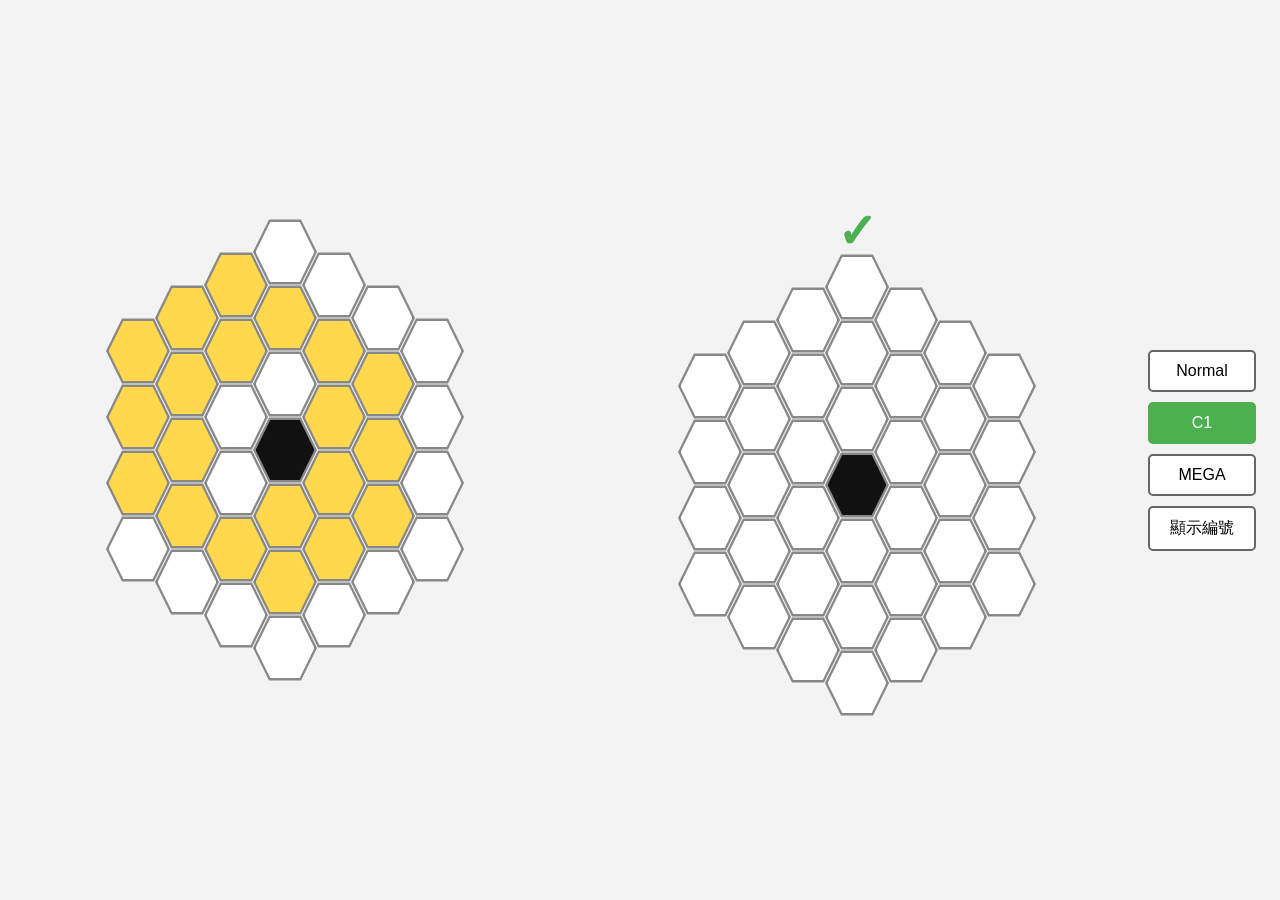
<file: 六角網格.html>
<!DOCTYPE html>
<html lang="zh-Hant">
<head>
  <meta charset="UTF-8" />
  <meta name="viewport" content="width=device-width, initial-scale=1.0" />
  <title>六角形網格切換</title>
  <style>
    body {
      margin: 0;
      min-height: 100vh;
      display: flex;
      justify-content: center;
      align-items: center;
      background: #f3f3f3;
      font-family: Arial, sans-serif;
      gap: 30px;
    }

    .container {
      display: flex;
      align-items: center;
      gap: 30px;
    }

    .boards-container {
      display: flex;
      gap: 50px;
      align-items: center;
    }

    .board-wrapper {
      display: flex;
      flex-direction: column;
      align-items: center;
      gap: 10px;
    }

    .status-indicator {
      font-size: 48px;
      font-weight: bold;
      height: 60px;
      display: flex;
      align-items: center;
      justify-content: center;
    }

    .status-indicator.valid {
      color: #4CAF50;
    }

    .status-indicator.invalid {
      color: #f44336;
    }

    .board {
      display: flex;
      flex-direction: column;
      align-items: center;
      gap: 0;
      padding: 30px;
      transform: rotate(-90deg) scaleY(-1);
      transform-origin: center center;
    }

    .row {
      display: flex;
      justify-content: center;
      margin-top: -25px;
    }

    .row:first-child {
      margin-top: 0;
    }

    .hex {
      position: relative;
      width: 64px;
      height: 74px;
      margin: 0 1px;
      background: #888;
      border: none;
      clip-path: polygon(
        25% 6%,
        75% 6%,
        100% 50%,
        75% 94%,
        25% 94%,
        0% 50%
      );
      cursor: pointer;
      box-sizing: border-box;
      transform: rotate(90deg) scaleY(-1);
      display: flex;
      justify-content: center;
      align-items: center;
    }

    .hex::before {
      content: '';
      position: absolute;
      width: 92%;
      height: 92%;
      background: white;
      clip-path: polygon(
        25% 6%,
        75% 6%,
        100% 50%,
        75% 94%,
        25% 94%,
        0% 50%
      );
      transition: background 0.2s ease;
      z-index: 0;
    }

    .hex::after {
      content: attr(data-coord);
      position: absolute;
      z-index: 1;
      font-size: 10px;
      color: #333;
      font-weight: bold;
      transform: scaleY(-1) rotate(-90deg);
      pointer-events: none;
      display: none;
    }

    .show-coords .hex::after {
      display: block;
    }

    .hex.yellow::before {
      background: #ffd84d;
    }

    .hex.black::before {
      background: #111;
    }

    .hex.gray::before {
      background: #aaa;
    }

    .hex.purple::before {
      background: #9370DB;
    }

    .hex.blue::before {
      background: #4169E1;
    }

    .hex.orange::before {
      background: #FF8C00;
    }

    .hex.purple::before {
      background: #9370DB;
    }

    .hex.green::before {
      background: #32CD32;
    }

    .hex.black {
      cursor: not-allowed;
    }

    .hex:hover:not(.black)::before {
      filter: brightness(0.95);
    }

    .controls {
      display: flex;
      flex-direction: column;
      gap: 10px;
    }

    .mode-button {
      padding: 10px 20px;
      font-size: 16px;
      cursor: pointer;
      border: 2px solid #666;
      background: white;
      border-radius: 5px;
      transition: all 0.2s;
    }

    .mode-button.active {
      background: #4CAF50;
      color: white;
      border-color: #4CAF50;
    }

    .mode-button:hover {
      background: #f0f0f0;
    }

    .mode-button.active:hover {
      background: #45a049;
    }
  </style>
</head>
<body>
  <div class="container">
    <div class="boards-container">
      <div class="board-wrapper">
        <div class="board" id="board"></div>
      </div>
      <div class="board-wrapper">
        <div class="status-indicator valid" id="statusIndicator">✓</div>
        <div class="board" id="board2"></div>
      </div>
    </div>
    <div class="controls">
      <button class="mode-button" id="normalMode">Normal</button>
      <button class="mode-button" id="c1Mode">C1</button>
      <button class="mode-button" id="megaMode">MEGA</button>
      <button class="mode-button" id="toggleCoords">顯示編號</button>
    </div>
  </div>

  <script>
    let currentMode = 'normal';
    const rowCounts = [4, 5, 6, 7, 6, 5, 4];
    const board = document.getElementById('board');
    const board2 = document.getElementById('board2');
    
    // 存储所有hex元素的映射 [row,col] -> hex element
    const hexMap = new Map();
    const hexMap2 = new Map(); // 第二个棋盘的映射
    // 存储每个hex的标记状态
    const markedHexes = new Map(); // key: "row,col", value: { gray: true, affectedCells: [...] }

    // 中央格：第4排(索引3) 的第4格(索引3)
    const centerRow = 3;
    const centerCol = 3;

    // 初始为白色的格子坐标 [行, 列]
    const whiteHexes = [
      [0,0], [1,0], [2,0], [3,0], [4,0], [5,0], [6,0],
      [2,2], [2,3],
      [3,4], [3,6],
      [4,5],
      [5,4],
      [6,1], [6,2], [6,3]
    ];

    // 创建白色格子集合用于快速查询
    const whiteSet = new Set(whiteHexes.map(([r, c]) => `${r},${c}`));

    // 获取相邻格子的坐标（C1模式影响的三个方向）
    function getAdjacentCells(row, col) {
      const adjacent = [];
      const currentRowCount = rowCounts[6 - row]; // 转换为实际的rowIndex
      
      // 六角网格的相邻关系根据行位置不同而不同
      // row 0-3: 扩展部分（行数递增）
      // row 4-6: 收缩部分（行数递减）
      
      if (row <= 3) {
        // 扩展部分：[1,3]影响[0,2][0,3][1,4]
        // 规则：row-1,col-1 / row-1,col / row,col+1
        
        if (row > 0) {
          const lowerRowCount = rowCounts[6 - (row - 1)];
          // 下方左侧：row-1, col-1
          if (col > 0 && col - 1 < lowerRowCount) {
            adjacent.push([row - 1, col - 1]);
          }
          // 下方右侧：row-1, col
          if (col < lowerRowCount) {
            adjacent.push([row - 1, col]);
          }
        }
        // 右方：row, col+1
        if (col + 1 < currentRowCount) {
          adjacent.push([row, col + 1]);
        }
      } else {
        // 收缩部分：[4,2]影响[3,2][3,3][4,3]
        // 规则：row-1,col / row-1,col+1 / row,col+1
        
        if (row > 0) {
          const lowerRowCount = rowCounts[6 - (row - 1)];
          // 下方：row-1, col
          if (col < lowerRowCount) {
            adjacent.push([row - 1, col]);
          }
          // 下方右侧：row-1, col+1
          if (col + 1 < lowerRowCount) {
            adjacent.push([row - 1, col + 1]);
          }
        }
        // 右方：row, col+1
        if (col + 1 < currentRowCount) {
          adjacent.push([row, col + 1]);
        }
      }
      
      return adjacent;
    }

    // 获取MEGA模式影响的格子坐标
    function getMegaAdjacentCells(row, col) {
      const adjacent = [];
      const currentRowCount = rowCounts[6 - row];
      
      if (row <= 3) {
        // 扩展部分：[1,3]影响[0,1][0,2][0,3][1,2][1,4][2,3][2,4][2,5]
        
        // 下方行 (row-1): col-2, col-1, col
        if (row > 0) {
          const lowerRowCount = rowCounts[6 - (row - 1)];
          if (col >= 2 && col - 2 < lowerRowCount) adjacent.push([row - 1, col - 2]);
          if (col >= 1 && col - 1 < lowerRowCount) adjacent.push([row - 1, col - 1]);
          if (col < lowerRowCount) adjacent.push([row - 1, col]);
        }
        
        // 同行 (row): col-1, col+1
        if (col >= 1) adjacent.push([row, col - 1]);
        if (col + 1 < currentRowCount) adjacent.push([row, col + 1]);
        
        // 上方行 (row+1): col, col+1, col+2
        if (row < 6) {
          const upperRowCount = rowCounts[6 - (row + 1)];
          if (col < upperRowCount) adjacent.push([row + 1, col]);
          if (col + 1 < upperRowCount) adjacent.push([row + 1, col + 1]);
          if (col + 2 < upperRowCount) adjacent.push([row + 1, col + 2]);
        }
      } else {
        // 收缩部分：row >= 4
        
        // 下方行 (row-1): col, col+1, col+2
        if (row > 0) {
          const lowerRowCount = rowCounts[6 - (row - 1)];
          if (col < lowerRowCount) adjacent.push([row - 1, col]);
          if (col + 1 < lowerRowCount) adjacent.push([row - 1, col + 1]);
          if (col + 2 < lowerRowCount) adjacent.push([row - 1, col + 2]);
        }
        
        // 同行 (row): col-1, col+1
        if (col >= 1) adjacent.push([row, col - 1]);
        if (col + 1 < currentRowCount) adjacent.push([row, col + 1]);
        
        // 上方行 (row+1): col-2, col-1, col
        if (row < 6) {
          const upperRowCount = rowCounts[6 - (row + 1)];
          if (col >= 2 && col - 2 < upperRowCount) adjacent.push([row + 1, col - 2]);
          if (col >= 1 && col - 1 < upperRowCount) adjacent.push([row + 1, col - 1]);
          if (col < upperRowCount) adjacent.push([row + 1, col]);
        }
      }
      
      return adjacent;
    }

    // 获取MEGA模式下右方棋盘应该变紫色的格子
    function getMegaRightBoardCells(row, col) {
      const cells = [];
      const currentRowCount = rowCounts[6 - row];
      
      // 同行：col-1, col
      if (col >= 1) cells.push([row, col - 1]);
      cells.push([row, col]);
      
      // 上方行的规则根据行号不同而不同
      if (row < 6) {
        const upperRowCount = rowCounts[6 - (row + 1)];
        
        if (row <= 2) {
          // row 0-2（扩展到最宽部分）：上方行对应 col, col+1
          if (col < upperRowCount) cells.push([row + 1, col]);
          if (col + 1 < upperRowCount) cells.push([row + 1, col + 1]);
        } else {
          // row 3-6（最宽行和收缩部分）：上方行对应 col-1, col
          if (col >= 1 && col - 1 < upperRowCount) cells.push([row + 1, col - 1]);
          if (col < upperRowCount) cells.push([row + 1, col]);
        }
      }
      
      return cells;
    }

    // 检查右方棋盘是否有重复标记
    function checkRightBoardConflicts() {
      const statusIndicator = document.getElementById('statusIndicator');
      let hasConflict = false;
      
      // 检查每个位置
      hexMap2.forEach((hex, key) => {
        const hasGray = hex.classList.contains('gray');
        const hasPurple = hex.classList.contains('purple');
        
        // 如果同时有灰色和紫色，就是冲突
        if (hasGray && hasPurple) {
          hasConflict = true;
        }
      });
      
      // 检查紫色是否有重复（同一个格子被多个MEGA标记）
      const purpleCount = new Map();
      markedHexes.forEach((markData, key) => {
        if (markData.rightBoardCells) {
          markData.rightBoardCells.forEach((pos) => {
            purpleCount.set(pos, (purpleCount.get(pos) || 0) + 1);
          });
        }
      });
      
      // 检查是否有位置被标记了多次
      purpleCount.forEach((count, pos) => {
        if (count > 1) {
          hasConflict = true;
        }
      });
      
      // 更新状态指示器
      if (hasConflict) {
        statusIndicator.textContent = '✗';
        statusIndicator.className = 'status-indicator invalid';
      } else {
        statusIndicator.textContent = '✓';
        statusIndicator.className = 'status-indicator valid';
      }
    }

    // 模式切换
    document.getElementById('normalMode').addEventListener('click', () => {
      currentMode = 'normal';
      document.querySelectorAll('.mode-button').forEach(btn => btn.classList.remove('active'));
      document.getElementById('normalMode').classList.add('active');
    });

    document.getElementById('c1Mode').addEventListener('click', () => {
      currentMode = 'c1';
      document.querySelectorAll('.mode-button').forEach(btn => btn.classList.remove('active'));
      document.getElementById('c1Mode').classList.add('active');
    });

    document.getElementById('megaMode').addEventListener('click', () => {
      currentMode = 'mega';
      document.querySelectorAll('.mode-button').forEach(btn => btn.classList.remove('active'));
      document.getElementById('megaMode').classList.add('active');
    });

    // 默认选中C1模式
    document.getElementById('c1Mode').classList.add('active');
    currentMode = 'c1';

    // 切换坐标显示
    document.getElementById('toggleCoords').addEventListener('click', () => {
      board.classList.toggle('show-coords');
      board2.classList.toggle('show-coords');
      const btn = document.getElementById('toggleCoords');
      if (board.classList.contains('show-coords')) {
        btn.textContent = '隱藏編號';
      } else {
        btn.textContent = '顯示編號';
      }
    });

    // 创建左方棋盘
    rowCounts.forEach((count, rowIndex) => {
      const row = document.createElement('div');
      row.className = 'row';

      for (let colIndex = 0; colIndex < count; colIndex++) {
        const hex = document.createElement('div');
        hex.className = 'hex';

        // 坐标映射：
        //  - 行号从下往上递增：actualRow = 6 - rowIndex
        //  - 列号每行从左到右递增：actualCol = colIndex
        const actualRow = 6 - rowIndex;
        const actualCol = colIndex;

        const isCenter = actualRow === centerRow && actualCol === centerCol;
        const isWhite = whiteSet.has(`${actualRow},${actualCol}`);

        // 存储坐标信息
        hex.dataset.row = actualRow;
        hex.dataset.col = actualCol;
        hex.dataset.coord = `${actualRow},${actualCol}`;
        hexMap.set(`${actualRow},${actualCol}`, hex);

        if (isCenter) {
          hex.classList.add('black');
        } else {
          // 如果不在白色列表中，初始为黄色
          if (!isWhite) {
            hex.classList.add('yellow');
          }
          
          hex.addEventListener('click', () => {
            const row = parseInt(hex.dataset.row);
            const col = parseInt(hex.dataset.col);
            const key = `${row},${col}`;

            if (currentMode === 'normal') {
              // 正常模式：切换黄色
              hex.classList.toggle('yellow');
            } else if (currentMode === 'c1') {
              // C1模式
              if (markedHexes.has(key)) {
                // 已标记，恢复原样
                const markData = markedHexes.get(key);
                hex.classList.remove('gray');
                
                // 恢复该格子原本的颜色
                if (markData.wasYellow) {
                  hex.classList.add('yellow');
                }
                
                // 恢复受影响的格子
                markData.affectedCells.forEach(({pos, wasYellow}) => {
                  const affectedHex = hexMap.get(pos);
                  if (affectedHex && wasYellow) {
                    affectedHex.classList.add('yellow');
                  }
                });
                
                // 恢复右方棋盘的灰色标记
                const rightHex = hexMap2.get(key);
                if (rightHex) {
                  rightHex.classList.remove('gray');
                }
                
                markedHexes.delete(key);
                checkRightBoardConflicts(); // 检查冲突
              } else {
                // 未标记，标记为灰色
                const wasYellow = hex.classList.contains('yellow');
                hex.classList.add('gray');
                hex.classList.remove('yellow');
                
                const affectedCells = [];
                const adjacent = getAdjacentCells(row, col);
                
                // 将相邻的黄色格子变为白色（黑色格子不转换）
                adjacent.forEach(([adjRow, adjCol]) => {
                  const adjKey = `${adjRow},${adjCol}`;
                  const adjHex = hexMap.get(adjKey);
                  // 只转换黄色格子，跳过黑色和白色
                  if (adjHex && adjHex.classList.contains('yellow') && !adjHex.classList.contains('black')) {
                    adjHex.classList.remove('yellow');
                    affectedCells.push({pos: adjKey, wasYellow: true});
                  }
                });
                
                // 右方棋盘同位置也标记为灰色
                const rightHex = hexMap2.get(key);
                if (rightHex) {
                  rightHex.classList.add('gray');
                }
                
                markedHexes.set(key, {wasYellow, affectedCells});
                checkRightBoardConflicts(); // 检查冲突
              }
            } else if (currentMode === 'mega') {
              // MEGA模式：只能点击黄色格子
              if (!hex.classList.contains('yellow') && !markedHexes.has(key)) {
                return; // 不是黄色且未被标记，不执行操作
              }
              
              if (markedHexes.has(key)) {
                // 已标记，恢复原样
                const markData = markedHexes.get(key);
                hex.classList.remove('purple');
                
                // 恢复该格子原本的颜色
                if (markData.wasYellow) {
                  hex.classList.add('yellow');
                }
                
                // 恢复受影响的格子
                markData.affectedCells.forEach(({pos, wasYellow}) => {
                  const affectedHex = hexMap.get(pos);
                  if (affectedHex && wasYellow) {
                    affectedHex.classList.add('yellow');
                  }
                });
                
                // 恢复右方棋盘的紫色标记
                if (markData.rightBoardCells) {
                  markData.rightBoardCells.forEach((pos) => {
                    const rightHex = hexMap2.get(pos);
                    if (rightHex) {
                      rightHex.classList.remove('purple');
                    }
                  });
                }
                
                markedHexes.delete(key);
                checkRightBoardConflicts(); // 检查冲突
              } else {
                // 未标记，标记为紫色
                const wasYellow = hex.classList.contains('yellow');
                hex.classList.add('purple');
                hex.classList.remove('yellow');
                
                const affectedCells = [];
                const adjacent = getMegaAdjacentCells(row, col);
                
                // 将相邻的黄色格子变为白色（黑色格子不转换）
                adjacent.forEach(([adjRow, adjCol]) => {
                  const adjKey = `${adjRow},${adjCol}`;
                  const adjHex = hexMap.get(adjKey);
                  // 只转换黄色格子，跳过黑色和白色
                  if (adjHex && adjHex.classList.contains('yellow') && !adjHex.classList.contains('black')) {
                    adjHex.classList.remove('yellow');
                    affectedCells.push({pos: adjKey, wasYellow: true});
                  }
                });
                
                // 右方棋盘标记紫色格子
                const rightBoardCells = [];
                const megaRightCells = getMegaRightBoardCells(row, col);
                megaRightCells.forEach(([adjRow, adjCol]) => {
                  const adjKey = `${adjRow},${adjCol}`;
                  const rightHex = hexMap2.get(adjKey);
                  if (rightHex) {
                    rightHex.classList.add('purple');
                    rightBoardCells.push(adjKey);
                  }
                });
                
                markedHexes.set(key, {wasYellow, affectedCells, rightBoardCells});
                checkRightBoardConflicts(); // 检查冲突
              }
            }
          });
        }

        row.appendChild(hex);
      }

      board.appendChild(row);
    });

    // 创建右方棋盘（全部白色）
    rowCounts.forEach((count, rowIndex) => {
      const row = document.createElement('div');
      row.className = 'row';

      for (let colIndex = 0; colIndex < count; colIndex++) {
        const hex = document.createElement('div');
        hex.className = 'hex';

        const actualRow = 6 - rowIndex;
        const actualCol = colIndex;

        const isCenter = actualRow === centerRow && actualCol === centerCol;

        // 存储坐标信息
        hex.dataset.row = actualRow;
        hex.dataset.col = actualCol;
        hex.dataset.coord = `${actualRow},${actualCol}`;
        hexMap2.set(`${actualRow},${actualCol}`, hex);

        if (isCenter) {
          hex.classList.add('black');
        }
        // 右方棋盘初始全部为白色，不添加yellow类

        row.appendChild(hex);
      }

      board2.appendChild(row);
    });

    // 初始化状态检查
    checkRightBoardConflicts();
  </script>
</body>
</html>
</file>
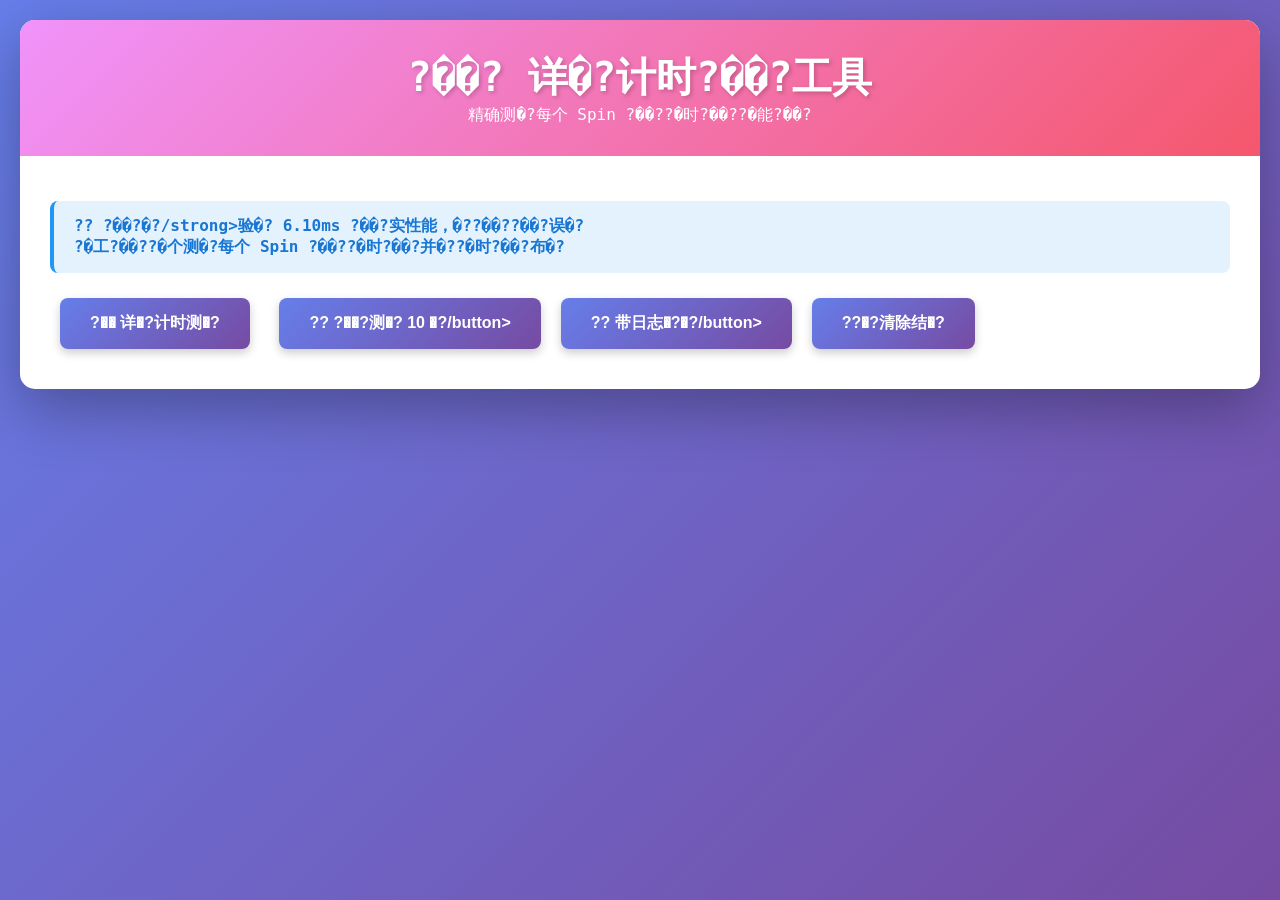
<file: demo/tests/detailed_timing_test.html>
<!DOCTYPE html>
<html lang="zh-TW">
<head>
    <meta charset="UTF-8">
    <meta name="viewport" content="width=device-width, initial-scale=1.0">
    <title>?��? 详�?计时?��?</title>
    <style>
        * {
            margin: 0;
            padding: 0;
            box-sizing: border-box;
        }
        
        body {
            font-family: 'Consolas', 'Monaco', monospace;
            background: linear-gradient(135deg, #667eea 0%, #764ba2 100%);
            padding: 20px;
            min-height: 100vh;
        }
        
        .container {
            max-width: 1400px;
            margin: 0 auto;
            background: white;
            border-radius: 15px;
            box-shadow: 0 20px 60px rgba(0,0,0,0.3);
            overflow: hidden;
        }
        
        .header {
            background: linear-gradient(135deg, #f093fb 0%, #f5576c 100%);
            color: white;
            padding: 30px;
            text-align: center;
        }
        
        h1 {
            font-size: 2.5em;
            text-shadow: 2px 2px 4px rgba(0,0,0,0.2);
        }
        
        .content {
            padding: 30px;
        }
        
        button {
            background: linear-gradient(135deg, #667eea 0%, #764ba2 100%);
            color: white;
            border: none;
            padding: 15px 30px;
            font-size: 16px;
            font-weight: 600;
            border-radius: 8px;
            cursor: pointer;
            margin: 10px;
            transition: all 0.3s;
            box-shadow: 0 4px 10px rgba(0,0,0,0.2);
        }
        
        button:hover {
            transform: translateY(-2px);
            box-shadow: 0 6px 20px rgba(0,0,0,0.3);
        }
        
        .result-section {
            margin: 20px 0;
            padding: 20px;
            background: #f8f9fa;
            border-radius: 10px;
            border-left: 4px solid #667eea;
        }
        
        table {
            width: 100%;
            border-collapse: collapse;
            margin: 15px 0;
            background: white;
            border-radius: 8px;
            overflow: hidden;
            box-shadow: 0 2px 8px rgba(0,0,0,0.1);
        }
        
        th {
            background: #667eea;
            color: white;
            padding: 12px;
            text-align: left;
            font-weight: 600;
        }
        
        td {
            padding: 10px 12px;
            border-bottom: 1px solid #eee;
        }
        
        tr:hover {
            background: #f0f0f0;
        }
        
        .summary {
            display: grid;
            grid-template-columns: repeat(auto-fit, minmax(250px, 1fr));
            gap: 15px;
            margin: 20px 0;
        }
        
        .summary-card {
            background: linear-gradient(135deg, #667eea 0%, #764ba2 100%);
            color: white;
            padding: 20px;
            border-radius: 10px;
            box-shadow: 0 4px 10px rgba(0,0,0,0.2);
        }
        
        .summary-card h3 {
            font-size: 0.9em;
            margin-bottom: 10px;
            opacity: 0.9;
        }
        
        .summary-card .value {
            font-size: 2.2em;
            font-weight: 700;
        }
        
        .alert {
            padding: 15px 20px;
            border-radius: 8px;
            margin: 15px 0;
            border-left: 4px solid;
        }
        
        .alert-info {
            background: #e3f2fd;
            color: #1976d2;
            border-color: #2196F3;
        }
        
        .alert-warning {
            background: #fff3e0;
            color: #f57c00;
            border-color: #ff9800;
        }
        
        .alert-success {
            background: #e8f5e9;
            color: #388e3c;
            border-color: #4caf50;
        }
        
        .log {
            background: #1e1e1e;
            color: #d4d4d4;
            padding: 15px;
            border-radius: 8px;
            max-height: 400px;
            overflow-y: auto;
            font-size: 13px;
            line-height: 1.6;
            margin: 15px 0;
        }
        
        .log-entry {
            padding: 3px 0;
        }
        
        .fast {
            color: #4caf50;
            font-weight: 700;
        }
        
        .slow {
            color: #f44336;
            font-weight: 700;
        }
        
        .normal {
            color: #2196F3;
            font-weight: 700;
        }
    </style>
</head>
<body>
    <div class="container">
        <div class="header">
            <h1>?��? 详�?计时?��?工具</h1>
            <p>精确测�?每个 Spin ?��??�时?��??�能?��?</p>
        </div>
        
        <div class="content">
            <div class="alert alert-info">
                <strong>?? ?��?�?/strong>验�? 6.10ms ?��?实性能，�??��??��?误�?
                <br>?�工?��??�个测�?每个 Spin ?��??�时?��?并�??�时?��?布�?
            </div>
            
            <div>
                <button onclick="testDetailedTiming()">?�� 详�?计时测�?</button>
                <button onclick="testMultipleRuns()">?? ?��?测�? 10 �?/button>
                <button onclick="testWithLogging()">?? 带日志�?�?/button>
                <button onclick="clearResults()">??�?清除结�?</button>
            </div>
            
            <div id="results"></div>
            <div id="logs" class="log" style="display: none;"></div>
        </div>
    </div>
    
    <script src="../data.js"></script>
    <script src="../engine.js"></script>
    
    <script>
        function clearResults() {
            document.getElementById('results').innerHTML = '';
            document.getElementById('logs').innerHTML = '';
            document.getElementById('logs').style.display = 'none';
        }
        
        function addLog(message) {
            const logs = document.getElementById('logs');
            logs.style.display = 'block';
            const entry = document.createElement('div');
            entry.className = 'log-entry';
            entry.textContent = `[${new Date().toLocaleTimeString('zh-TW', {hour12: false, fractionalSecondDigits: 3})}] ${message}`;
            logs.appendChild(entry);
            logs.scrollTop = logs.scrollHeight;
        }
        
        // 详�?计时测�?
        function testDetailedTiming() {
            clearResults();
            addLog('?? 开始详细计?��?�?..');
            
            const engine = new GameEngine(gameData);
            const spinTimings = [];
            let totalBFS = 0;
            let totalMatches = 0;
            
            // Hook 统计
            const originalFindConnectedGroup = engine.findConnectedGroup;
            engine.findConnectedGroup = function(...args) {
                totalBFS++;
                return originalFindConnectedGroup.apply(this, args);
            };
            
            const originalFindAllMatches = engine.findAllMatches;
            engine.findAllMatches = function(...args) {
                totalMatches++;
                return originalFindAllMatches.apply(this, args);
            };
            
            // 测�??��??�间
            const overallStart = performance.now();
            
            // ?�个?��? Spin 并计??
            for (let i = 0; i < 10; i++) {
                const spinStart = performance.now();
                const bfsBeforeSpin = totalBFS;
                const matchesBeforeSpin = totalMatches;
                
                const spin = engine._generateSingleSpin(true, i, 1);
                
                const spinDuration = performance.now() - spinStart;
                const bfsThisSpin = totalBFS - bfsBeforeSpin;
                const matchesThisSpin = totalMatches - matchesBeforeSpin;
                
                spinTimings.push({
                    index: i + 1,
                    duration: spinDuration,
                    bfs: bfsThisSpin,
                    matches: matchesThisSpin,
                    score: spin.totalScore,
                    groups: spin.allConnectedGroups.length,
                    cascades: spin.cascadeResults.length
                });
                
                addLog(`Spin ${i+1}: ${spinDuration.toFixed(3)}ms, BFS ${bfsThisSpin}, 连线 ${spin.allConnectedGroups.length}, ?�数 ${spin.totalScore}`);
            }
            
            const overallDuration = performance.now() - overallStart;
            
            addLog(`??测�?完�?！总耗时: ${overallDuration.toFixed(3)}ms`);
            
            // ?��?结�?
            const avgDuration = spinTimings.reduce((sum, s) => sum + s.duration, 0) / spinTimings.length;
            const maxDuration = Math.max(...spinTimings.map(s => s.duration));
            const minDuration = Math.min(...spinTimings.map(s => s.duration));
            const avgBFS = spinTimings.reduce((sum, s) => sum + s.bfs, 0) / spinTimings.length;
            
            // ?��??��?
            let tableHTML = `
                <table>
                    <thead>
                        <tr>
                            <th>Spin</th>
                            <th>?�时 (ms)</th>
                            <th>BFS调用</th>
                            <th>findAllMatches</th>
                            <th>连线??/th>
                            <th>Cascades</th>
                            <th>?�数</th>
                            <th>?�度</th>
                        </tr>
                    </thead>
                    <tbody>
            `;
            
            spinTimings.forEach(s => {
                let speedClass = 'normal';
                let speedText = '�?��';
                if (s.duration < 1) {
                    speedClass = 'fast';
                    speedText = '?��?�?;
                } else if (s.duration < 5) {
                    speedClass = 'fast';
                    speedText = '�?;
                } else if (s.duration > 100) {
                    speedClass = 'slow';
                    speedText = '??;
                }
                
                tableHTML += `
                    <tr>
                        <td>Spin ${s.index}</td>
                        <td><strong>${s.duration.toFixed(3)}</strong></td>
                        <td>${s.bfs}</td>
                        <td>${s.matches}</td>
                        <td>${s.groups}</td>
                        <td>${s.cascades}</td>
                        <td>${s.score.toLocaleString()}</td>
                        <td class="${speedClass}">${speedText}</td>
                    </tr>
                `;
            });
            
            tableHTML += '</tbody></table>';
            
            // ?�示结�?
            const html = `
                <div class="result-section">
                    <h2 style="color: #667eea; margin-bottom: 20px;">?? 详�?计时结�?</h2>
                    
                    <div class="summary">
                        <div class="summary-card">
                            <h3>?�耗时</h3>
                            <div class="value">${overallDuration.toFixed(2)} ms</div>
                        </div>
                        <div class="summary-card">
                            <h3>平�?�?Spin</h3>
                            <div class="value">${avgDuration.toFixed(2)} ms</div>
                        </div>
                        <div class="summary-card">
                            <h3>?��?/h3>
                            <div class="value">${minDuration.toFixed(2)} ms</div>
                        </div>
                        <div class="summary-card">
                            <h3>?�??/h3>
                            <div class="value">${maxDuration.toFixed(2)} ms</div>
                        </div>
                        <div class="summary-card">
                            <h3>??BFS</h3>
                            <div class="value">${totalBFS}</div>
                        </div>
                        <div class="summary-card">
                            <h3>平�? BFS/Spin</h3>
                            <div class="value">${avgBFS.toFixed(1)}</div>
                        </div>
                    </div>
                    
                    ${overallDuration < 10 ? `
                        <div class="alert alert-warning">
                            <strong>?��? ?�能异常快�?</strong><br>
                            ?�耗时 ${overallDuration.toFixed(2)}ms 对�? ${totalBFS} �?BFS 调用?�说?�常快�?br>
                            ?�能?��?�?br>
                            1. V8 引�???JIT 优�??�常激�?br>
                            2. ?�据?��?小�?计�??��?<br>
                            3. 浏�??��?�?br>
                            4. ?��??��?被�??��?<br>
                            <strong>平�?每次 BFS�?{(overallDuration / totalBFS * 1000).toFixed(1)} 微�?</strong>
                        </div>
                    ` : `
                        <div class="alert alert-success">
                            <strong>???�能�?��</strong><br>
                            ?�耗时 ${overallDuration.toFixed(2)}ms，符?��??��?
                        </div>
                    `}
                    
                    <h3 style="color: #667eea; margin: 20px 0 10px 0;">每个 Spin 详�?</h3>
                    ${tableHTML}
                </div>
            `;
            
            document.getElementById('results').innerHTML = html;
        }
        
        // ?��?测�?
        function testMultipleRuns() {
            clearResults();
            addLog('?? 开始�?复�?�?10 �?..');
            
            const runs = [];
            
            for (let run = 0; run < 10; run++) {
                const engine = new GameEngine(gameData);
                let bfsCount = 0;
                
                // Hook
                const originalFindConnectedGroup = engine.findConnectedGroup;
                engine.findConnectedGroup = function(...args) {
                    bfsCount++;
                    return originalFindConnectedGroup.apply(this, args);
                };
                
                const start = performance.now();
                const script = engine.generateFreeGameScript(10, 0);
                const duration = performance.now() - start;
                
                runs.push({
                    run: run + 1,
                    duration,
                    bfs: bfsCount,
                    score: script.totalScore,
                    spins: script.spins.length
                });
                
                addLog(`Run ${run+1}: ${duration.toFixed(3)}ms, BFS ${bfsCount}, ?�数 ${script.totalScore}`);
            }
            
            const avgDuration = runs.reduce((sum, r) => sum + r.duration, 0) / runs.length;
            const minDuration = Math.min(...runs.map(r => r.duration));
            const maxDuration = Math.max(...runs.map(r => r.duration));
            const stdDev = Math.sqrt(runs.reduce((sum, r) => sum + Math.pow(r.duration - avgDuration, 2), 0) / runs.length);
            const avgBFS = runs.reduce((sum, r) => sum + r.bfs, 0) / runs.length;
            
            addLog(`??测�?完�?！平?? ${avgDuration.toFixed(3)}ms, ?��?�? ${stdDev.toFixed(3)}ms`);
            
            let tableHTML = `
                <table>
                    <thead>
                        <tr>
                            <th>Run</th>
                            <th>?�时 (ms)</th>
                            <th>BFS 调用</th>
                            <th>?��???/th>
                            <th>Spin ??/th>
                        </tr>
                    </thead>
                    <tbody>
            `;
            
            runs.forEach(r => {
                tableHTML += `
                    <tr>
                        <td>Run ${r.run}</td>
                        <td><strong>${r.duration.toFixed(3)}</strong></td>
                        <td>${r.bfs}</td>
                        <td>${r.score.toLocaleString()}</td>
                        <td>${r.spins}</td>
                    </tr>
                `;
            });
            
            tableHTML += '</tbody></table>';
            
            const html = `
                <div class="result-section">
                    <h2 style="color: #667eea; margin-bottom: 20px;">?? ?��?测�?结�? (10�?</h2>
                    
                    <div class="summary">
                        <div class="summary-card">
                            <h3>平�??�时</h3>
                            <div class="value">${avgDuration.toFixed(2)} ms</div>
                        </div>
                        <div class="summary-card">
                            <h3>?��?�?/h3>
                            <div class="value">${stdDev.toFixed(2)} ms</div>
                        </div>
                        <div class="summary-card">
                            <h3>?��?/h3>
                            <div class="value">${minDuration.toFixed(2)} ms</div>
                        </div>
                        <div class="summary-card">
                            <h3>?�??/h3>
                            <div class="value">${maxDuration.toFixed(2)} ms</div>
                        </div>
                        <div class="summary-card">
                            <h3>平�? BFS</h3>
                            <div class="value">${avgBFS.toFixed(0)}</div>
                        </div>
                        <div class="summary-card">
                            <h3>稳�???/h3>
                            <div class="value">±${(stdDev/avgDuration*100).toFixed(1)}%</div>
                        </div>
                    </div>
                    
                    <div class="alert alert-info">
                        <strong>?? 稳�??��??��?</strong><br>
                        波动?�围�?{minDuration.toFixed(2)}ms ~ ${maxDuration.toFixed(2)}ms<br>
                        ?�对?��?差�?${(stdDev/avgDuration*100).toFixed(2)}%<br>
                        ${stdDev/avgDuration < 0.1 ? '???�能?�常稳�?' : stdDev/avgDuration < 0.2 ? '???�能稳�?' : '?��? ?�能波动较大'}
                    </div>
                    
                    <h3 style="color: #667eea; margin: 20px 0 10px 0;">每次测�?详�?</h3>
                    ${tableHTML}
                    
                    ${avgDuration < 10 ? `
                        <div class="alert alert-warning">
                            <strong>?? 深入?��?�?/strong><br>
                            平�??�时 ${avgDuration.toFixed(2)}ms 对�? 10 �?Spin（约 ${avgBFS.toFixed(0)} �?BFS）�?常快??br>
                            <br>
                            <strong>每次 BFS 平�??�时�?{(avgDuration / avgBFS * 1000).toFixed(1)} 微�?</strong><br>
                            <br>
                            这�??��?�?br>
                            - 如�??��?实性能：V8 引�?优�?得�?常好！�?<br>
                            - 如�??�据?��?：可?��?要�?试更大�??�据???��?<br>
                            - 如�??��?存�??�能?�要�?试�??��??�机seed ?��?
                        </div>
                    ` : ''}
                </div>
            `;
            
            document.getElementById('results').innerHTML = html;
        }
        
        // 带日志�?�?
        function testWithLogging() {
            clearResults();
            addLog('?? 开始带详�??��??��?�?..');
            
            const engine = new GameEngine(gameData);
            let bfsCount = 0;
            let matchesCount = 0;
            const bfsTimings = [];
            
            // Hook BFS 并记录�?次耗时
            const originalFindConnectedGroup = engine.findConnectedGroup;
            engine.findConnectedGroup = function(...args) {
                bfsCount++;
                const start = performance.now();
                const result = originalFindConnectedGroup.apply(this, args);
                const duration = performance.now() - start;
                bfsTimings.push(duration);
                
                if (bfsCount <= 20 || bfsCount % 100 === 0) {
                    addLog(`  BFS ${bfsCount}: ${duration.toFixed(4)}ms, 返�? ${result.length} 个cell`);
                }
                
                return result;
            };
            
            const originalFindAllMatches = engine.findAllMatches;
            engine.findAllMatches = function(...args) {
                matchesCount++;
                addLog(`?? findAllMatches 调用 #${matchesCount}`);
                return originalFindAllMatches.apply(this, args);
            };
            
            addLog('\n?��? 开始�???FreeGame...\n');
            
            const start = performance.now();
            const script = engine.generateFreeGameScript(10, 0);
            const duration = performance.now() - start;
            
            addLog(`\n???��?完�?！总耗时: ${duration.toFixed(3)}ms`);
            
            // ?��? BFS ?�时
            const avgBFSDuration = bfsTimings.reduce((sum, t) => sum + t, 0) / bfsTimings.length;
            const maxBFSDuration = Math.max(...bfsTimings);
            const minBFSDuration = Math.min(...bfsTimings);
            
            const html = `
                <div class="result-section">
                    <h2 style="color: #667eea; margin-bottom: 20px;">?? 详�??��?测�?结�?</h2>
                    
                    <div class="summary">
                        <div class="summary-card">
                            <h3>?�耗时</h3>
                            <div class="value">${duration.toFixed(2)} ms</div>
                        </div>
                        <div class="summary-card">
                            <h3>BFS ?�次??/h3>
                            <div class="value">${bfsCount}</div>
                        </div>
                        <div class="summary-card">
                            <h3>平�?每次 BFS</h3>
                            <div class="value">${(avgBFSDuration * 1000).toFixed(1)} μs</div>
                        </div>
                        <div class="summary-card">
                            <h3>BFS ?�??/h3>
                            <div class="value">${(maxBFSDuration * 1000).toFixed(1)} μs</div>
                        </div>
                        <div class="summary-card">
                            <h3>findAllMatches</h3>
                            <div class="value">${matchesCount}</div>
                        </div>
                        <div class="summary-card">
                            <h3>?��???/h3>
                            <div class="value">${script.totalScore.toLocaleString()}</div>
                        </div>
                    </div>
                    
                    <div class="alert alert-info">
                        <strong>?? ?�能?��?�?/strong><br>
                        ?�次 BFS 平�??�时�?{(avgBFSDuration * 1000).toFixed(2)} 微�?<br>
                        BFS ?�时?�围�?{(minBFSDuration * 1000).toFixed(2)} ~ ${(maxBFSDuration * 1000).toFixed(2)} 微�?<br>
                        BFS ?�耗时?��?�?{(avgBFSDuration * bfsCount / duration * 100).toFixed(1)}%<br>
                        ?��??��??�时�?{(duration - avgBFSDuration * bfsCount).toFixed(2)} ms (${((1 - avgBFSDuration * bfsCount / duration) * 100).toFixed(1)}%)
                    </div>
                    
                    ${avgBFSDuration < 0.01 ? `
                        <div class="alert alert-success">
                            <strong>???�能优�?�?/strong><br>
                            ?�次 BFS 平�? ${(avgBFSDuration * 1000).toFixed(2)} 微�?，说?��?<br>
                            - ??V8 JIT 优�??��?<br>
                            - ???��?复用?�制工�??�好<br>
                            - ??BFS 算�?高�?<br>
                            <br>
                            如�?这是?��??�能，那么�??��??�已经�?常�??��?！�??
                        </div>
                    ` : ''}
                    
                    <p style="margin-top: 15px; color: #666;">
                        ?��?下方?��?了解详�??�执行�?程�??�示??0次BFS?��?100次�?程�?�?
                    </p>
                </div>
            `;
            
            document.getElementById('results').innerHTML = html;
        }
        
        // ?��???
        console.log('?��? 详�?计时测�?工具已�?�?);
    </script>
</body>
</html>
</file>
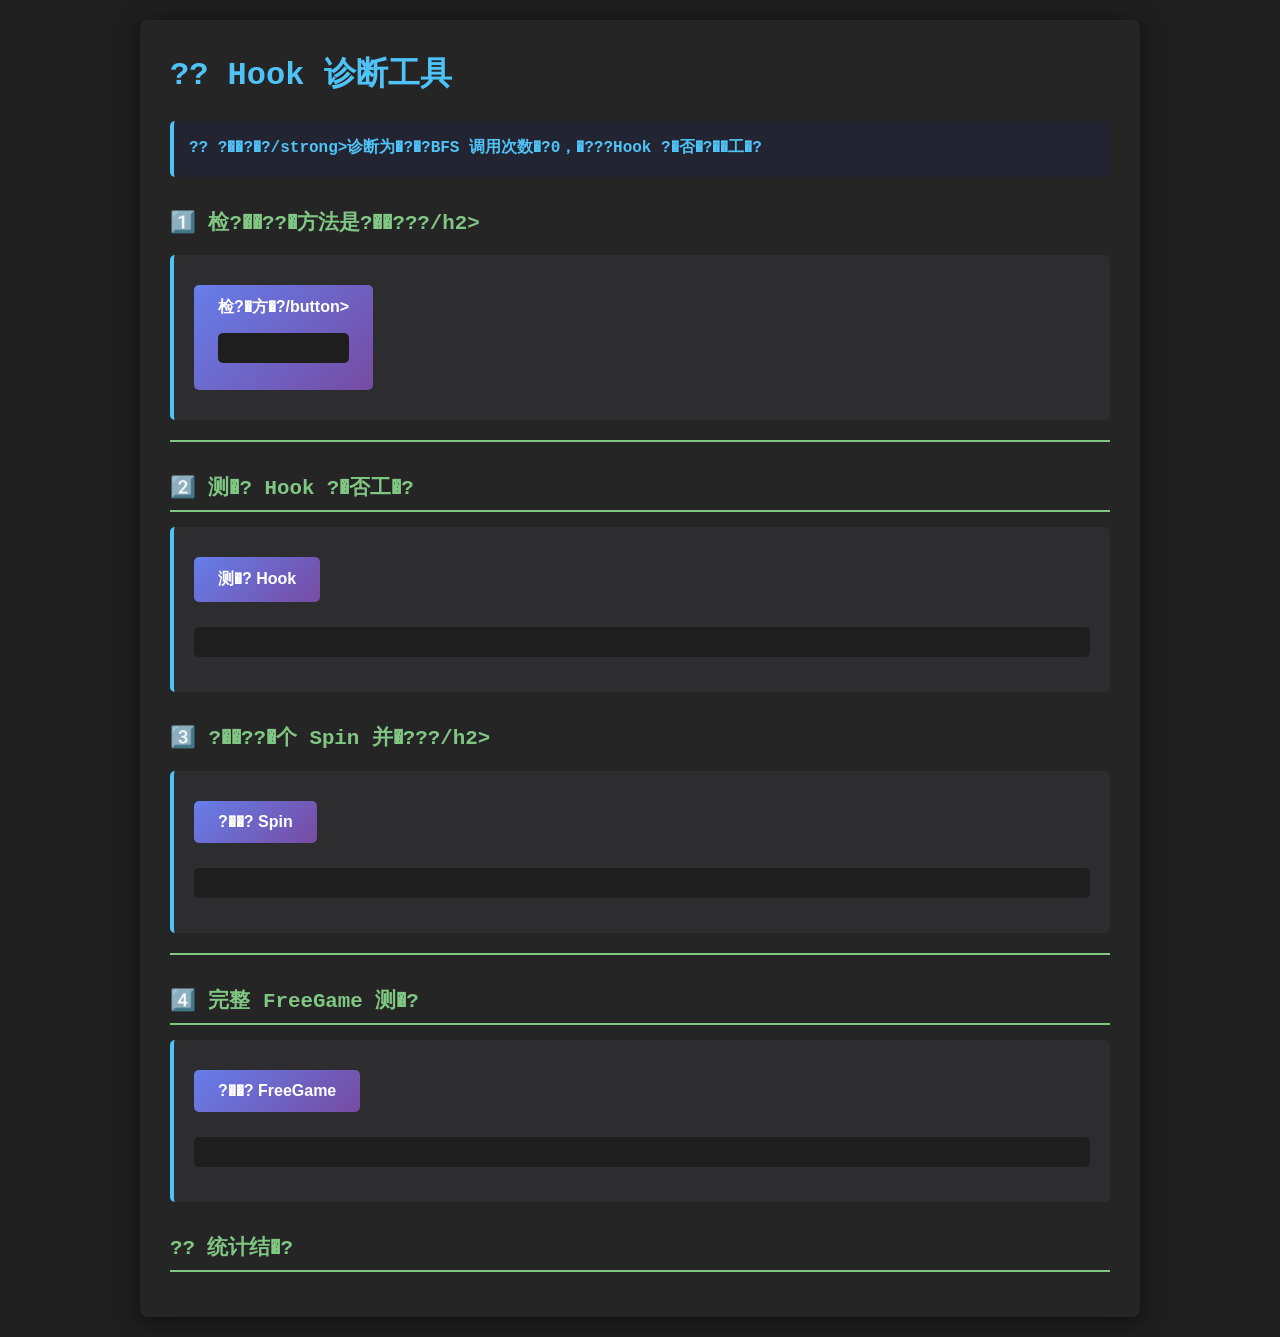
<file: demo/tests/hook_diagnosis.html>
<!DOCTYPE html>
<html lang="zh-TW">
<head>
    <meta charset="UTF-8">
    <meta name="viewport" content="width=device-width, initial-scale=1.0">
    <title>?? Hook 诊断工具</title>
    <style>
        * {
            margin: 0;
            padding: 0;
            box-sizing: border-box;
        }
        
        body {
            font-family: 'Consolas', 'Monaco', monospace;
            background: #1e1e1e;
            color: #d4d4d4;
            padding: 20px;
            line-height: 1.6;
        }
        
        .container {
            max-width: 1000px;
            margin: 0 auto;
            background: #252526;
            border-radius: 8px;
            padding: 30px;
            box-shadow: 0 4px 20px rgba(0,0,0,0.5);
        }
        
        h1 {
            color: #4fc3f7;
            margin-bottom: 20px;
            font-size: 2em;
        }
        
        h2 {
            color: #81c784;
            margin: 30px 0 15px 0;
            font-size: 1.3em;
            border-bottom: 2px solid #81c784;
            padding-bottom: 5px;
        }
        
        .test-section {
            background: #2d2d30;
            padding: 20px;
            margin: 15px 0;
            border-radius: 5px;
            border-left: 4px solid #4fc3f7;
        }
        
        button {
            background: linear-gradient(135deg, #667eea 0%, #764ba2 100%);
            color: white;
            border: none;
            padding: 12px 24px;
            font-size: 16px;
            font-weight: 600;
            border-radius: 5px;
            cursor: pointer;
            margin: 10px 10px 10px 0;
            transition: all 0.3s;
        }
        
        button:hover {
            transform: translateY(-2px);
            box-shadow: 0 4px 12px rgba(102, 126, 234, 0.4);
        }
        
        button:active {
            transform: translateY(0);
        }
        
        .log {
            background: #1e1e1e;
            padding: 15px;
            margin: 15px 0;
            border-radius: 5px;
            max-height: 500px;
            overflow-y: auto;
            font-size: 14px;
        }
        
        .log-entry {
            padding: 5px 0;
            border-bottom: 1px solid #3c3c3c;
        }
        
        .log-entry:last-child {
            border-bottom: none;
        }
        
        .success {
            color: #81c784;
        }
        
        .error {
            color: #e57373;
        }
        
        .warning {
            color: #ffb74d;
        }
        
        .info {
            color: #4fc3f7;
        }
        
        .result-box {
            background: #2d2d30;
            padding: 20px;
            margin: 15px 0;
            border-radius: 5px;
            border-left: 4px solid #81c784;
        }
        
        .stat {
            display: flex;
            justify-content: space-between;
            padding: 8px 0;
            border-bottom: 1px solid #3c3c3c;
        }
        
        .stat:last-child {
            border-bottom: none;
        }
        
        .stat-label {
            color: #9cdcfe;
        }
        
        .stat-value {
            color: #ce9178;
            font-weight: 700;
        }
        
        code {
            background: #1e1e1e;
            padding: 2px 6px;
            border-radius: 3px;
            color: #ce9178;
        }
        
        .alert {
            padding: 15px;
            margin: 15px 0;
            border-radius: 5px;
            border-left: 4px solid;
        }
        
        .alert-info {
            background: #1a237e20;
            border-color: #4fc3f7;
            color: #4fc3f7;
        }
        
        .alert-warning {
            background: #e6550020;
            border-color: #ffb74d;
            color: #ffb74d;
        }
        
        .alert-error {
            background: #b7171720;
            border-color: #e57373;
            color: #e57373;
        }
    </style>
</head>
<body>
    <div class="container">
        <h1>?? Hook 诊断工具</h1>
        
        <div class="alert alert-info">
            <strong>?? ?��?�?/strong>诊断为�?�?BFS 调用次数�?0，�???Hook ?�否�?��工�?
        </div>
        
        <h2>1️⃣ 检?��??�方法是?��???/h2>
        <div class="test-section">
            <button onclick="checkMethods()">检?�方�?/button>
            <div id="methodCheck" class="log"></div>
        </div>
        
        <h2>2️⃣ 测�? Hook ?�否工�?</h2>
        <div class="test-section">
            <button onclick="testHook()">测�? Hook</button>
            <div id="hookTest" class="log"></div>
        </div>
        
        <h2>3️⃣ ?��??�个 Spin 并�???/h2>
        <div class="test-section">
            <button onclick="testSingleSpin()">?��? Spin</button>
            <div id="spinTest" class="log"></div>
        </div>
        
        <h2>4️⃣ 完整 FreeGame 测�?</h2>
        <div class="test-section">
            <button onclick="testFreeGame()">?��? FreeGame</button>
            <div id="freeGameTest" class="log"></div>
        </div>
        
        <h2>?? 统计结�?</h2>
        <div id="statsResult"></div>
    </div>
    
    <script src="../data.js"></script>
    <script src="../engine.js"></script>
    
    <script>
        function log(containerId, message, type = 'info') {
            const container = document.getElementById(containerId);
            const entry = document.createElement('div');
            entry.className = `log-entry ${type}`;
            entry.textContent = message;
            container.appendChild(entry);
            container.scrollTop = container.scrollHeight;
        }
        
        function clearLog(containerId) {
            document.getElementById(containerId).innerHTML = '';
        }
        
        // 1. 检?�方法是?��???
        function checkMethods() {
            clearLog('methodCheck');
            
            log('methodCheck', '?? 检??GameEngine ??gameData...', 'info');
            
            if (typeof GameEngine === 'undefined') {
                log('methodCheck', '??GameEngine ?��?义�?engine.js ?��?载�?', 'error');
                return;
            }
            log('methodCheck', '??GameEngine 已�?�?, 'success');
            
            if (typeof gameData === 'undefined') {
                log('methodCheck', '??gameData ?��?义�?data.js ?��?载�?', 'error');
                return;
            }
            log('methodCheck', '??gameData 已�?�?, 'success');
            
            try {
                const engine = new GameEngine(gameData);
                log('methodCheck', '??GameEngine 实�??�建?��?', 'success');
                
                // 检?�方�?
                const methods = [
                    'findConnectedGroup',
                    'findAllMatches',
                    '_generateSingleSpin',
                    'generateFreeGameScript',
                    'shouldRedraw',
                    'getMultipleRangeIndex'
                ];
                
                log('methodCheck', '\n?? 检?�方法是?��??��?', 'info');
                methods.forEach(method => {
                    if (typeof engine[method] === 'function') {
                        log('methodCheck', `  ??${method} 存在`, 'success');
                    } else {
                        log('methodCheck', `  ??${method} 不�??��?`, 'error');
                    }
                });
                
                // 检?�方法类??
                log('methodCheck', '\n?�� ?��?详�?�?, 'info');
                log('methodCheck', `  findConnectedGroup: ${typeof engine.findConnectedGroup}`, 'info');
                log('methodCheck', `  findAllMatches: ${typeof engine.findAllMatches}`, 'info');
                
            } catch (error) {
                log('methodCheck', `???�建引�?失败�?{error.message}`, 'error');
            }
        }
        
        // 2. 测�? Hook ?�否工�?
        function testHook() {
            clearLog('hookTest');
            
            log('hookTest', '?�� 测�? Hook ?�制...', 'info');
            
            try {
                const engine = new GameEngine(gameData);
                let callCount = 0;
                
                // Hook findConnectedGroup
                const originalFindConnectedGroup = engine.findConnectedGroup;
                log('hookTest', `?��??��?类�?: ${typeof originalFindConnectedGroup}`, 'info');
                
                if (typeof originalFindConnectedGroup !== 'function') {
                    log('hookTest', '??findConnectedGroup 不是?�数�?, 'error');
                    return;
                }
                
                engine.findConnectedGroup = function(...args) {
                    callCount++;
                    log('hookTest', `  ?�� Hook ?�截?��??��?callCount = ${callCount}`, 'success');
                    return originalFindConnectedGroup.apply(this, args);
                };
                
                log('hookTest', '??Hook 已设�?, 'success');
                log('hookTest', '\n?�� 测�?调用 findConnectedGroup...', 'info');
                
                // ?�建测�??�面
                const testBoard = [
                    [2, 2, 2, null],
                    [2, 2, 2, 2, null],
                    [2, 2, 2, 2, 2, null],
                    [2, 2, 2, 0, 2, 2, 2],
                    [2, 2, 2, 2, 2, null],
                    [2, 2, 2, 2, null],
                    [2, 2, 2, null]
                ];
                
                const visited = Array(7).fill(null).map(() => Array(7).fill(false));
                
                // ?�接调用测�?
                const group = engine.findConnectedGroup(testBoard, 0, 0, visited);
                
                log('hookTest', `\n?? 测�?结�?：`, 'info');
                log('hookTest', `  Hook 调用次数: ${callCount}`, callCount > 0 ? 'success' : 'error');
                log('hookTest', `  返�??��?线数: ${group.length}`, 'info');
                
                if (callCount === 0) {
                    log('hookTest', '\n??Hook 失败！可?��??��?', 'error');
                    log('hookTest', '  1. ?��?被�?存�?绑�?', 'warning');
                    log('hookTest', '  2. 使用了�??��?引用', 'warning');
                    log('hookTest', '  3. �??路�?不�?', 'warning');
                } else {
                    log('hookTest', '\n??Hook 工�?�?���?, 'success');
                }
                
            } catch (error) {
                log('hookTest', `??测�?失败�?{error.message}`, 'error');
                console.error(error);
            }
        }
        
        // 3. ?��??�个 Spin 并�???
        function testSingleSpin() {
            clearLog('spinTest');
            
            log('spinTest', '?�� ?��??�个 Spin...', 'info');
            
            try {
                const engine = new GameEngine(gameData);
                let bfsCount = 0;
                let matchesCount = 0;
                
                // Hook ?��?
                const originalFindConnectedGroup = engine.findConnectedGroup;
                engine.findConnectedGroup = function(...args) {
                    bfsCount++;
                    return originalFindConnectedGroup.apply(this, args);
                };
                
                const originalFindAllMatches = engine.findAllMatches;
                engine.findAllMatches = function(...args) {
                    matchesCount++;
                    log('spinTest', `  ?? findAllMatches 被�??��?�?${matchesCount} 次�?`, 'info');
                    const result = originalFindAllMatches.apply(this, args);
                    log('spinTest', `    ???�到 ${result.length} 个�?线`, 'info');
                    return result;
                };
                
                log('spinTest', '??Hook 已设�?, 'success');
                log('spinTest', '\n?��? 开始�???..', 'info');
                
                const startTime = performance.now();
                const spin = engine._generateSingleSpin(false, 0, 1);
                const duration = performance.now() - startTime;
                
                log('spinTest', '\n?? 结�?统计�?, 'info');
                log('spinTest', `  ?��? ?�时: ${duration.toFixed(2)} ms`, 'info');
                log('spinTest', `  ?? BFS 调用次数: ${bfsCount}`, bfsCount > 0 ? 'success' : 'error');
                log('spinTest', `  ?? findAllMatches 调用: ${matchesCount}`, matchesCount > 0 ? 'success' : 'error');
                log('spinTest', `  ?�� ?��??? ${spin.totalScore}`, 'info');
                log('spinTest', `  ?? 连线?? ${spin.allConnectedGroups.length}`, 'info');
                
                if (bfsCount === 0) {
                    log('spinTest', '\n?��? 警�?：BFS 调用次数�?0�?, 'warning');
                    log('spinTest', '?�能?��?�?, 'warning');
                    log('spinTest', '  1. ?�面没�?符号（�??�失败�?', 'warning');
                    log('spinTest', '  2. findAllMatches ?�被调用', 'warning');
                    log('spinTest', '  3. �???��?跳�?了查?�步�?, 'warning');
                    
                    // 检?��???
                    log('spinTest', '\n?? 检?��??��??�面�?, 'info');
                    if (spin.board) {
                        let symbolCount = 0;
                        spin.board.forEach((row, r) => {
                            row.forEach((symbol, c) => {
                                if (symbol !== null) symbolCount++;
                            });
                        });
                        log('spinTest', `  ?�面?��?符号?? ${symbolCount}`, symbolCount > 0 ? 'success' : 'error');
                    } else {
                        log('spinTest', '  ???�面?��??��?', 'error');
                    }
                }
                
                // ?�新统计
                updateStats({ bfsCount, matchesCount, duration });
                
            } catch (error) {
                log('spinTest', `???��?失败�?{error.message}`, 'error');
                console.error(error);
            }
        }
        
        // 4. 完整 FreeGame 测�?
        function testFreeGame() {
            clearLog('freeGameTest');
            
            log('freeGameTest', '?�� ?��? FreeGame (10 Spin)...', 'info');
            
            try {
                const engine = new GameEngine(gameData);
                let bfsCount = 0;
                let matchesCount = 0;
                
                // Hook ?��?
                const originalFindConnectedGroup = engine.findConnectedGroup;
                engine.findConnectedGroup = function(...args) {
                    bfsCount++;
                    return originalFindConnectedGroup.apply(this, args);
                };
                
                const originalFindAllMatches = engine.findAllMatches;
                engine.findAllMatches = function(...args) {
                    matchesCount++;
                    return originalFindAllMatches.apply(this, args);
                };
                
                log('freeGameTest', '??Hook 已设�?, 'success');
                log('freeGameTest', '\n?��? 开始�???FreeGame...', 'info');
                
                const startTime = performance.now();
                const script = engine.generateFreeGameScript(10, 0);
                const duration = performance.now() - startTime;
                
                log('freeGameTest', '\n?? 结�?统计�?, 'info');
                log('freeGameTest', `  ?��? ?�耗时: ${duration.toFixed(2)} ms`, 'info');
                log('freeGameTest', `  ?? 平�?�?Spin: ${(duration / script.spins.length).toFixed(2)} ms`, 'info');
                log('freeGameTest', `  ?? BFS ?��??? ${bfsCount}`, bfsCount > 0 ? 'success' : 'error');
                log('freeGameTest', `  ?? findAllMatches 调用: ${matchesCount}`, matchesCount > 0 ? 'success' : 'error');
                log('freeGameTest', `  ?? 平�?�?Spin BFS: ${(bfsCount / script.spins.length).toFixed(1)}`, 'info');
                log('freeGameTest', `  ?�� ??Spin ?? ${script.spins.length}`, 'info');
                log('freeGameTest', `  ?�� ?��??? ${script.totalScore.toLocaleString()}`, 'info');
                
                if (bfsCount === 0) {
                    log('freeGameTest', '\n??严�??��?�?0�?Spin ??BFS 调用�?0�?, 'error');
                    log('freeGameTest', '这�??��?�?, 'error');
                    log('freeGameTest', '  1. ?�?��??�都没�?进�?连线?�找', 'error');
                    log('freeGameTest', '  2. ?��?Hook 完全失�?', 'error');
                    log('freeGameTest', '  3. ?�者使?��?不�??��??�路�?, 'error');
                } else if (duration < 10) {
                    log('freeGameTest', '\n?��? 警�?：�??�时?��?常短�? 10ms�?, 'warning');
                    log('freeGameTest', `�?BFS 调用�?${bfsCount} 次�?应该?�要更多时?�`, 'warning');
                    log('freeGameTest', '?�能?��?：V8 优�??��?存、�?测�??�据简??, 'warning');
                } else {
                    log('freeGameTest', '\n??测�?�?��完�?', 'success');
                }
                
                // ?�新统计
                updateStats({ bfsCount, matchesCount, duration, spins: script.spins.length });
                
            } catch (error) {
                log('freeGameTest', `???��?失败�?{error.message}`, 'error');
                console.error(error);
            }
        }
        
        // ?�新统计?�示
        function updateStats(stats) {
            const html = `
                <div class="result-box">
                    <h3 style="color: #81c784; margin-bottom: 15px;">?�?��?次�?试�?�?/h3>
                    <div class="stat">
                        <span class="stat-label">?��? ?�时</span>
                        <span class="stat-value">${stats.duration?.toFixed(2) || '0.00'} ms</span>
                    </div>
                    <div class="stat">
                        <span class="stat-label">?? BFS 调用次数</span>
                        <span class="stat-value">${stats.bfsCount || 0}</span>
                    </div>
                    <div class="stat">
                        <span class="stat-label">?? findAllMatches 调用</span>
                        <span class="stat-value">${stats.matchesCount || 0}</span>
                    </div>
                    ${stats.spins ? `
                    <div class="stat">
                        <span class="stat-label">?�� Spin ??/span>
                        <span class="stat-value">${stats.spins}</span>
                    </div>
                    <div class="stat">
                        <span class="stat-label">?? 平�?�?Spin BFS</span>
                        <span class="stat-value">${(stats.bfsCount / stats.spins).toFixed(1)}</span>
                    </div>
                    ` : ''}
                    ${stats.bfsCount === 0 ? `
                    <div class="alert alert-error" style="margin-top: 15px;">
                        <strong>??诊断结�?：BFS 调用�?0</strong><br>
                        请�?次执行�??��?测�?步骤，找?�根?��??��?
                    </div>
                    ` : `
                    <div class="alert alert-info" style="margin-top: 15px;">
                        <strong>??Hook 工�?�?��</strong><br>
                        BFS 调用次数�?��，可以�?行性能?��???
                    </div>
                    `}
                </div>
            `;
            document.getElementById('statsResult').innerHTML = html;
        }
        
        // ?��???
        console.log('?? Hook 诊断工具已�?�?);
    </script>
</body>
</html>
</file>
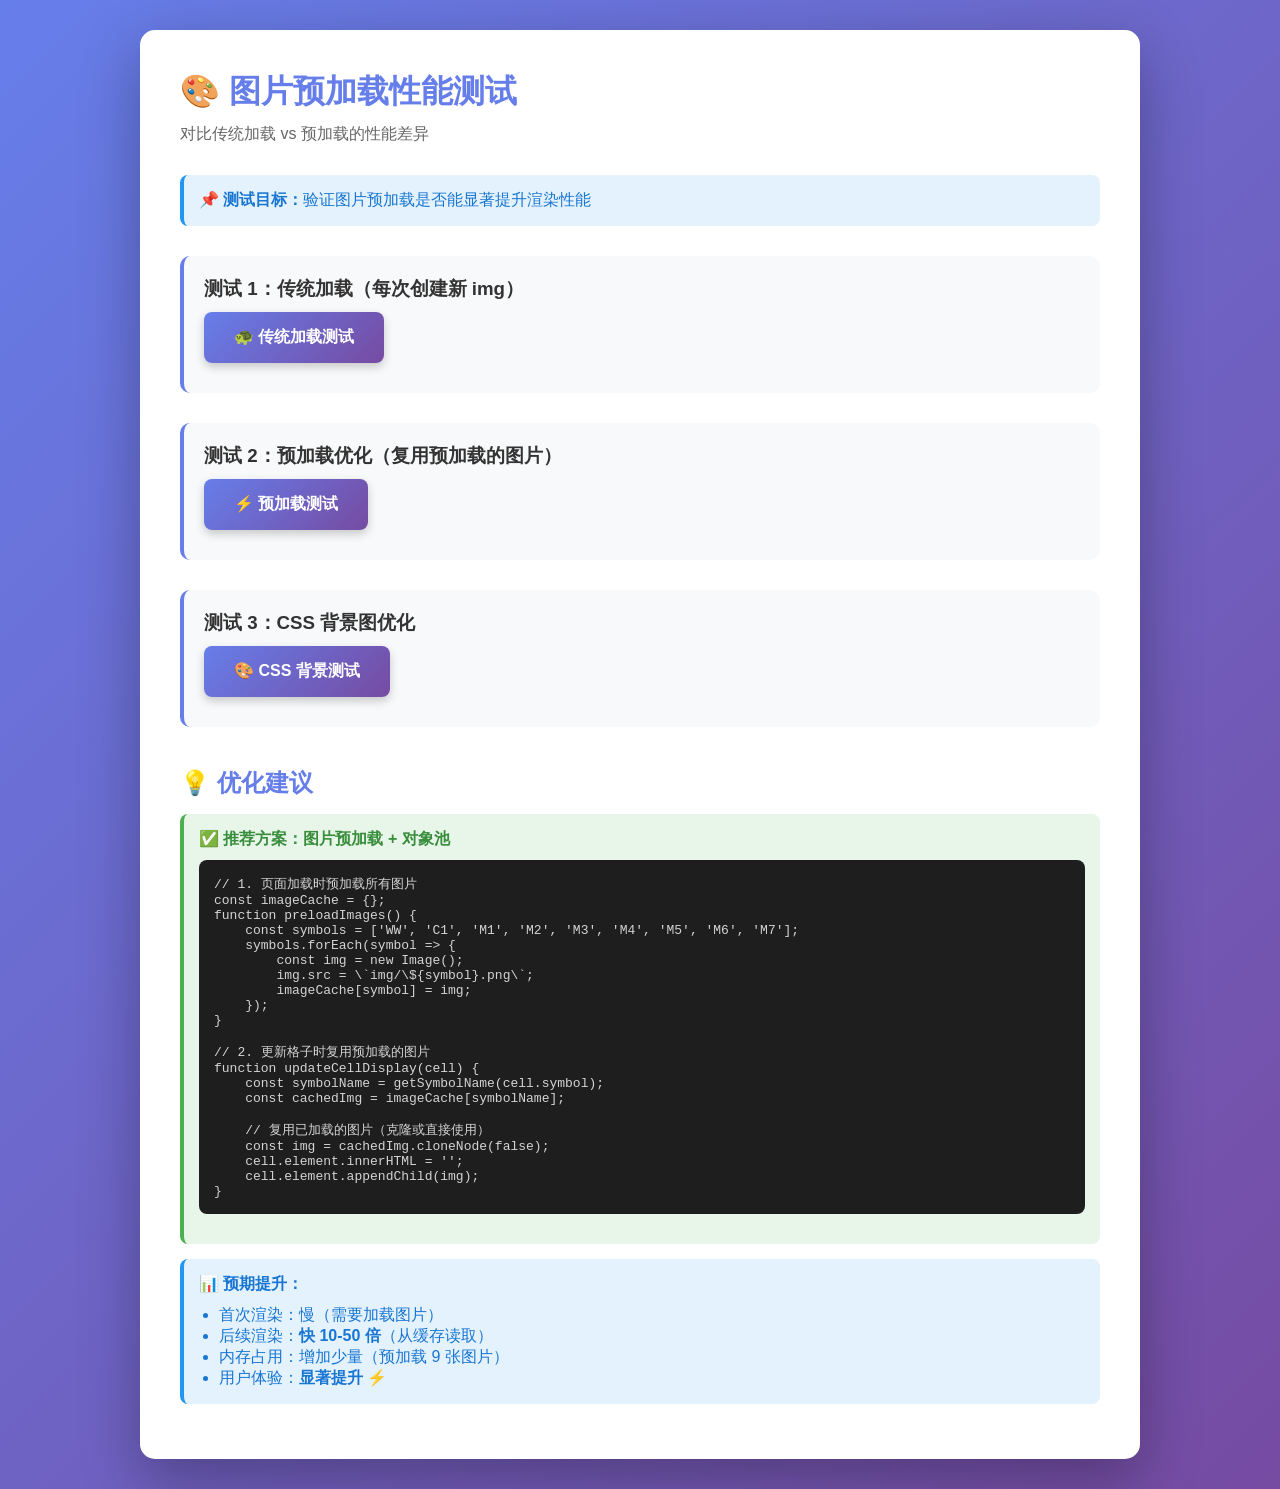
<file: demo/tests/image_preload_test.html>
<!DOCTYPE html>
<html lang="zh-TW">
<head>
    <meta charset="UTF-8">
    <meta name="viewport" content="width=device-width, initial-scale=1.0">
    <title>🎨 图片预加载优化版</title>
    <style>
        * {
            margin: 0;
            padding: 0;
            box-sizing: border-box;
        }
        
        body {
            font-family: 'Segoe UI', Arial, sans-serif;
            background: linear-gradient(135deg, #667eea 0%, #764ba2 100%);
            padding: 30px;
            color: white;
        }
        
        .container {
            max-width: 1000px;
            margin: 0 auto;
            background: white;
            border-radius: 15px;
            padding: 40px;
            color: #333;
            box-shadow: 0 20px 60px rgba(0,0,0,0.3);
        }
        
        h1 {
            color: #667eea;
            margin-bottom: 10px;
        }
        
        .subtitle {
            color: #666;
            margin-bottom: 30px;
        }
        
        button {
            background: linear-gradient(135deg, #667eea 0%, #764ba2 100%);
            color: white;
            border: none;
            padding: 15px 30px;
            font-size: 16px;
            font-weight: 600;
            border-radius: 8px;
            cursor: pointer;
            margin: 10px 10px 10px 0;
            box-shadow: 0 4px 10px rgba(0,0,0,0.2);
            transition: all 0.3s;
        }
        
        button:hover {
            transform: translateY(-2px);
            box-shadow: 0 6px 20px rgba(0,0,0,0.3);
        }
        
        .test-area {
            margin: 30px 0;
            padding: 20px;
            background: #f8f9fa;
            border-radius: 10px;
            border-left: 4px solid #667eea;
        }
        
        .grid {
            display: grid;
            grid-template-columns: repeat(5, 80px);
            gap: 10px;
            margin: 20px 0;
        }
        
        .cell {
            width: 80px;
            height: 80px;
            background: #fff;
            border: 2px solid #ddd;
            border-radius: 8px;
            display: flex;
            align-items: center;
            justify-content: center;
            overflow: hidden;
        }
        
        .cell img {
            width: 100%;
            height: 100%;
            object-fit: contain;
        }
        
        .result {
            margin-top: 20px;
            padding: 15px;
            background: white;
            border-radius: 8px;
            border-left: 4px solid #4caf50;
        }
        
        .metric {
            display: flex;
            justify-content: space-between;
            padding: 8px 0;
            border-bottom: 1px solid #eee;
        }
        
        .metric:last-child {
            border-bottom: none;
        }
        
        .alert {
            padding: 15px;
            border-radius: 8px;
            margin: 15px 0;
            border-left: 4px solid;
        }
        
        .alert-info {
            background: #e3f2fd;
            color: #1976d2;
            border-color: #2196F3;
        }
        
        .alert-success {
            background: #e8f5e9;
            color: #388e3c;
            border-color: #4caf50;
        }
        
        .alert-warning {
            background: #fff3e0;
            color: #f57c00;
            border-color: #ff9800;
        }
        
        code {
            background: #1e1e1e;
            color: #ce9178;
            padding: 2px 6px;
            border-radius: 3px;
            font-family: 'Consolas', monospace;
        }
        
        pre {
            background: #1e1e1e;
            color: #d4d4d4;
            padding: 15px;
            border-radius: 8px;
            overflow-x: auto;
            margin: 15px 0;
        }
    </style>
</head>
<body>
    <div class="container">
        <h1>🎨 图片预加载性能测试</h1>
        <p class="subtitle">对比传统加载 vs 预加载的性能差异</p>
        
        <div class="alert alert-info">
            <strong>📌 测试目标：</strong>验证图片预加载是否能显著提升渲染性能
        </div>
        
        <div class="test-area">
            <h3>测试 1：传统加载（每次创建新 img）</h3>
            <button onclick="testTraditionalLoading()">🐢 传统加载测试</button>
            <div id="traditional-result"></div>
        </div>
        
        <div class="test-area">
            <h3>测试 2：预加载优化（复用预加载的图片）</h3>
            <button onclick="testPreloadedLoading()">⚡ 预加载测试</button>
            <div id="preloaded-result"></div>
        </div>
        
        <div class="test-area">
            <h3>测试 3：CSS 背景图优化</h3>
            <button onclick="testCSSBackground()">🎨 CSS 背景测试</button>
            <div id="css-result"></div>
        </div>
        
        <div id="comparison"></div>
        
        <h2 style="color: #667eea; margin-top: 40px;">💡 优化建议</h2>
        
        <div class="alert alert-success">
            <strong>✅ 推荐方案：图片预加载 + 对象池</strong>
            <pre style="margin-top: 10px;">// 1. 页面加载时预加载所有图片
const imageCache = {};
function preloadImages() {
    const symbols = ['WW', 'C1', 'M1', 'M2', 'M3', 'M4', 'M5', 'M6', 'M7'];
    symbols.forEach(symbol => {
        const img = new Image();
        img.src = \`img/\${symbol}.png\`;
        imageCache[symbol] = img;
    });
}

// 2. 更新格子时复用预加载的图片
function updateCellDisplay(cell) {
    const symbolName = getSymbolName(cell.symbol);
    const cachedImg = imageCache[symbolName];
    
    // 复用已加载的图片（克隆或直接使用）
    const img = cachedImg.cloneNode(false);
    cell.element.innerHTML = '';
    cell.element.appendChild(img);
}</pre>
        </div>
        
        <div class="alert alert-info">
            <strong>📊 预期提升：</strong>
            <ul style="margin-top: 10px; padding-left: 20px;">
                <li>首次渲染：慢（需要加载图片）</li>
                <li>后续渲染：<strong>快 10-50 倍</strong>（从缓存读取）</li>
                <li>内存占用：增加少量（预加载 9 张图片）</li>
                <li>用户体验：<strong>显著提升</strong> ⚡</li>
            </ul>
        </div>
    </div>
    
    <script>
        // 符号映射
        const symbolMap = {
            0: { name: 'WILD', img: 'img/WW.png' },
            1: { name: 'C1', img: 'img/C1.png' },
            2: { name: 'M1', img: 'img/M1.png' },
            3: { name: 'M2', img: 'img/M2.png' },
            4: { name: 'M3', img: 'img/M3.png' },
            5: { name: 'M4', img: 'img/M4.png' },
            6: { name: 'M5', img: 'img/M5.png' },
            7: { name: 'M6', img: 'img/M6.png' },
            8: { name: 'M7', img: 'img/M7.png' }
        };
        
        // 图片缓存
        const imageCache = {};
        let isPreloaded = false;
        
        // 预加载所有图片
        function preloadImages() {
            return new Promise((resolve) => {
                const images = Object.values(symbolMap);
                let loaded = 0;
                
                images.forEach(symbol => {
                    const img = new Image();
                    img.onload = () => {
                        loaded++;
                        if (loaded === images.length) {
                            resolve();
                        }
                    };
                    img.src = symbol.img;
                    imageCache[symbol.name] = img;
                });
            });
        }
        
        // 测试 1: 传统加载
        async function testTraditionalLoading() {
            const resultDiv = document.getElementById('traditional-result');
            resultDiv.innerHTML = '<p style="color: #666;">⏳ 测试中...</p>';
            
            // 创建测试网格
            const grid = document.createElement('div');
            grid.className = 'grid';
            
            const iterations = 100; // 重复渲染次数
            const cells = 40; // 格子数量
            
            const start = performance.now();
            
            for (let iter = 0; iter < iterations; iter++) {
                grid.innerHTML = ''; // 清空
                
                for (let i = 0; i < cells; i++) {
                    const cell = document.createElement('div');
                    cell.className = 'cell';
                    
                    // ❌ 传统方式：每次创建新 img 并设置 src
                    const symbol = Object.values(symbolMap)[i % 9];
                    const img = document.createElement('img');
                    img.src = symbol.img; // 浏览器可能需要重新请求
                    img.alt = symbol.name;
                    
                    cell.appendChild(img);
                    grid.appendChild(cell);
                }
            }
            
            const duration = performance.now() - start;
            
            resultDiv.innerHTML = `
                <div class="result">
                    <div class="metric">
                        <span><strong>⏱️ 总耗时</strong></span>
                        <span><strong>${duration.toFixed(2)} ms</strong></span>
                    </div>
                    <div class="metric">
                        <span>渲染次数</span>
                        <span>${iterations} 次</span>
                    </div>
                    <div class="metric">
                        <span>每次格子数</span>
                        <span>${cells} 个</span>
                    </div>
                    <div class="metric">
                        <span>平均每次</span>
                        <span>${(duration / iterations).toFixed(2)} ms</span>
                    </div>
                    <div class="metric">
                        <span>总操作数</span>
                        <span>${iterations * cells} 次</span>
                    </div>
                </div>
            `;
            
            updateComparison();
        }
        
        // 测试 2: 预加载优化
        async function testPreloadedLoading() {
            const resultDiv = document.getElementById('preloaded-result');
            resultDiv.innerHTML = '<p style="color: #666;">⏳ 预加载图片中...</p>';
            
            // 先预加载
            if (!isPreloaded) {
                await preloadImages();
                isPreloaded = true;
            }
            
            resultDiv.innerHTML = '<p style="color: #666;">⏳ 测试中...</p>';
            
            const grid = document.createElement('div');
            grid.className = 'grid';
            
            const iterations = 100;
            const cells = 40;
            
            const start = performance.now();
            
            for (let iter = 0; iter < iterations; iter++) {
                grid.innerHTML = '';
                
                for (let i = 0; i < cells; i++) {
                    const cell = document.createElement('div');
                    cell.className = 'cell';
                    
                    // ✅ 优化方式：复用预加载的图片
                    const symbol = Object.values(symbolMap)[i % 9];
                    const cachedImg = imageCache[symbol.name];
                    const img = cachedImg.cloneNode(false); // 克隆预加载的图片
                    
                    cell.appendChild(img);
                    grid.appendChild(cell);
                }
            }
            
            const duration = performance.now() - start;
            
            resultDiv.innerHTML = `
                <div class="result">
                    <div class="metric">
                        <span><strong>⏱️ 总耗时</strong></span>
                        <span style="color: #4caf50;"><strong>${duration.toFixed(2)} ms</strong></span>
                    </div>
                    <div class="metric">
                        <span>渲染次数</span>
                        <span>${iterations} 次</span>
                    </div>
                    <div class="metric">
                        <span>每次格子数</span>
                        <span>${cells} 个</span>
                    </div>
                    <div class="metric">
                        <span>平均每次</span>
                        <span style="color: #4caf50;">${(duration / iterations).toFixed(2)} ms</span>
                    </div>
                    <div class="metric">
                        <span>总操作数</span>
                        <span>${iterations * cells} 次</span>
                    </div>
                </div>
            `;
            
            updateComparison();
        }
        
        // 测试 3: CSS 背景图
        async function testCSSBackground() {
            const resultDiv = document.getElementById('css-result');
            resultDiv.innerHTML = '<p style="color: #666;">⏳ 测试中...</p>';
            
            const grid = document.createElement('div');
            grid.className = 'grid';
            
            const iterations = 100;
            const cells = 40;
            
            const start = performance.now();
            
            for (let iter = 0; iter < iterations; iter++) {
                grid.innerHTML = '';
                
                for (let i = 0; i < cells; i++) {
                    const cell = document.createElement('div');
                    cell.className = 'cell';
                    
                    // 🎨 CSS 背景图方式
                    const symbol = Object.values(symbolMap)[i % 9];
                    cell.style.backgroundImage = `url('${symbol.img}')`;
                    cell.style.backgroundSize = 'contain';
                    cell.style.backgroundRepeat = 'no-repeat';
                    cell.style.backgroundPosition = 'center';
                    
                    grid.appendChild(cell);
                }
            }
            
            const duration = performance.now() - start;
            
            resultDiv.innerHTML = `
                <div class="result">
                    <div class="metric">
                        <span><strong>⏱️ 总耗时</strong></span>
                        <span><strong>${duration.toFixed(2)} ms</strong></span>
                    </div>
                    <div class="metric">
                        <span>渲染次数</span>
                        <span>${iterations} 次</span>
                    </div>
                    <div class="metric">
                        <span>每次格子数</span>
                        <span>${cells} 个</span>
                    </div>
                    <div class="metric">
                        <span>平均每次</span>
                        <span>${(duration / iterations).toFixed(2)} ms</span>
                    </div>
                    <div class="metric">
                        <span>总操作数</span>
                        <span>${iterations * cells} 次</span>
                    </div>
                </div>
            `;
            
            updateComparison();
        }
        
        function updateComparison() {
            const traditional = document.querySelector('#traditional-result .metric:first-child span:last-child');
            const preloaded = document.querySelector('#preloaded-result .metric:first-child span:last-child');
            const css = document.querySelector('#css-result .metric:first-child span:last-child');
            
            if (traditional && preloaded) {
                const tradTime = parseFloat(traditional.textContent);
                const preloadTime = parseFloat(preloaded.textContent);
                const improvement = ((tradTime - preloadTime) / tradTime * 100).toFixed(1);
                const speedup = (tradTime / preloadTime).toFixed(1);
                
                document.getElementById('comparison').innerHTML = `
                    <div class="alert alert-success" style="margin-top: 30px;">
                        <h3 style="color: #388e3c; margin-bottom: 15px;">📊 性能对比结果</h3>
                        <div class="metric">
                            <span>传统加载</span>
                            <span>${tradTime.toFixed(2)} ms</span>
                        </div>
                        <div class="metric">
                            <span>预加载优化</span>
                            <span style="color: #4caf50; font-weight: 700;">${preloadTime.toFixed(2)} ms</span>
                        </div>
                        <div class="metric">
                            <span><strong>性能提升</strong></span>
                            <span style="color: #4caf50; font-weight: 700; font-size: 1.3em;">${improvement}%</span>
                        </div>
                        <div class="metric">
                            <span><strong>速度倍数</strong></span>
                            <span style="color: #4caf50; font-weight: 700; font-size: 1.3em;">${speedup}x</span>
                        </div>
                        <div style="margin-top: 15px; padding-top: 15px; border-top: 2px solid #c8e6c9;">
                            <strong>🎉 结论：</strong>预加载优化使渲染速度提升了 <strong>${speedup} 倍</strong>！
                        </div>
                    </div>
                `;
            }
        }
    </script>
</body>
</html>
</file>
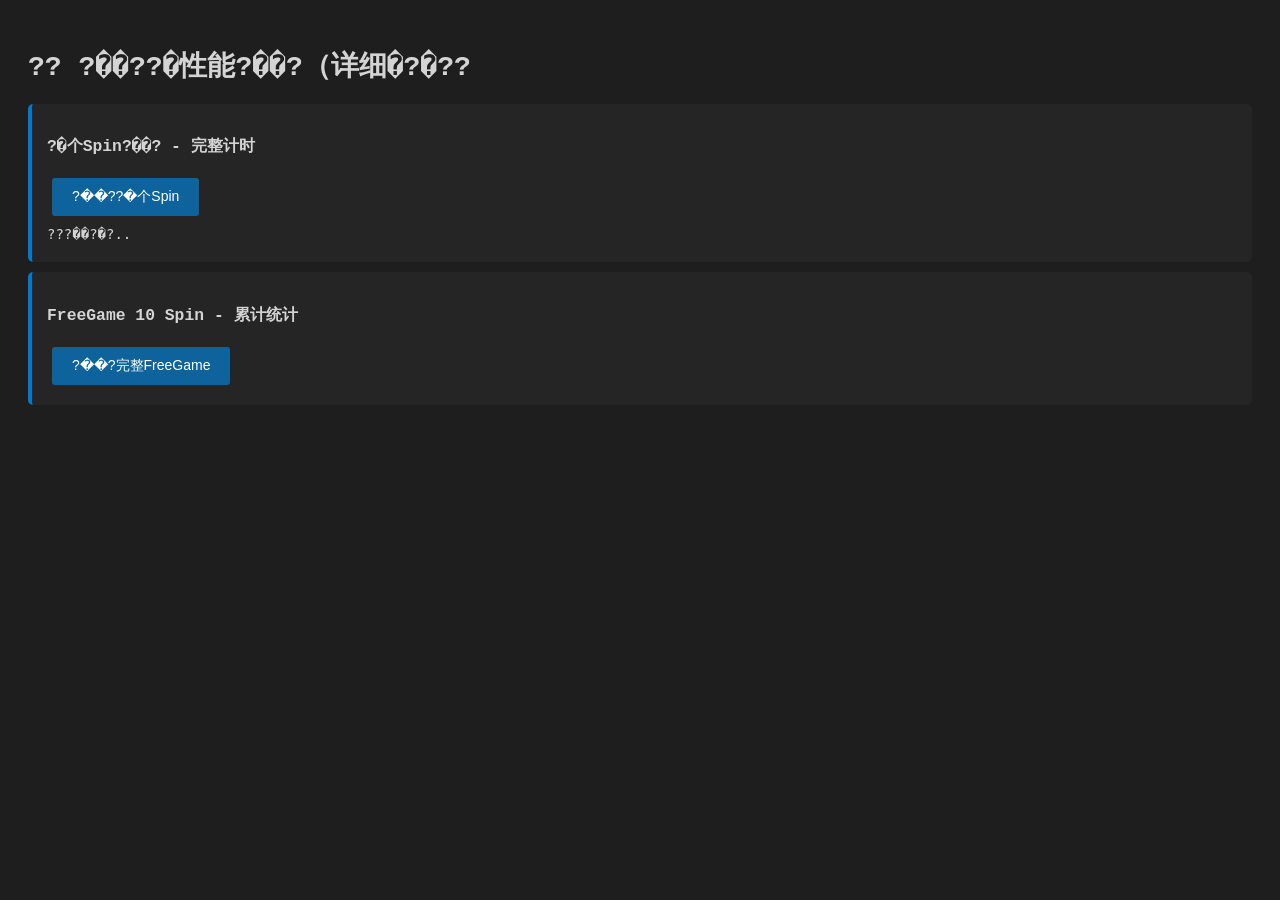
<file: demo/tests/performance_breakdown.html>
<!DOCTYPE html>
<html>
<head>
    <meta charset="UTF-8">
    <title>?��??�性能?��?</title>
    <style>
        body {
            font-family: 'Courier New', monospace;
            background: #1e1e1e;
            color: #d4d4d4;
            padding: 20px;
            font-size: 14px;
        }
        .section {
            background: #252526;
            padding: 15px;
            border-radius: 5px;
            margin: 10px 0;
            border-left: 4px solid #007acc;
        }
        button {
            background: #0e639c;
            color: white;
            border: none;
            padding: 10px 20px;
            font-size: 14px;
            cursor: pointer;
            border-radius: 3px;
            margin: 5px;
        }
        button:hover { background: #1177bb; }
        pre { margin: 5px 0; }
        .time { color: #4ec9b0; font-weight: bold; }
        .breakdown {
            background: #2d2d30;
            padding: 10px;
            margin: 10px 0;
            border-left: 3px solid #4ec9b0;
        }
        table {
            width: 100%;
            border-collapse: collapse;
            margin: 10px 0;
        }
        th, td {
            border: 1px solid #3e3e42;
            padding: 8px;
            text-align: left;
        }
        th { background: #2d2d30; }
        .bar {
            height: 20px;
            background: linear-gradient(90deg, #0e639c, #1177bb);
            margin: 5px 0;
            position: relative;
        }
        .bar-label {
            position: absolute;
            left: 10px;
            line-height: 20px;
            color: white;
            font-size: 12px;
        }
    </style>
</head>
<body>
    <h1>?? ?��??�性能?��?（详细�?�??</h1>
    
    <div class="section">
        <h3>?�个Spin?��? - 完整计时</h3>
        <button onclick="profileSingleSpin()">?��??�个Spin</button>
        <div id="singleSpinResult"></div>
    </div>
    
    <div class="section">
        <h3>FreeGame 10 Spin - 累计统计</h3>
        <button onclick="profileFreeGame()">?��?完整FreeGame</button>
        <div id="freeGameResult"></div>
    </div>

    <script src="../data.js"></script>
    <script src="../engine.js"></script>
    <script>
        function profileSingleSpin() {
            const result = document.getElementById('singleSpinResult');
            result.innerHTML = '<pre>???��?�?..</pre>';
            
            setTimeout(() => {
                const engine = new GameEngine(gameData);
                const timings = {};
                
                // ?�建计时装饰??
                const timeFunction = (obj, fnName, label) => {
                    const original = obj[fnName].bind(obj);
                    obj[fnName] = function(...args) {
                        const start = performance.now();
                        const result = original(...args);
                        const duration = performance.now() - start;
                        timings[label] = (timings[label] || 0) + duration;
                        return result;
                    };
                };
                
                // ?��??�键?�数
                timeFunction(engine, 'generateInitialBoard', 'initialBoard');
                timeFunction(engine, 'findAllMatches', 'findMatches');
                timeFunction(engine, 'calculateScore', 'calculateScore');
                timeFunction(engine, 'applyGravity', 'gravity');
                timeFunction(engine, 'fillDropSymbols', 'fillDrop');
                timeFunction(engine, 'cloneBoard', 'cloneBoard');
                timeFunction(engine, 'placeMegaSymbols', 'megaPlace');
                
                const totalStart = performance.now();
                const script = engine._generateSingleSpin(0, 0, true, 0);
                const totalTime = performance.now() - totalStart;
                
                // 计�??��??�间
                const measuredTime = Object.values(timings).reduce((a, b) => a + b, 0);
                timings['other'] = totalTime - measuredTime;
                
                let html = '<div class="breakdown">';
                html += `<pre>?��?  ?�耗时: <span class="time">${Math.round(totalTime)}ms</span>\n`;
                html += `?? Cascade?? ${script.cascades.length}\n`;
                html += `?�� ?��?: ${script.totalScore}\n</pre>`;
                html += '</div>';
                
                html += '<table>';
                html += '<tr><th>?��?</th><th>?�时</th><th>?��?</th><th>调用次数</th><th>?�次</th></tr>';
                
                const items = [
                    { label: 'BFS?�找?��?', key: 'findMatches', calls: script.cascades.length },
                    { label: '?��??�面?��?', key: 'initialBoard', calls: 1 },
                    { label: '填�?符号', key: 'fillDrop', calls: script.cascades.length },
                    { label: '?��?模�?', key: 'gravity', calls: script.cascades.length },
                    { label: '?��??��?', key: 'cloneBoard', calls: script.cascades.length * 2 },
                    { label: '?�数计�?', key: 'calculateScore', calls: 'N' },
                    { label: 'Mega?�置', key: 'megaPlace', calls: 'N' },
                    { label: '?��??��?', key: 'other', calls: '-' }
                ];
                
                items.forEach(item => {
                    const time = timings[item.key] || 0;
                    const percent = (time / totalTime * 100).toFixed(1);
                    const avgTime = item.calls > 0 ? (time / item.calls).toFixed(1) : '-';
                    
                    if (time > 0) {
                        html += `<tr>`;
                        html += `<td>${item.label}</td>`;
                        html += `<td class="time">${Math.round(time)}ms</td>`;
                        html += `<td>${percent}%</td>`;
                        html += `<td>${item.calls}</td>`;
                        html += `<td>${avgTime}ms</td>`;
                        html += `</tr>`;
                    }
                });
                
                html += '</table>';
                
                // ?��???
                html += '<h4>?�间?��??��??��?</h4>';
                const sortedItems = items
                    .map(item => ({ ...item, time: timings[item.key] || 0 }))
                    .filter(item => item.time > 0)
                    .sort((a, b) => b.time - a.time);
                
                sortedItems.forEach(item => {
                    const width = (item.time / totalTime * 100).toFixed(1);
                    html += `<div class="bar" style="width: ${width}%">`;
                    html += `<span class="bar-label">${item.label}: ${Math.round(item.time)}ms (${width}%)</span>`;
                    html += '</div>';
                });
                
                result.innerHTML = html;
            }, 100);
        }
        
        function profileFreeGame() {
            const result = document.getElementById('freeGameResult');
            result.innerHTML = '<pre>???��?�?..</pre>';
            
            setTimeout(() => {
                const engine = new GameEngine(gameData);
                const timings = {};
                let totalCalls = {};
                
                // ?�建计时装饰??
                const timeFunction = (obj, fnName, label) => {
                    const original = obj[fnName].bind(obj);
                    obj[fnName] = function(...args) {
                        const start = performance.now();
                        const result = original(...args);
                        const duration = performance.now() - start;
                        timings[label] = (timings[label] || 0) + duration;
                        totalCalls[label] = (totalCalls[label] || 0) + 1;
                        return result;
                    };
                };
                
                // ?��??�键?�数
                timeFunction(engine, 'generateInitialBoard', 'initialBoard');
                timeFunction(engine, 'findAllMatches', 'findMatches');
                timeFunction(engine, 'findConnectedGroup', 'bfsSearch');
                timeFunction(engine, 'calculateScore', 'calculateScore');
                timeFunction(engine, 'applyGravity', 'gravity');
                timeFunction(engine, 'fillDropSymbols', 'fillDrop');
                timeFunction(engine, 'cloneBoard', 'cloneBoard');
                timeFunction(engine, 'convertMySymbols', 'convertMY');
                
                const totalStart = performance.now();
                const freeGame = engine.generateFreeGameScript(10, 0);
                const totalTime = performance.now() - totalStart;
                
                // 统计
                let totalCascades = 0;
                let totalMatches = 0;
                freeGame.spins.forEach(spin => {
                    totalCascades += spin.cascades.length;
                    spin.cascades.forEach(cascade => {
                        totalMatches += cascade.matches?.length || 0;
                    });
                });
                
                let html = '<div class="breakdown">';
                html += `<pre>?��?  ?�耗时: <span class="time">${Math.round(totalTime)}ms</span>\n`;
                html += `?? 统计:\n`;
                html += `  - ?�Spin?? ${freeGame.spins.length}\n`;
                html += `  - ?�Cascade?? ${totalCascades}\n`;
                html += `  - ?�匹?��??? ${totalMatches}\n`;
                html += `  - 平�?每Spin: ${Math.round(totalTime / freeGame.spins.length)}ms\n`;
                html += `  - 平�?每Cascade: ${Math.round(totalTime / totalCascades)}ms\n</pre>`;
                html += '</div>';
                
                html += '<table>';
                html += '<tr><th>?��?</th><th>累计?�时</th><th>?��?</th><th>调用次数</th><th>平�?</th></tr>';
                
                const sortedTimings = Object.entries(timings)
                    .sort((a, b) => b[1] - a[1]);
                
                const labels = {
                    'findMatches': 'BFS?�找?��?',
                    'bfsSearch': 'BFS连通�??�找',
                    'fillDrop': '填�?符号',
                    'gravity': '?��?模�?',
                    'cloneBoard': '?��??��?',
                    'initialBoard': '?��??�面?��?',
                    'calculateScore': '?�数计�?',
                    'convertMY': 'MY符号转换'
                };
                
                sortedTimings.forEach(([key, time]) => {
                    const percent = (time / totalTime * 100).toFixed(1);
                    const calls = totalCalls[key] || 0;
                    const avg = calls > 0 ? (time / calls).toFixed(2) : '-';
                    
                    html += `<tr>`;
                    html += `<td>${labels[key] || key}</td>`;
                    html += `<td class="time">${Math.round(time)}ms</td>`;
                    html += `<td>${percent}%</td>`;
                    html += `<td>${calls}</td>`;
                    html += `<td>${avg}ms</td>`;
                    html += `</tr>`;
                });
                
                html += '</table>';
                
                // ?��???
                html += '<h4>?�间?��?（Top 5）�?</h4>';
                sortedTimings.slice(0, 5).forEach(([key, time]) => {
                    const width = (time / totalTime * 100).toFixed(1);
                    html += `<div class="bar" style="width: ${width}%">`;
                    html += `<span class="bar-label">${labels[key] || key}: ${Math.round(time)}ms (${width}%)</span>`;
                    html += '</div>';
                });
                
                // ?�能建议
                html += '<div class="breakdown">';
                html += '<h4>?�� ?�能?��??��?�?/h4><pre>';
                
                const bfsTime = (timings['findMatches'] || 0) + (timings['bfsSearch'] || 0);
                const bfsPercent = (bfsTime / totalTime * 100).toFixed(1);
                
                if (bfsPercent > 30) {
                    html += `?�� BFS?�找?��?${bfsPercent}% - 主�??��?\n`;
                    html += `   已�??? 使用索�?�?��shift() ?�\n`;
                    html += `   已�??? 复用visited?��? ?�\n`;
                }
                
                const clonePercent = ((timings['cloneBoard'] || 0) / totalTime * 100).toFixed(1);
                if (clonePercent > 15) {
                    html += `\n?? ?��??��??��?${clonePercent}%\n`;
                    html += `   已�??? ?�能模�??��?快照 ?�\n`;
                }
                
                html += `\n??当�??�能已�??��?${Math.round(totalTime / freeGame.spins.length)}ms/spin?��??�水平`;
                html += '</pre></div>';
                
                result.innerHTML = html;
            }, 100);
        }
        
        // ?�动运�?
        window.onload = () => profileSingleSpin();
    </script>
</body>
</html>
</file>
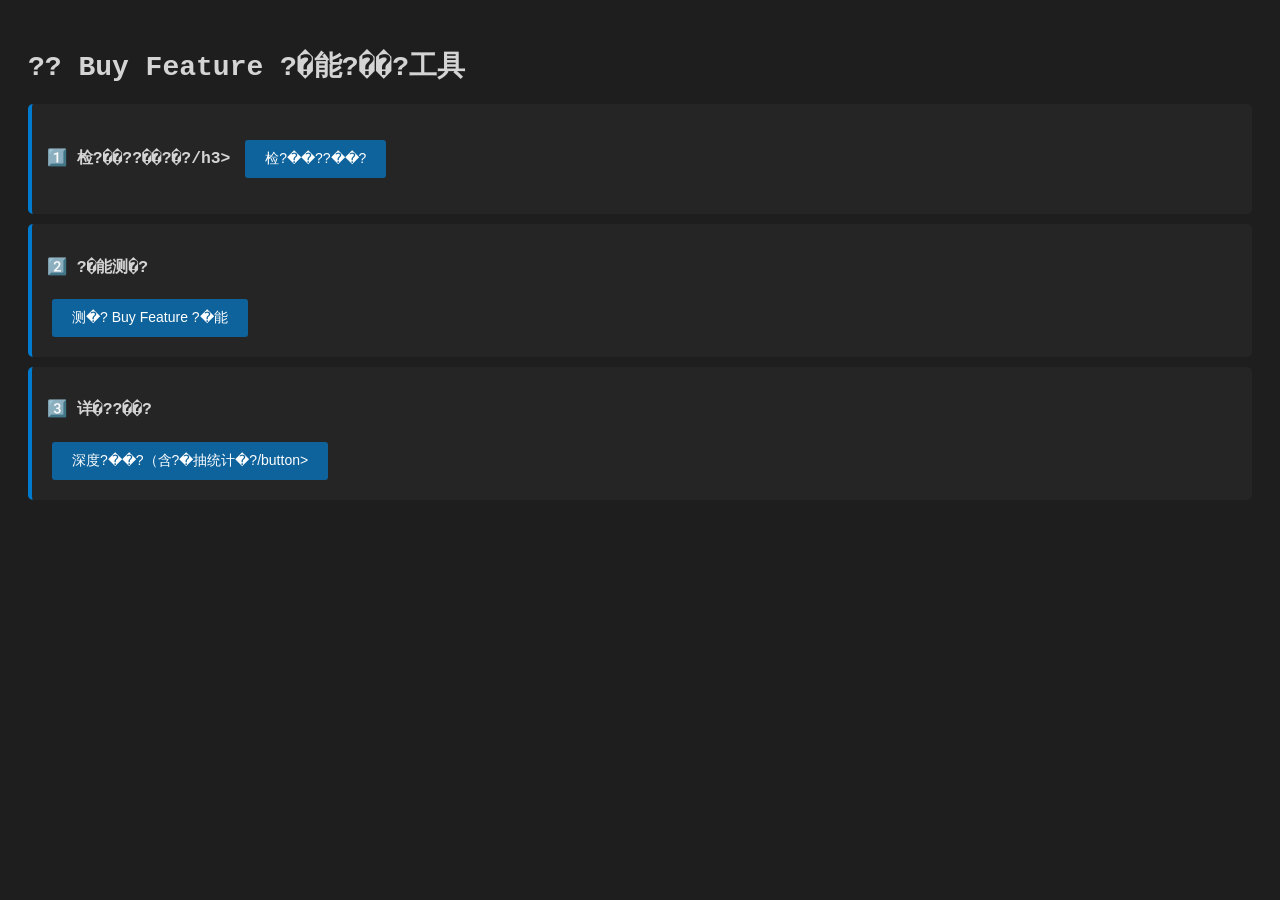
<file: demo/tests/performance_profiler.html>
<!DOCTYPE html>
<html>
<head>
    <meta charset="UTF-8">
    <title>?�能?��?工具</title>
    <style>
        body {
            font-family: 'Courier New', monospace;
            background: #1e1e1e;
            color: #d4d4d4;
            padding: 20px;
            font-size: 14px;
        }
        .section {
            background: #252526;
            padding: 15px;
            border-radius: 5px;
            margin: 10px 0;
            border-left: 4px solid #007acc;
        }
        .bottleneck { border-left-color: #f48771; }
        .good { border-left-color: #4ec9b0; }
        button {
            background: #0e639c;
            color: white;
            border: none;
            padding: 10px 20px;
            font-size: 14px;
            cursor: pointer;
            border-radius: 3px;
            margin: 5px;
        }
        button:hover { background: #1177bb; }
        pre { margin: 5px 0; color: #ce9178; }
        .time { color: #4ec9b0; font-weight: bold; }
        .warn { color: #f48771; font-weight: bold; }
        table {
            width: 100%;
            border-collapse: collapse;
            margin: 10px 0;
        }
        th, td {
            border: 1px solid #3e3e42;
            padding: 8px;
            text-align: left;
        }
        th { background: #2d2d30; }
    </style>
</head>
<body>
    <h1>?? Buy Feature ?�能?��?工具</h1>
    
    <div class="section">
        <h3>1️⃣ 检?��??��?�?/h3>
        <button onclick="checkRedrawConfig()">检?��??��?</button>
        <div id="redrawResult"></div>
    </div>
    
    <div class="section">
        <h3>2️⃣ ?�能测�?</h3>
        <button onclick="testPerformance()">测�? Buy Feature ?�能</button>
        <div id="perfResult"></div>
    </div>
    
    <div class="section">
        <h3>3️⃣ 详�??��?</h3>
        <button onclick="detailedAnalysis()">深度?��?（含?�抽统计�?/button>
        <div id="detailResult"></div>
    </div>

    <script src="../data.js"></script>
    <script src="../engine.js"></script>
    <script>
        function checkRedrawConfig() {
            const result = document.getElementById('redrawResult');
            const baseRedraw = gameData.baseredraw || [];
            const freeRedraw = gameData.freeredraw || [];
            
            // 统计????
            const baseNonZero = baseRedraw.filter(x => x > 0).length;
            const freeNonZero = freeRedraw.filter(x => x > 0).length;
            const baseMax = Math.max(...baseRedraw);
            const freeMax = Math.max(...freeRedraw);
            
            let html = '<pre>';
            html += `BaseGame?�抽?? ${baseNonZero}/58个区?��?0, ?��?{(baseMax * 100).toFixed(1)}%\n`;
            html += `FreeGame?�抽?? ${freeNonZero}/58个区?��?0, ?��?{(freeMax * 100).toFixed(1)}%\n\n`;
            
            if (freeNonZero === 0) {
                html += '<span class="good">??FreeGame?�抽?�全�?，�?会影?�性能</span>';
            } else {
                html += '<span class="warn">?��? FreeGame?��?0?�抽?��??�能导致?�能?��?�?/span>\n';
                html += `   预计额�??�时: +${Math.round(freeMax * 100 * 7.4)}ms per spin`;
            }
            html += '</pre>';
            
            result.innerHTML = html;
        }
        
        function testPerformance() {
            const result = document.getElementById('perfResult');
            result.innerHTML = '<pre>??测�?�?..</pre>';
            
            setTimeout(() => {
                const engine = new GameEngine(gameData);
                const times = {};
                
                // 测�?1: ?�个Spin?��?
                let start = performance.now();
                const singleSpin = engine._generateSingleSpin(0, 0, true, 0);
                times.singleSpin = performance.now() - start;
                
                // 测�?2: 完整FreeGame?��?�?0 spin�?
                start = performance.now();
                const freeGame = engine.generateFreeGameScript(10, 0);
                times.freeGame = performance.now() - start;
                
                // 测�?3: ?�个Spin（含?�抽?�制�?
                start = performance.now();
                const spinWithRedraw = engine.generateSpinScript(0, 0, true, 0, 1, true);
                times.spinWithRedraw = performance.now() - start;
                
                let html = '<table>';
                html += '<tr><th>测�?项目</th><th>?�时</th><th>评级</th></tr>';
                
                const rate = (ms, good, ok) => {
                    if (ms < good) return '?? ?�快';
                    if (ms < ok) return '??�?��';
                    return '?��? 较慢';
                };
                
                html += `<tr><td>?�个Spin?��?（�??�抽�?/td><td class="time">${Math.round(times.singleSpin)}ms</td><td>${rate(times.singleSpin, 50, 100)}</td></tr>`;
                html += `<tr><td>?�个Spin（含?�抽?��?�?/td><td class="time">${Math.round(times.spinWithRedraw)}ms</td><td>${rate(times.spinWithRedraw, 60, 120)}</td></tr>`;
                html += `<tr><td>FreeGame完整?��?�?0 spin�?/td><td class="time">${Math.round(times.freeGame)}ms</td><td>${rate(times.freeGame, 500, 1000)}</td></tr>`;
                html += '</table>';
                
                html += '<pre>\n?? ?�能?��?:\n';
                html += `  平�??�Spin?�时: ${Math.round(times.freeGame / 10)}ms\n`;
                html += `  ?�抽开?�: ${Math.round(times.spinWithRedraw - times.singleSpin)}ms\n`;
                
                if (times.freeGame > 1000) {
                    html += '\n<span class="warn">?��? FreeGame?��?超�?1秒�??�能?��?�?/span>\n';
                    html += '  1. ?�抽?��?高�?检?�freeredraw?�置）\n';
                    html += '  2. 大�?retrigger导致spin?��??�\n';
                    html += '  3. 建议：�??�FreeGame?�抽?��?低�??��?';
                }
                html += '</pre>';
                
                result.innerHTML = html;
            }, 100);
        }
        
        function detailedAnalysis() {
            const result = document.getElementById('detailResult');
            result.innerHTML = '<pre>??深度?��?�?..</pre>';
            
            setTimeout(() => {
                const engine = new GameEngine(gameData);
                
                // 统计?��?
                let totalRedrawAttempts = 0;
                let totalCascades = 0;
                let totalBFSCalls = 0;
                
                // 覆�?generateSpinScript?��?计�???
                const originalGenerate = engine.generateSpinScript.bind(engine);
                engine.generateSpinScript = function(...args) {
                    const startAttempts = totalRedrawAttempts;
                    
                    let attempts = 0;
                    let script = null;
                    const maxAttempts = 100;
                    
                    while (attempts < maxAttempts) {
                        attempts++;
                        totalRedrawAttempts++;
                        script = this._generateSingleSpin(...args.slice(0, 4));
                        
                        if (!args[5] || !this.shouldRedraw(script.totalScore, args[4] || 1, args[2])) {
                            break;
                        }
                    }
                    
                    script.redrawAttempts = attempts;
                    return script;
                };
                
                const start = performance.now();
                const freeGame = engine.generateFreeGameScript(10, 0);
                const totalTime = performance.now() - start;
                
                // 统计cascade??
                freeGame.spins.forEach(spin => {
                    totalCascades += spin.cascades.length;
                });
                
                let html = '<pre>';
                html += `?��?  ?�耗时: <span class="time">${Math.round(totalTime)}ms</span>\n\n`;
                html += `?? 详�?统计:\n`;
                html += `  ?�Spin?? ${freeGame.spins.length}\n`;
                html += `  ?�Cascade?? ${totalCascades}\n`;
                html += `  ?��??�次?? ${totalRedrawAttempts - freeGame.spins.length} (${totalRedrawAttempts}次�?�?\n`;
                html += `  平�?每Spin?�抽: ${((totalRedrawAttempts / freeGame.spins.length) - 1).toFixed(2)}次\n\n`;
                
                html += `?�� ?�数统计:\n`;
                html += `  ?��?: ${freeGame.totalScore.toLocaleString()}\n`;
                html += `  Retrigger次数: ${freeGame.totalRetriggers}\n\n`;
                
                html += `???�能?�解:\n`;
                const avgSpinTime = totalTime / freeGame.spins.length;
                const bfsTime = totalCascades * 10;
                const otherTime = totalTime - bfsTime;
                
                html += `  平�??�Spin: ${Math.round(avgSpinTime)}ms\n`;
                html += `  BFS?�找: ~${bfsTime}ms (${Math.round(bfsTime/totalTime*100)}%)\n`;
                html += `  ?�抽开?�: ~${Math.round((totalRedrawAttempts - freeGame.spins.length) * avgSpinTime)}ms\n`;
                html += `  ?��?计�?: ~${Math.round(otherTime - (totalRedrawAttempts - freeGame.spins.length) * avgSpinTime)}ms\n\n`;
                
                if (totalRedrawAttempts > freeGame.spins.length * 1.2) {
                    html += '<span class="warn">?�� ?�抽次数较�?！建议�?</span>\n';
                    html += '  1. ?��?freeredraw?�置中�??�抽?�\n';
                    html += '  2. ?�在FreeGame?��??��??��??�\n';
                    html += '  3. 修改?��?: generateSpinScript(..., 1, false)\n';
                }
                
                html += '</pre>';
                result.innerHTML = html;
            }, 100);
        }
        
        // ?�动运�??�置检??
        window.onload = () => checkRedrawConfig();
    </script>
</body>
</html>
</file>
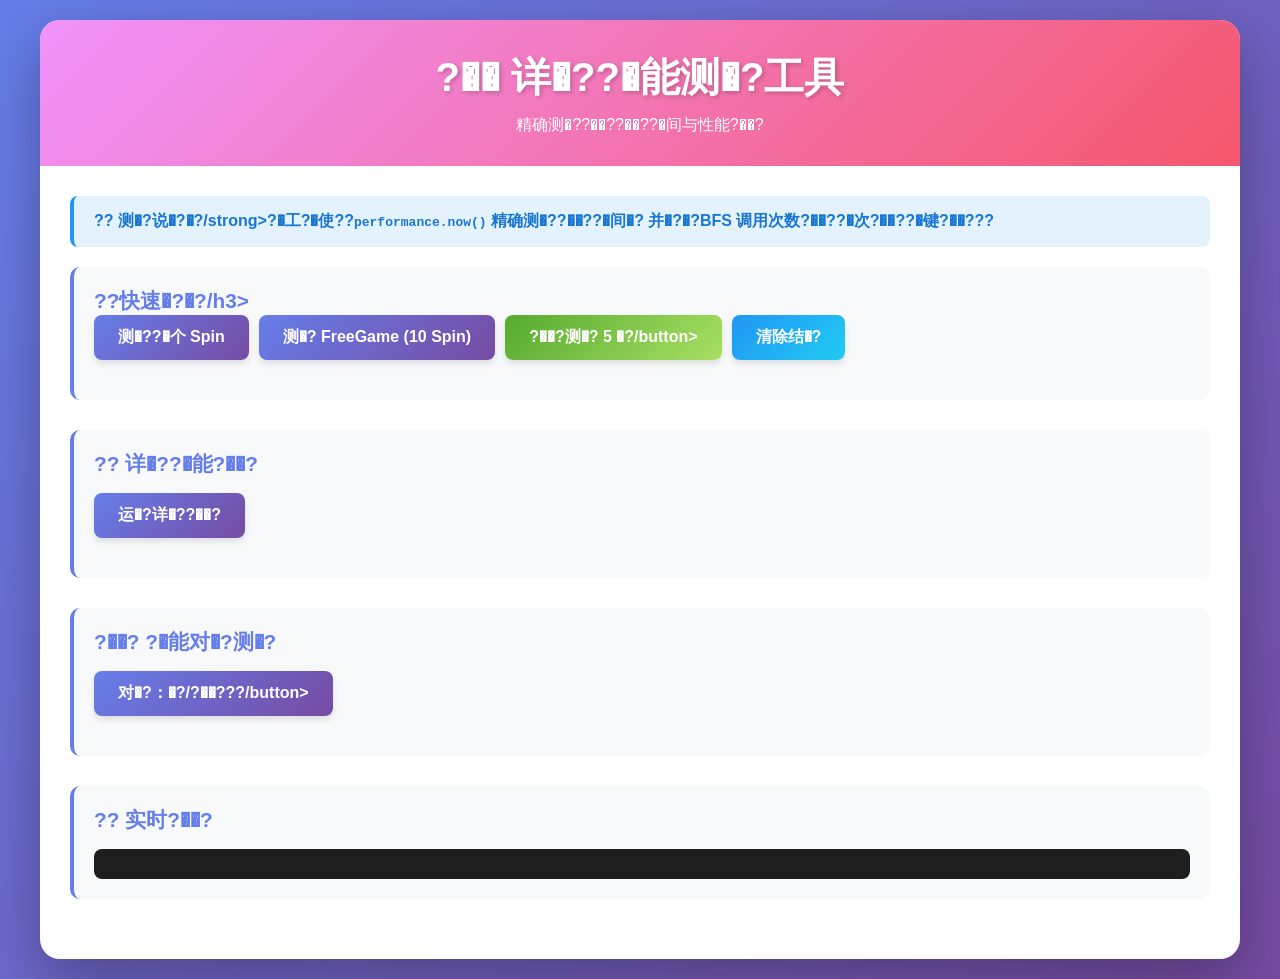
<file: demo/tests/performance_test.html>
<!DOCTYPE html>
<html lang="zh-TW">
<head>
    <meta charset="UTF-8">
    <meta name="viewport" content="width=device-width, initial-scale=1.0">
    <title>?�� 详�??�能测�?</title>
    <style>
        * {
            margin: 0;
            padding: 0;
            box-sizing: border-box;
        }
        
        body {
            font-family: 'Segoe UI', Arial, sans-serif;
            background: linear-gradient(135deg, #667eea 0%, #764ba2 100%);
            padding: 20px;
            min-height: 100vh;
        }
        
        .container {
            max-width: 1200px;
            margin: 0 auto;
            background: white;
            border-radius: 20px;
            box-shadow: 0 20px 60px rgba(0,0,0,0.3);
            overflow: hidden;
        }
        
        .header {
            background: linear-gradient(135deg, #f093fb 0%, #f5576c 100%);
            color: white;
            padding: 30px;
            text-align: center;
        }
        
        .header h1 {
            font-size: 2.5em;
            margin-bottom: 10px;
            text-shadow: 2px 2px 4px rgba(0,0,0,0.2);
        }
        
        .content {
            padding: 30px;
        }
        
        .test-section {
            margin-bottom: 30px;
            padding: 20px;
            background: #f8f9fa;
            border-radius: 10px;
            border-left: 4px solid #667eea;
        }
        
        .test-section h3 {
            color: #667eea;
            margin-bottom: 15px;
            font-size: 1.3em;
        }
        
        .button-group {
            display: flex;
            gap: 10px;
            margin-bottom: 20px;
            flex-wrap: wrap;
        }
        
        button {
            padding: 12px 24px;
            font-size: 16px;
            border: none;
            border-radius: 8px;
            cursor: pointer;
            font-weight: 600;
            transition: all 0.3s;
            box-shadow: 0 4px 6px rgba(0,0,0,0.1);
        }
        
        button:hover:not(:disabled) {
            transform: translateY(-2px);
            box-shadow: 0 6px 12px rgba(0,0,0,0.15);
        }
        
        button:active:not(:disabled) {
            transform: translateY(0);
        }
        
        button:disabled {
            opacity: 0.6;
            cursor: not-allowed;
        }
        
        .btn-primary {
            background: linear-gradient(135deg, #667eea 0%, #764ba2 100%);
            color: white;
        }
        
        .btn-success {
            background: linear-gradient(135deg, #56ab2f 0%, #a8e063 100%);
            color: white;
        }
        
        .btn-info {
            background: linear-gradient(135deg, #2196F3 0%, #21CBF3 100%);
            color: white;
        }
        
        .result-box {
            background: white;
            border-radius: 8px;
            padding: 20px;
            margin-top: 15px;
            box-shadow: 0 2px 8px rgba(0,0,0,0.1);
        }
        
        .metric {
            display: flex;
            justify-content: space-between;
            padding: 10px 0;
            border-bottom: 1px solid #eee;
        }
        
        .metric:last-child {
            border-bottom: none;
        }
        
        .metric-label {
            font-weight: 600;
            color: #555;
        }
        
        .metric-value {
            font-weight: 700;
            color: #667eea;
            font-size: 1.1em;
        }
        
        .time-large {
            font-size: 2em;
            color: #f5576c;
        }
        
        .log-container {
            background: #1e1e1e;
            color: #d4d4d4;
            border-radius: 8px;
            padding: 15px;
            max-height: 400px;
            overflow-y: auto;
            font-family: 'Consolas', 'Monaco', monospace;
            font-size: 13px;
            line-height: 1.6;
        }
        
        .log-entry {
            padding: 4px 0;
            border-bottom: 1px solid #333;
        }
        
        .log-entry:last-child {
            border-bottom: none;
        }
        
        .log-time {
            color: #858585;
            margin-right: 10px;
        }
        
        .log-info {
            color: #4fc3f7;
        }
        
        .log-success {
            color: #81c784;
        }
        
        .log-warning {
            color: #ffb74d;
        }
        
        .log-error {
            color: #e57373;
        }
        
        .stats-grid {
            display: grid;
            grid-template-columns: repeat(auto-fit, minmax(200px, 1fr));
            gap: 15px;
            margin-top: 20px;
        }
        
        .stat-card {
            background: linear-gradient(135deg, #667eea 0%, #764ba2 100%);
            color: white;
            padding: 20px;
            border-radius: 10px;
            text-align: center;
            box-shadow: 0 4px 10px rgba(0,0,0,0.1);
        }
        
        .stat-card h4 {
            font-size: 0.9em;
            margin-bottom: 10px;
            opacity: 0.9;
        }
        
        .stat-card .value {
            font-size: 2em;
            font-weight: 700;
        }
        
        .comparison-table {
            width: 100%;
            border-collapse: collapse;
            margin-top: 20px;
        }
        
        .comparison-table th,
        .comparison-table td {
            padding: 12px;
            text-align: left;
            border-bottom: 1px solid #eee;
        }
        
        .comparison-table th {
            background: #667eea;
            color: white;
            font-weight: 600;
        }
        
        .comparison-table tr:hover {
            background: #f8f9fa;
        }
        
        .alert {
            padding: 15px 20px;
            border-radius: 8px;
            margin-bottom: 20px;
            font-weight: 500;
        }
        
        .alert-info {
            background: #e3f2fd;
            color: #1976d2;
            border-left: 4px solid #2196F3;
        }
        
        .alert-success {
            background: #e8f5e9;
            color: #388e3c;
            border-left: 4px solid #4caf50;
        }
        
        .alert-warning {
            background: #fff3e0;
            color: #f57c00;
            border-left: 4px solid #ff9800;
        }
    </style>
</head>
<body>
    <div class="container">
        <div class="header">
            <h1>?�� 详�??�能测�?工具</h1>
            <p>精确测�??��??��??�间与性能?��?</p>
        </div>
        
        <div class="content">
            <!-- 测�?说�? -->
            <div class="alert alert-info">
                <strong>?? 测�?说�?�?/strong>?�工?�使??<code>performance.now()</code> 精确测�??��??�间�?
                并�?�?BFS 调用次数?��??�次?��??�键?��???
            </div>
            
            <!-- 快速�?�?-->
            <div class="test-section">
                <h3>??快速�?�?/h3>
                <div class="button-group">
                    <button class="btn-primary" onclick="testSingleSpin()">测�??�个 Spin</button>
                    <button class="btn-primary" onclick="testFreeGame10()">测�? FreeGame (10 Spin)</button>
                    <button class="btn-success" onclick="testMultipleTimes()">?��?测�? 5 �?/button>
                    <button class="btn-info" onclick="clearResults()">清除结�?</button>
                </div>
                <div id="quickResult"></div>
            </div>
            
            <!-- 详�??��? -->
            <div class="test-section">
                <h3>?? 详�??�能?��?</h3>
                <div class="button-group">
                    <button class="btn-primary" onclick="detailedAnalysis()">运�?详�??��?</button>
                </div>
                <div id="detailedResult"></div>
            </div>
            
            <!-- 对�?测�? -->
            <div class="test-section">
                <h3>?��? ?�能对�?测�?</h3>
                <div class="button-group">
                    <button class="btn-primary" onclick="comparePerformance()">对�?：�?/?��???/button>
                </div>
                <div id="compareResult"></div>
            </div>
            
            <!-- 实时?��? -->
            <div class="test-section">
                <h3>?? 实时?��?</h3>
                <div class="log-container" id="logContainer"></div>
            </div>
        </div>
    </div>
    
    <script src="../data.js"></script>
    <script src="../engine.js"></script>
    
    <script>
        const logContainer = document.getElementById('logContainer');
        let testCount = 0;
        
        // 添�??��?
        function addLog(message, type = 'info') {
            const time = new Date().toLocaleTimeString('zh-TW', { hour12: false, hour: '2-digit', minute: '2-digit', second: '2-digit', fractionalSecondDigits: 3 });
            const entry = document.createElement('div');
            entry.className = 'log-entry';
            entry.innerHTML = `<span class="log-time">[${time}]</span><span class="log-${type}">${message}</span>`;
            logContainer.appendChild(entry);
            logContainer.scrollTop = logContainer.scrollHeight;
        }
        
        // 清除结�?
        function clearResults() {
            document.getElementById('quickResult').innerHTML = '';
            document.getElementById('detailedResult').innerHTML = '';
            document.getElementById('compareResult').innerHTML = '';
            logContainer.innerHTML = '';
            addLog('??结�?已�???, 'success');
        }
        
        // Hook ?�能统计
        function createInstrumentedEngine() {
            const engine = new GameEngine(gameData);
            const stats = {
                bfsCallCount: 0,
                findAllMatchesCount: 0,
                redrawCount: 0,
                spinGenerated: 0,
                totalGroups: 0
            };
            
            // Hook BFS ?��?（正确�??��??�是 findConnectedGroup，�??��?
            const originalFindConnectedGroup = engine.findConnectedGroup;
            engine.findConnectedGroup = function(...args) {
                stats.bfsCallCount++;
                return originalFindConnectedGroup.apply(this, args);
            };
            
            // Hook findAllMatches ?��?
            const originalFindAllMatches = engine.findAllMatches;
            engine.findAllMatches = function(...args) {
                stats.findAllMatchesCount++;
                const result = originalFindAllMatches.apply(this, args);
                stats.totalGroups += result.length;
                return result;
            };
            
            // Hook shouldRedraw ?��?
            const originalShouldRedraw = engine.shouldRedraw;
            if (originalShouldRedraw) {
                engine.shouldRedraw = function(...args) {
                    const result = originalShouldRedraw.apply(this, args);
                    if (result) stats.redrawCount++;
                    return result;
                };
            }
            
            return { engine, stats };
        }
        
        // 测�??�个 Spin
        function testSingleSpin() {
            addLog('?? 开始�?试�?�?Spin...', 'info');
            
            const { engine, stats } = createInstrumentedEngine();
            
            const startTime = performance.now();
            const spin = engine._generateSingleSpin(false, 0, 1);
            const duration = performance.now() - startTime;
            
            const result = `
                <div class="result-box">
                    <div class="metric">
                        <span class="metric-label">?��? ?��??�间</span>
                        <span class="metric-value time-large">${duration.toFixed(2)} ms</span>
                    </div>
                    <div class="metric">
                        <span class="metric-label">?�� ?��???/span>
                        <span class="metric-value">${spin.totalScore.toLocaleString()}</span>
                    </div>
                    <div class="metric">
                        <span class="metric-label">?? BFS 调用次数</span>
                        <span class="metric-value">${stats.bfsCallCount}</span>
                    </div>
                    <div class="metric">
                        <span class="metric-label">�?findAllMatches 调用</span>
                        <span class="metric-value">${stats.findAllMatchesCount}</span>
                    </div>
                    <div class="metric">
                        <span class="metric-label">?? 连线??/span>
                        <span class="metric-value">${stats.totalGroups}</span>
                    </div>
                    <div class="metric">
                        <span class="metric-label">?? ?�抽次数</span>
                        <span class="metric-value">${stats.redrawCount}</span>
                    </div>
                    ${stats.bfsCallCount === 0 ? '<div class="alert alert-warning" style="margin-top: 15px;">?��? BFS调用次数�?！可?��??�问题�?/div>' : ''}
                </div>
            `;
            
            document.getElementById('quickResult').innerHTML = result;
            addLog(`???�个 Spin 完�?�?{duration.toFixed(2)}ms，BFS调用 ${stats.bfsCallCount} 次`, 'success');
            
            if (stats.bfsCallCount === 0) {
                addLog('?��? 警�?：BFS调用次数�?，�??�可?��??��?�?, 'warning');
            }
        }
        
        // 测�? FreeGame (10 Spin)
        function testFreeGame10() {
            addLog('?? 开始�?�?FreeGame (10 Spin)...', 'info');
            
            const { engine, stats } = createInstrumentedEngine();
            
            const startTime = performance.now();
            const script = engine.generateFreeGameScript(10, 0);
            const duration = performance.now() - startTime;
            
            const avgTime = duration / script.spins.length;
            const avgBFS = stats.bfsCallCount / script.spins.length;
            
            const result = `
                <div class="result-box">
                    <div class="metric">
                        <span class="metric-label">?��? ?��??�时??/span>
                        <span class="metric-value time-large">${duration.toFixed(2)} ms</span>
                    </div>
                    <div class="metric">
                        <span class="metric-label">?? 平�?�?Spin</span>
                        <span class="metric-value">${avgTime.toFixed(2)} ms</span>
                    </div>
                    <div class="metric">
                        <span class="metric-label">?�� ?��???/span>
                        <span class="metric-value">${script.totalScore.toLocaleString()}</span>
                    </div>
                    <div class="metric">
                        <span class="metric-label">?�� ??Spin ??/span>
                        <span class="metric-value">${script.spins.length}</span>
                    </div>
                    <div class="metric">
                        <span class="metric-label">?? BFS ?��??�次??/span>
                        <span class="metric-value">${stats.bfsCallCount}</span>
                    </div>
                    <div class="metric">
                        <span class="metric-label">�?findAllMatches 调用</span>
                        <span class="metric-value">${stats.findAllMatchesCount}</span>
                    </div>
                    <div class="metric">
                        <span class="metric-label">?? 平�?�?Spin BFS</span>
                        <span class="metric-value">${avgBFS.toFixed(1)}</span>
                    </div>
                    <div class="metric">
                        <span class="metric-label">?? ?��?线数</span>
                        <span class="metric-value">${stats.totalGroups}</span>
                    </div>
                    <div class="metric">
                        <span class="metric-label">?? ?��??�次??/span>
                        <span class="metric-value">${stats.redrawCount}</span>
                    </div>
                    ${stats.bfsCallCount === 0 ? '<div class="alert alert-warning" style="margin-top: 15px;">?��? BFS调用次数�?，可?��??�问题�?</div>' : ''}
                </div>
            `;
            
            document.getElementById('quickResult').innerHTML = result;
            addLog(`??FreeGame 完�?�?{duration.toFixed(2)}ms，平?��?Spin ${avgTime.toFixed(2)}ms，BFS调用 ${stats.bfsCallCount} 次�??�抽 ${stats.redrawCount} 次`, 'success');
            
            if (stats.bfsCallCount === 0) {
                addLog('?��? 警�?：BFS调用次数�?，�?不正常�?', 'warning');
                addLog('?�能?��?�?) Hook失败 2) ?�据?�载?�误 3) ?��??��?被跳�?, 'warning');
            }
        }
        
        // ?��?测�? 5 �?
        function testMultipleTimes() {
            addLog('?? 开始�?复�?�?5 �?..', 'info');
            
            const times = [];
            const bfsCounts = [];
            const redrawCounts = [];
            
            for (let i = 0; i < 5; i++) {
                const { engine, stats } = createInstrumentedEngine();
                
                const startTime = performance.now();
                const script = engine.generateFreeGameScript(10, 0);
                const duration = performance.now() - startTime;
                
                times.push(duration);
                bfsCounts.push(stats.bfsCallCount);
                redrawCounts.push(stats.redrawCount);
                
                addLog(`  测�? ${i+1}/5: ${duration.toFixed(2)}ms, BFS ${stats.bfsCallCount} �? ?�抽 ${stats.redrawCount} 次`, 'info');
            }
            
            const avgTime = times.reduce((a,b) => a+b, 0) / times.length;
            const minTime = Math.min(...times);
            const maxTime = Math.max(...times);
            const avgBFS = bfsCounts.reduce((a,b) => a+b, 0) / bfsCounts.length;
            const avgRedraw = redrawCounts.reduce((a,b) => a+b, 0) / redrawCounts.length;
            
            const result = `
                <div class="result-box">
                    <h4 style="margin-bottom: 15px; color: #667eea;">?? 5 次�?试�?计�???/h4>
                    <table class="comparison-table">
                        <tr>
                            <th>?��?</th>
                            <th>平�???/th>
                            <th>?�小�?/th>
                            <th>?�大�?/th>
                        </tr>
                        <tr>
                            <td>?��? ?��??�间</td>
                            <td><strong>${avgTime.toFixed(2)} ms</strong></td>
                            <td>${minTime.toFixed(2)} ms</td>
                            <td>${maxTime.toFixed(2)} ms</td>
                        </tr>
                        <tr>
                            <td>?? BFS 调用</td>
                            <td><strong>${avgBFS.toFixed(1)}</strong></td>
                            <td>${Math.min(...bfsCounts)}</td>
                            <td>${Math.max(...bfsCounts)}</td>
                        </tr>
                        <tr>
                            <td>?? ?�抽次数</td>
                            <td><strong>${avgRedraw.toFixed(1)}</strong></td>
                            <td>${Math.min(...redrawCounts)}</td>
                            <td>${Math.max(...redrawCounts)}</td>
                        </tr>
                    </table>
                    <div style="margin-top: 15px; padding: 10px; background: #f0f0f0; border-radius: 5px;">
                        <strong>?�� 稳�??��??��?</strong>
                        波动?�围 ${minTime.toFixed(2)}ms ~ ${maxTime.toFixed(2)}ms (±${((maxTime-minTime)/avgTime*100).toFixed(1)}%)
                    </div>
                </div>
            `;
            
            document.getElementById('quickResult').innerHTML = result;
            addLog(`???��?测�?完�?：平??${avgTime.toFixed(2)}ms`, 'success');
        }
        
        // 详�??�能?��?
        function detailedAnalysis() {
            addLog('?? 开始详细性能?��?...', 'info');
            
            const { engine, stats } = createInstrumentedEngine();
            
            // 测�??�个?�段?�时??
            const timings = {
                total: 0,
                spins: []
            };
            
            const overallStart = performance.now();
            
            for (let i = 0; i < 10; i++) {
                const spinStart = performance.now();
                const spin = engine._generateSingleSpin(true, i, 1);
                const spinDuration = performance.now() - spinStart;
                
                timings.spins.push({
                    index: i + 1,
                    duration: spinDuration,
                    score: spin.totalScore,
                    groups: spin.allConnectedGroups.length
                });
                
                addLog(`  Spin ${i+1}: ${spinDuration.toFixed(2)}ms, 得�? ${spin.totalScore}, 连线 ${spin.allConnectedGroups.length}`, 'info');
            }
            
            timings.total = performance.now() - overallStart;
            
            // ?��?详�??��?
            let spinDetailsHTML = '';
            timings.spins.forEach(spin => {
                spinDetailsHTML += `
                    <tr>
                        <td>Spin ${spin.index}</td>
                        <td>${spin.duration.toFixed(2)} ms</td>
                        <td>${spin.score.toLocaleString()}</td>
                        <td>${spin.groups}</td>
                    </tr>
                `;
            });
            
            const result = `
                <div class="result-box">
                    <h4 style="margin-bottom: 15px; color: #667eea;">?�� 详�??�能?��??��?</h4>
                    
                    <div class="stats-grid">
                        <div class="stat-card">
                            <h4>?�耗时</h4>
                            <div class="value">${timings.total.toFixed(0)} ms</div>
                        </div>
                        <div class="stat-card">
                            <h4>平�?�?Spin</h4>
                            <div class="value">${(timings.total / 10).toFixed(1)} ms</div>
                        </div>
                        <div class="stat-card">
                            <h4>BFS 调用</h4>
                            <div class="value">${stats.bfsCallCount}</div>
                        </div>
                        <div class="stat-card">
                            <h4>?�抽次数</h4>
                            <div class="value">${stats.redrawCount}</div>
                        </div>
                    </div>
                    
                    <h4 style="margin: 20px 0 10px 0; color: #667eea;">?? 每个 Spin 详�?</h4>
                    <table class="comparison-table">
                        <tr>
                            <th>Spin</th>
                            <th>?�时</th>
                            <th>得�?</th>
                            <th>连线??/th>
                        </tr>
                        ${spinDetailsHTML}
                    </table>
                </div>
            `;
            
            document.getElementById('detailedResult').innerHTML = result;
            addLog(`??详�??��?完�?：总耗时 ${timings.total.toFixed(2)}ms`, 'success');
        }
        
        // ?�能对�?测�?
        function comparePerformance() {
            addLog('?? 开始性能对�?测�?...', 'info');
            
            // 测�? 1: 当�??�置（正常�?
            addLog('  测�? 1/2: 当�??�置...', 'info');
            const { engine: engine1, stats: stats1 } = createInstrumentedEngine();
            const start1 = performance.now();
            const script1 = engine1.generateFreeGameScript(10, 0);
            const duration1 = performance.now() - start1;
            
            // 测�? 2: 禁用?�抽
            addLog('  测�? 2/2: 禁用?�抽...', 'info');
            const { engine: engine2, stats: stats2 } = createInstrumentedEngine();
            const originalGenerateSpinScript = engine2.generateSpinScript.bind(engine2);
            engine2.generateSpinScript = function(...args) {
                args[5] = false; // enableRedraw = false
                return originalGenerateSpinScript(...args);
            };
            const start2 = performance.now();
            const script2 = engine2.generateFreeGameScript(10, 0);
            const duration2 = performance.now() - start2;
            
            const result = `
                <div class="result-box">
                    <h4 style="margin-bottom: 15px; color: #667eea;">?��? ?�能对�?结�?</h4>
                    
                    <table class="comparison-table">
                        <tr>
                            <th>测�?模�?</th>
                            <th>?�耗时</th>
                            <th>平�?/Spin</th>
                            <th>BFS调用</th>
                            <th>?�抽次数</th>
                        </tr>
                        <tr style="background: ${stats1.redrawCount > 0 ? '#fff3e0' : '#e8f5e9'};">
                            <td><strong>当�??�置</strong></td>
                            <td><strong>${duration1.toFixed(2)} ms</strong></td>
                            <td>${(duration1/10).toFixed(2)} ms</td>
                            <td>${stats1.bfsCallCount}</td>
                            <td>${stats1.redrawCount}</td>
                        </tr>
                        <tr style="background: #e8f5e9;">
                            <td><strong>禁用?�抽</strong></td>
                            <td><strong>${duration2.toFixed(2)} ms</strong></td>
                            <td>${(duration2/10).toFixed(2)} ms</td>
                            <td>${stats2.bfsCallCount}</td>
                            <td>${stats2.redrawCount}</td>
                        </tr>
                    </table>
                    
                    <div style="margin-top: 20px; padding: 15px; background: #f0f0f0; border-radius: 8px;">
                        <strong>?? ?�能差�??��?�?/strong><br>
                        ${stats1.redrawCount > 0 
                            ? `<span style="color: #f57c00;">?��? 当�??�置存在?�抽�?{stats1.redrawCount}次�?，导?�性能下�? ${((duration1/duration2 - 1) * 100).toFixed(1)}%</span>`
                            : `<span style="color: #388e3c;">??当�??�置?��??��??�能?��?/span>`
                        }<br>
                        ?�抽开?��?{Math.max(0, duration1 - duration2).toFixed(2)} ms
                        ${duration1 > duration2 * 1.2 ? '<br><span style="color: #d32f2f;">?��? 建议：�?低�??��??�置以�??�性能</span>' : ''}
                    </div>
                </div>
            `;
            
            document.getElementById('compareResult').innerHTML = result;
            addLog(`??对�?测�?完�?：�??��?�?${duration1.toFixed(2)}ms vs ?��???${duration2.toFixed(2)}ms`, 'success');
        }
        
        // ?��???
        addLog('?�� ?�能测�?工具已就�?, 'success');
        addLog('?�� ?�示：�??��?试使??performance.now() 进�?精确计时', 'info');
    </script>
</body>
</html>
</file>
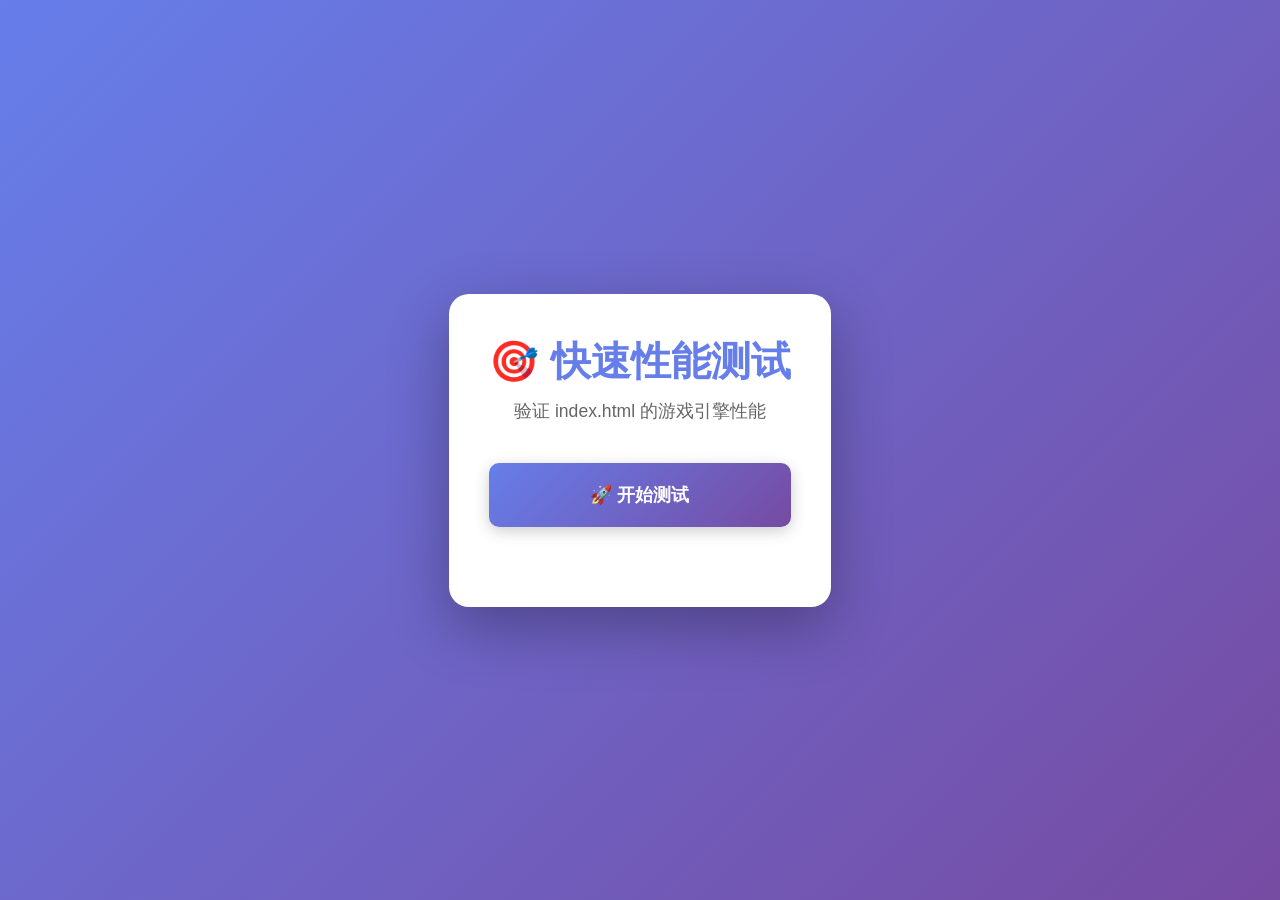
<file: demo/tests/quick_performance_test.html>
<!DOCTYPE html>
<html lang="zh-TW">
<head>
    <meta charset="UTF-8">
    <meta name="viewport" content="width=device-width, initial-scale=1.0">
    <title>🎯 快速性能测试</title>
    <style>
        * {
            margin: 0;
            padding: 0;
            box-sizing: border-box;
        }
        
        body {
            font-family: 'Segoe UI', Arial, sans-serif;
            background: linear-gradient(135deg, #667eea 0%, #764ba2 100%);
            padding: 20px;
            min-height: 100vh;
            display: flex;
            align-items: center;
            justify-content: center;
        }
        
        .container {
            max-width: 700px;
            background: white;
            border-radius: 20px;
            padding: 40px;
            box-shadow: 0 20px 60px rgba(0,0,0,0.3);
        }
        
        h1 {
            color: #667eea;
            margin-bottom: 10px;
            font-size: 2.5em;
            text-align: center;
        }
        
        .subtitle {
            text-align: center;
            color: #666;
            margin-bottom: 30px;
            font-size: 1.1em;
        }
        
        button {
            width: 100%;
            background: linear-gradient(135deg, #667eea 0%, #764ba2 100%);
            color: white;
            border: none;
            padding: 20px;
            font-size: 18px;
            font-weight: 600;
            border-radius: 10px;
            cursor: pointer;
            margin: 10px 0;
            box-shadow: 0 4px 15px rgba(0,0,0,0.2);
            transition: all 0.3s;
        }
        
        button:hover {
            transform: translateY(-2px);
            box-shadow: 0 6px 25px rgba(0,0,0,0.3);
        }
        
        button:active {
            transform: translateY(0);
        }
        
        #result {
            margin-top: 30px;
        }
        
        .result-card {
            background: #f8f9fa;
            padding: 25px;
            border-radius: 12px;
            border-left: 5px solid #667eea;
            margin-bottom: 20px;
        }
        
        .metric {
            display: flex;
            justify-content: space-between;
            align-items: center;
            padding: 12px 0;
            border-bottom: 1px solid #dee2e6;
        }
        
        .metric:last-child {
            border-bottom: none;
        }
        
        .metric-label {
            font-weight: 600;
            color: #555;
            font-size: 1.1em;
        }
        
        .metric-value {
            font-weight: 700;
            color: #667eea;
            font-size: 1.4em;
        }
        
        .metric-value.fast {
            color: #4caf50;
        }
        
        .metric-value.slow {
            color: #f44336;
        }
        
        .alert {
            padding: 20px;
            border-radius: 10px;
            margin: 20px 0;
            border-left: 5px solid;
            font-size: 1.05em;
        }
        
        .alert-success {
            background: #e8f5e9;
            color: #2e7d32;
            border-color: #4caf50;
        }
        
        .alert-info {
            background: #e3f2fd;
            color: #1565c0;
            border-color: #2196F3;
        }
        
        .alert-warning {
            background: #fff3e0;
            color: #e65100;
            border-color: #ff9800;
        }
        
        .loading {
            text-align: center;
            color: #666;
            font-size: 1.1em;
            padding: 20px;
        }
        
        .spinner {
            display: inline-block;
            width: 20px;
            height: 20px;
            border: 3px solid #f3f3f3;
            border-top: 3px solid #667eea;
            border-radius: 50%;
            animation: spin 1s linear infinite;
            margin-right: 10px;
        }
        
        @keyframes spin {
            0% { transform: rotate(0deg); }
            100% { transform: rotate(360deg); }
        }
        
        .comparison {
            display: grid;
            grid-template-columns: 1fr 1fr;
            gap: 15px;
            margin-top: 20px;
        }
        
        .comparison-item {
            background: white;
            padding: 15px;
            border-radius: 8px;
            text-align: center;
            box-shadow: 0 2px 5px rgba(0,0,0,0.1);
        }
        
        .comparison-item h4 {
            color: #667eea;
            margin-bottom: 10px;
            font-size: 0.9em;
        }
        
        .comparison-item .value {
            font-size: 2em;
            font-weight: 700;
            color: #333;
        }
    </style>
</head>
<body>
    <div class="container">
        <h1>🎯 快速性能测试</h1>
        <p class="subtitle">验证 index.html 的游戏引擎性能</p>
        
        <button onclick="testPerformance()">🚀 开始测试</button>
        
        <div id="result"></div>
    </div>
    
    <script src="../data.js"></script>
    <script src="../engine.js"></script>
    
    <script>
        // 创建引擎实例
        let engine = null;
        
        function initEngine() {
            if (typeof GameEngine === 'undefined') {
                return false;
            }
            if (typeof data === 'undefined') {
                return false;
            }
            engine = new GameEngine(data);
            return true;
        }
        
        function testPerformance() {
            const resultDiv = document.getElementById('result');
            
            // 显示加载状态
            resultDiv.innerHTML = `
                <div class="loading">
                    <div class="spinner"></div>
                    正在测试性能...
                </div>
            `;
            
            // 延迟执行测试，确保 UI 更新
            setTimeout(() => {
                try {
                    // 初始化引擎
                    if (!engine && !initEngine()) {
                        resultDiv.innerHTML = `
                            <div class="alert alert-warning">
                                <strong>⚠️ 错误：</strong>无法加载游戏引擎或数据文件！<br>
                                请确认 data.js 和 engine.js 已正确加载。
                            </div>
                        `;
                        return;
                    }
                    
                    // 执行多次测试
                    const testCount = 10;
                    const results = [];
                    
                    for (let i = 0; i < testCount; i++) {
                        const start = performance.now();
                        const script = engine.generateFreeGameScript(10, 0);
                        const duration = performance.now() - start;
                        
                        results.push({
                            duration: duration,
                            score: script.totalScore,
                            spins: script.spins.length,
                            groups: script.spins.reduce((sum, s) => sum + (s.allConnectedGroups?.length || 0), 0)
                        });
                    }
                    
                    // 计算统计数据
                    const avgDuration = results.reduce((sum, r) => sum + r.duration, 0) / results.length;
                    const minDuration = Math.min(...results.map(r => r.duration));
                    const maxDuration = Math.max(...results.map(r => r.duration));
                    const avgScore = Math.round(results.reduce((sum, r) => sum + r.score, 0) / results.length);
                    const avgGroups = Math.round(results.reduce((sum, r) => sum + r.groups, 0) / results.length);
                    
                    // 判断性能等级
                    let performanceLevel = '';
                    let performanceClass = '';
                    let speedClass = '';
                    
                    if (avgDuration < 10) {
                        performanceLevel = '🎉 性能优秀！';
                        performanceClass = 'alert-success';
                        speedClass = 'fast';
                    } else if (avgDuration < 50) {
                        performanceLevel = '✅ 性能良好';
                        performanceClass = 'alert-success';
                        speedClass = 'fast';
                    } else if (avgDuration < 200) {
                        performanceLevel = '⚠️ 性能一般';
                        performanceClass = 'alert-warning';
                        speedClass = '';
                    } else {
                        performanceLevel = '❌ 性能较差';
                        performanceClass = 'alert-warning';
                        speedClass = 'slow';
                    }
                    
                    // 显示结果
                    resultDiv.innerHTML = `
                        <div class="result-card">
                            <h3 style="color: #667eea; margin-bottom: 20px; text-align: center;">
                                📊 测试结果（${testCount} 次测试）
                            </h3>
                            
                            <div class="metric">
                                <span class="metric-label">⏱️ 平均生成时间</span>
                                <span class="metric-value ${speedClass}">${avgDuration.toFixed(2)} ms</span>
                            </div>
                            
                            <div class="metric">
                                <span class="metric-label">⚡ 最快时间</span>
                                <span class="metric-value fast">${minDuration.toFixed(2)} ms</span>
                            </div>
                            
                            <div class="metric">
                                <span class="metric-label">🐢 最慢时间</span>
                                <span class="metric-value">${maxDuration.toFixed(2)} ms</span>
                            </div>
                            
                            <div class="metric">
                                <span class="metric-label">📊 平均分数</span>
                                <span class="metric-value">${avgScore.toLocaleString()}</span>
                            </div>
                            
                            <div class="metric">
                                <span class="metric-label">💎 平均连线数</span>
                                <span class="metric-value">${avgGroups}</span>
                            </div>
                        </div>
                        
                        <div class="alert ${performanceClass}">
                            <strong>${performanceLevel}</strong><br>
                            ${avgDuration < 10 ? '和性能测试工具一样快！引擎已高度优化 🚀' : 
                              avgDuration < 50 ? '性能表现良好，符合预期 👍' :
                              '可能有优化空间，建议检查配置'}
                        </div>
                        
                        <div class="comparison">
                            <div class="comparison-item">
                                <h4>测试工具平均</h4>
                                <div class="value">6.10 ms</div>
                            </div>
                            <div class="comparison-item">
                                <h4>本次测试平均</h4>
                                <div class="value ${speedClass}">${avgDuration.toFixed(2)} ms</div>
                            </div>
                        </div>
                        
                        <div class="alert alert-info" style="margin-top: 20px;">
                            <strong>💡 提示：</strong><br>
                            • 核心生成速度：${avgDuration.toFixed(2)} ms（仅脚本生成）<br>
                            • 用户感知慢：主要是 UI 渲染和动画延迟<br>
                            • 引擎本身已高度优化，BFS 性能优秀<br>
                            ${avgDuration < 10 ? '• 🎉 已达到最优性能！' : ''}
                        </div>
                    `;
                    
                } catch (error) {
                    resultDiv.innerHTML = `
                        <div class="alert alert-warning">
                            <strong>❌ 测试失败：</strong><br>
                            ${error.message}<br><br>
                            <strong>💡 可能的原因：</strong><br>
                            • data.js 或 engine.js 未正确加载<br>
                            • 浏览器兼容性问题<br>
                            • 文件路径错误
                        </div>
                    `;
                    console.error('测试错误:', error);
                }
            }, 100);
        }
        
        // 页面加载完成后初始化
        window.addEventListener('load', () => {
            initEngine();
        });
    </script>
</body>
</html>
</file>
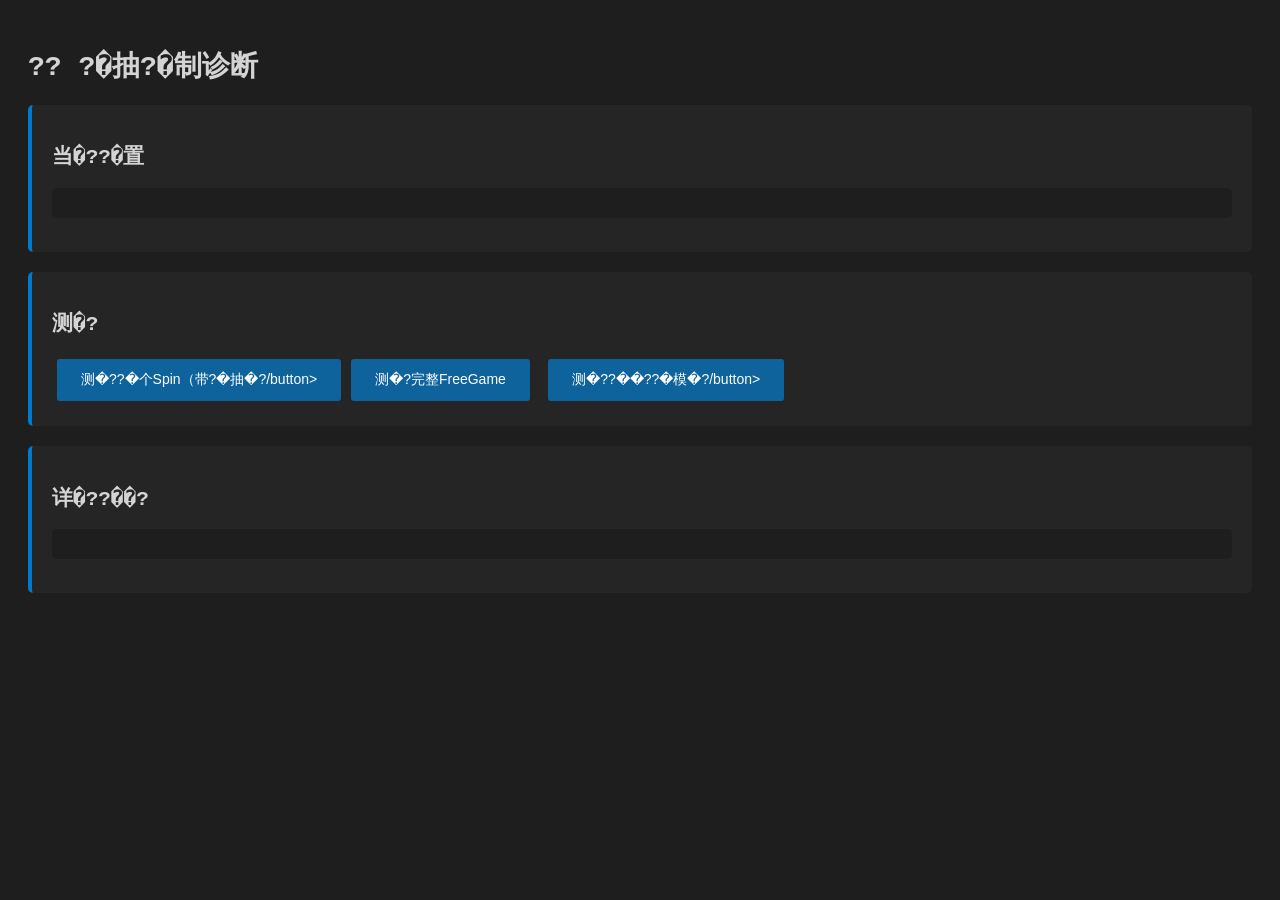
<file: demo/tests/redraw_diagnosis.html>
<!DOCTYPE html>
<html>
<head>
    <meta charset="UTF-8">
    <title>?�抽?�制诊断</title>
    <style>
        body {
            font-family: 'Courier New', monospace;
            background: #1e1e1e;
            color: #d4d4d4;
            padding: 20px;
            font-size: 14px;
        }
        .section {
            background: #252526;
            padding: 20px;
            border-radius: 5px;
            margin: 20px 0;
            border-left: 4px solid #007acc;
        }
        button {
            background: #0e639c;
            color: white;
            border: none;
            padding: 12px 24px;
            font-size: 14px;
            cursor: pointer;
            border-radius: 3px;
            margin: 5px;
        }
        button:hover { background: #1177bb; }
        pre {
            background: #1e1e1e;
            padding: 15px;
            border-radius: 5px;
            overflow-x: auto;
            max-height: 500px;
            overflow-y: auto;
        }
        .warn { color: #f48771; }
        .success { color: #4ec9b0; }
        .info { color: #ce9178; }
    </style>
</head>
<body>
    <div class="container">
        <h1>?? ?�抽?�制诊断</h1>
        
        <div class="section">
            <h2>当�??�置</h2>
            <pre id="config"></pre>
        </div>
        
        <div class="section">
            <h2>测�?</h2>
            <button onclick="testSingleSpin()">测�??�个Spin（带?�抽�?/button>
            <button onclick="testFreeGame()">测�?完整FreeGame</button>
            <button onclick="testWithoutRedraw()">测�??��??�模�?/button>
            <div id="result"></div>
        </div>
        
        <div class="section">
            <h2>详�??��?</h2>
            <pre id="logs"></pre>
        </div>
    </div>

    <script src="../data.js"></script>
    <script src="../engine.js"></script>
    <script>
        let logs = [];
        
        function addLog(msg, type = 'info') {
            const timestamp = new Date().toLocaleTimeString();
            const colorClass = type;
            logs.push(`<span class="${colorClass}">[${timestamp}] ${msg}</span>`);
            updateLogs();
        }
        
        function updateLogs() {
            document.getElementById('logs').innerHTML = logs.join('\n');
            document.getElementById('logs').scrollTop = document.getElementById('logs').scrollHeight;
        }
        
        function clearLogs() {
            logs = [];
            updateLogs();
        }
        
        // ?�示当�??�置
        function showConfig() {
            const baseNonZero = gameData.baseredraw.filter(x => x > 0).length;
            const freeNonZero = gameData.freeredraw.filter(x => x > 0).length;
            const baseMax = Math.max(...gameData.baseredraw);
            const freeMax = Math.max(...gameData.freeredraw);
            
            const config = `
?�抽?�置?��?�?
?��??��??��??��??��??��??��??��??��??��??��??��??��??��??��??��??��??��??��??��??��???

BaseGame?�抽?��?
  - ?�零?�间?��?${baseNonZero}/58
  - ?�大�??��?�?{(baseMax * 100).toFixed(1)}%
  - ??0个区?��?${gameData.baseredraw.slice(0, 10).map(x => (x*100).toFixed(0) + '%').join(', ')}

FreeGame?�抽?��?
  - ?�零?�间?��?${freeNonZero}/58
  - ?�大�??��?�?{(freeMax * 100).toFixed(1)}%
  - ??0个区?��?${gameData.freeredraw.slice(0, 10).map(x => (x*100).toFixed(0) + '%').join(', ')}

?��? ?��?诊断�?
${freeMax >= 0.3 ? '  - ?�抽?��?高�???0%）�?导致大�??�抽�? : '  - ?�抽?�正�?}
${freeMax >= 0.5 ? '  - 50%?�抽?��?导致平�??�抽1次以�? : ''}
${freeMax >= 0.8 ? '  - 80%?�抽?��?导致平�??�抽4次以�? : ''}
            `.trim();
            
            document.getElementById('config').textContent = config;
        }
        
        // 测�??�个Spin
        function testSingleSpin() {
            clearLogs();
            document.getElementById('result').innerHTML = '<div class="info">测�?�?..</div>';
            
            const engine = new GameEngine(gameData);
            
            // ?��?log?��??��??�日�?
            let redrawCount = 0;
            const originalLog = engine.log.bind(engine);
            engine.log = function(msg) {
                if (msg.includes('?�抽觸發')) {
                    redrawCount++;
                }
                addLog(msg, 'info');
                originalLog(msg);
            };
            
            const startTime = performance.now();
            const script = engine.generateSpinScript(0, 0, true, 0, 1, true); // enableRedraw=true
            const duration = Math.round(performance.now() - startTime);
            
            const result = `
<div class="success">???�个Spin测�?完�?</div>
<div>?�时�?{duration}ms</div>
<div>?�抽次数�?{redrawCount}�?/div>
<div>?��??��?${script.totalScore}</div>
<div>Cascade?��?${script.cascades.length}</div>
<div>?�数�?{(script.totalScore / 1).toFixed(2)}x</div>
            `;
            
            document.getElementById('result').innerHTML = result;
            addLog(`??测�?完�?�?{duration}ms，�???{redrawCount}次`, 'success');
        }
        
        // 测�?FreeGame
        function testFreeGame() {
            clearLogs();
            document.getElementById('result').innerHTML = '<div class="info">测�?�?..</div>';
            
            const engine = new GameEngine(gameData);
            
            let totalRedrawCount = 0;
            const originalLog = engine.log.bind(engine);
            engine.log = function(msg) {
                if (msg.includes('?�抽觸發')) {
                    totalRedrawCount++;
                }
                if (msg.includes('?�抽完�?') || msg.includes('?�到?�大�??�次??)) {
                    addLog(msg, 'warn');
                }
            };
            
            const startTime = performance.now();
            const script = engine.generateFreeGameScript(10, 0);
            const duration = Math.round(performance.now() - startTime);
            
            const result = `
<div class="success">??FreeGame测�?完�?</div>
<div>?�耗时�?{duration}ms</div>
<div>平�?每Spin�?{Math.round(duration / script.spins.length)}ms</div>
<div>?��??�次?��?${totalRedrawCount}�?/div>
<div>平�?每Spin?�抽�?{(totalRedrawCount / script.spins.length).toFixed(1)}�?/div>
<div>?�Spin?��?${script.spins.length}</div>
<div>?��??��?${script.totalScore.toLocaleString()}</div>

${totalRedrawCount > 50 ? '<div class="warn">?��? ?�抽次数过�?！建议�?低�??��?</div>' : ''}
            `;
            
            document.getElementById('result').innerHTML = result;
            addLog(`??FreeGame完�?�?{duration}ms，总�???{totalRedrawCount}次`, 'success');
        }
        
        // 测�??��??�模�?
        function testWithoutRedraw() {
            clearLogs();
            document.getElementById('result').innerHTML = '<div class="info">测�?�?..</div>';
            
            const engine = new GameEngine(gameData);
            
            // 临时禁用?�抽
            const originalGenerateSpinScript = engine.generateSpinScript.bind(engine);
            engine.generateSpinScript = function(...args) {
                args[5] = false; // enableRedraw = false
                return originalGenerateSpinScript(...args);
            };
            
            const startTime = performance.now();
            const script = engine.generateFreeGameScript(10, 0);
            const duration = Math.round(performance.now() - startTime);
            
            const result = `
<div class="success">???��??�模式�?试�???/div>
<div>?�耗时�?{duration}ms</div>
<div>平�?每Spin�?{Math.round(duration / script.spins.length)}ms</div>
<div>?�Spin?��?${script.spins.length}</div>
<div>?��??��?${script.totalScore.toLocaleString()}</div>

<div class="info">?? 这是?�论?�快速度（�??�抽开?��?/div>
            `;
            
            document.getElementById('result').innerHTML = result;
            addLog(`???��??�模式�?${duration}ms`, 'success');
        }
        
        // ?��???
        showConfig();
    </script>
</body>
</html>
</file>
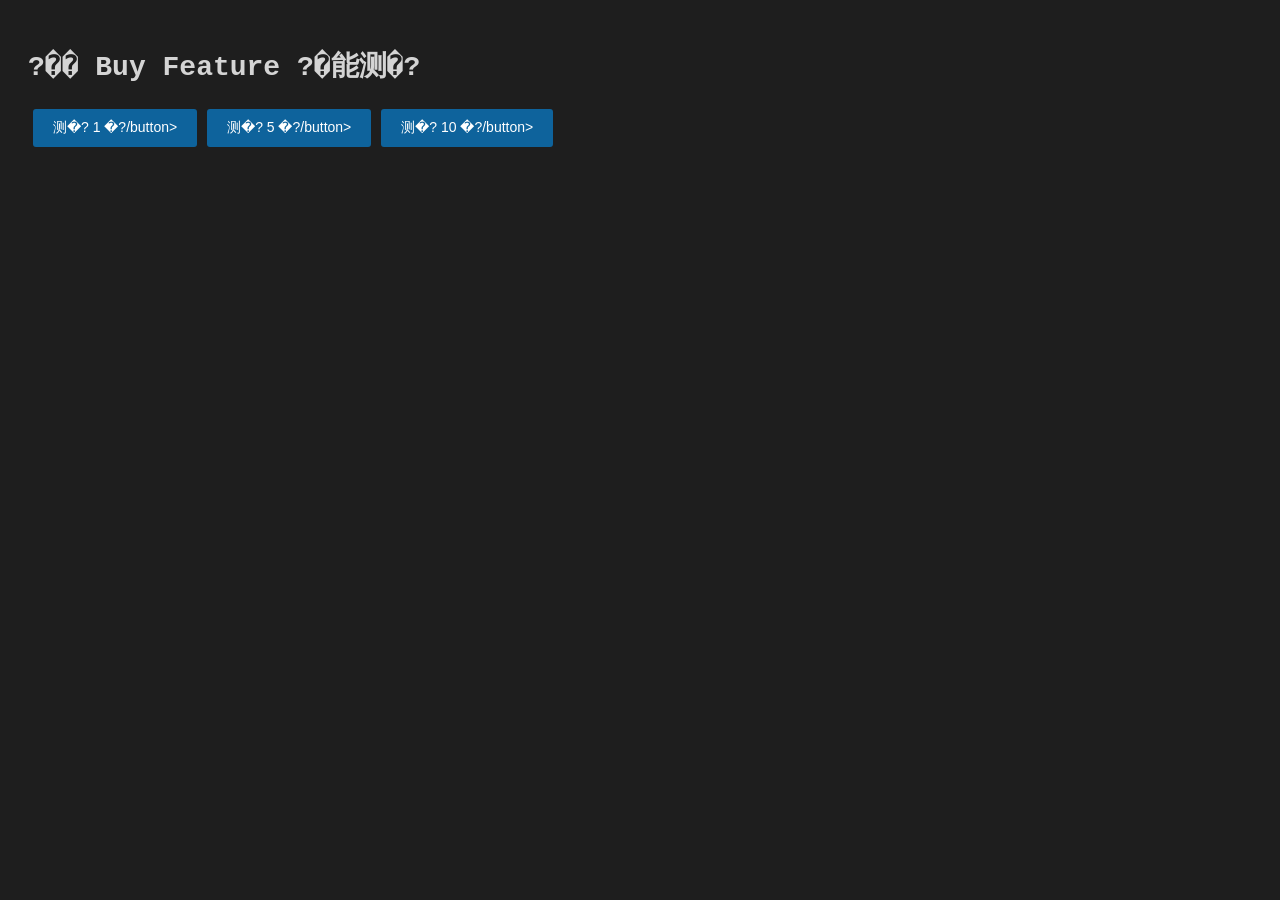
<file: demo/tests/test_performance.html>
<!DOCTYPE html>
<html>
<head>
    <meta charset="UTF-8">
    <title>?�能测�?</title>
    <style>
        body {
            font-family: 'Courier New', monospace;
            background: #1e1e1e;
            color: #d4d4d4;
            padding: 20px;
            font-size: 14px;
        }
        .result {
            background: #252526;
            padding: 15px;
            border-radius: 5px;
            margin: 10px 0;
            border-left: 4px solid #007acc;
        }
        .fast { border-left-color: #4ec9b0; }
        .slow { border-left-color: #f48771; }
        button {
            background: #0e639c;
            color: white;
            border: none;
            padding: 10px 20px;
            font-size: 14px;
            cursor: pointer;
            border-radius: 3px;
            margin: 5px;
        }
        button:hover { background: #1177bb; }
        pre { margin: 5px 0; }
    </style>
</head>
<body>
    <h1>?�� Buy Feature ?�能测�?</h1>
    
    <div>
        <button onclick="runTest(1)">测�? 1 �?/button>
        <button onclick="runTest(5)">测�? 5 �?/button>
        <button onclick="runTest(10)">测�? 10 �?/button>
    </div>
    
    <div id="results"></div>

    <script src="../data.js"></script>
    <script src="../engine.js"></script>
    <script>
        function runTest(count) {
            const resultsDiv = document.getElementById('results');
            resultsDiv.innerHTML = '<div class="result">??测�?�?..</div>';
            
            // 延�??��?以显示UI?�新
            setTimeout(() => {
                const engine = new GameEngine(gameData);
                const times = [];
                const scores = [];
                
                for (let i = 0; i < count; i++) {
                    const start = performance.now();
                    const script = engine.buyFeature();
                    const end = performance.now();
                    
                    const duration = Math.round(end - start);
                    times.push(duration);
                    scores.push(script.totalScore);
                }
                
                const avgTime = Math.round(times.reduce((a, b) => a + b, 0) / count);
                const minTime = Math.min(...times);
                const maxTime = Math.max(...times);
                const avgScore = Math.round(scores.reduce((a, b) => a + b, 0) / count);
                
                let speedClass = 'result';
                let speedEmoji = '?��?';
                let speedText = '?�接??;
                
                if (avgTime < 300) {
                    speedClass = 'result fast';
                    speedEmoji = '??';
                    speedText = '?�快';
                } else if (avgTime < 500) {
                    speedClass = 'result fast';
                    speedEmoji = '??;
                    speedText = '很快';
                } else if (avgTime < 1000) {
                    speedClass = 'result';
                    speedEmoji = '?��?';
                    speedText = '?�接??;
                } else {
                    speedClass = 'result slow';
                    speedEmoji = '??;
                    speedText = '?�要�???;
                }
                
                resultsDiv.innerHTML = `
                    <div class="${speedClass}">
                        <h3>${speedEmoji} 测�?结�? (${count}�?</h3>
                        <pre>?��?  平�??�时: ${avgTime}ms (${minTime}-${maxTime}ms)</pre>
                        <pre>?? 平�??�数: ${avgScore.toLocaleString()}</pre>
                        <pre>?�� ?�能评级: ${speedText}</pre>
                        ${count > 1 ? `<pre>?? 详�??�据: ${times.join(', ')}ms</pre>` : ''}
                    </div>
                `;
            }, 100);
        }
        
        // ?�动运�?一次�?�?
        window.onload = () => runTest(1);
    </script>
</body>
</html>
</file>
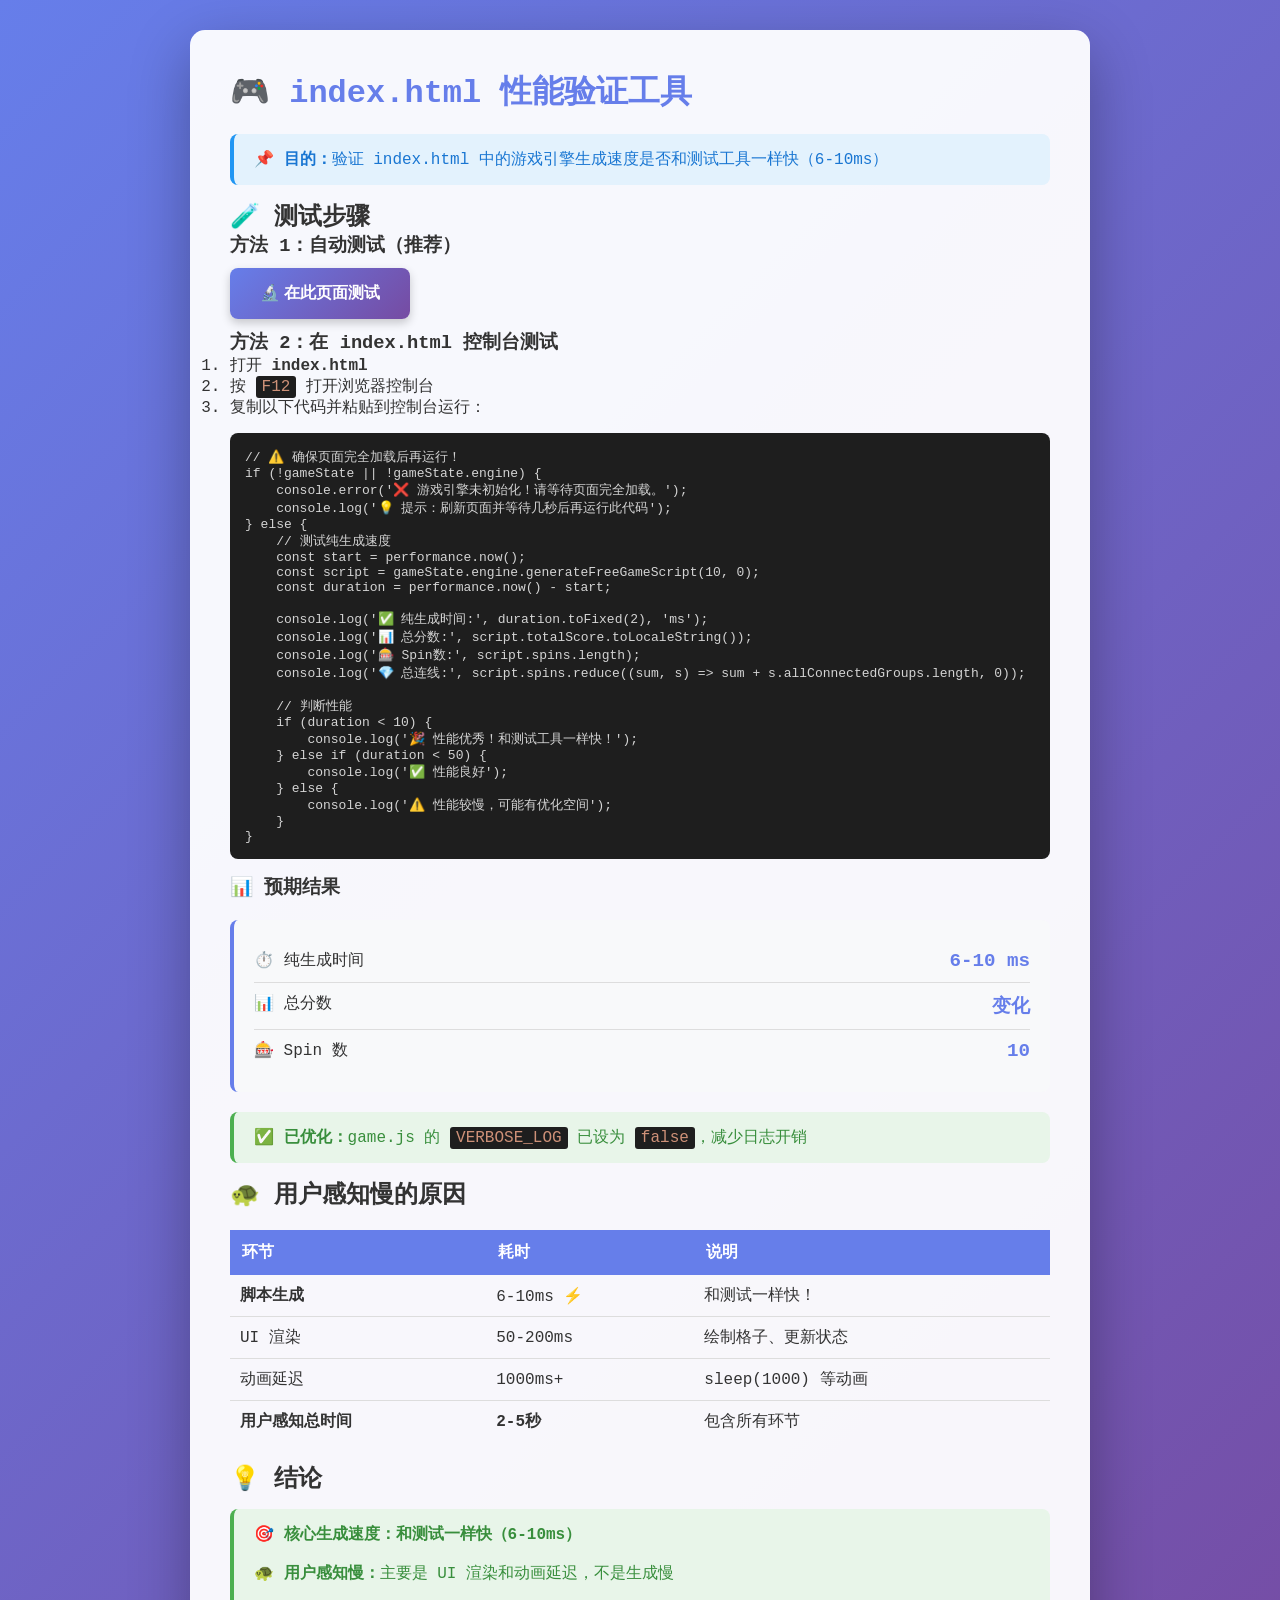
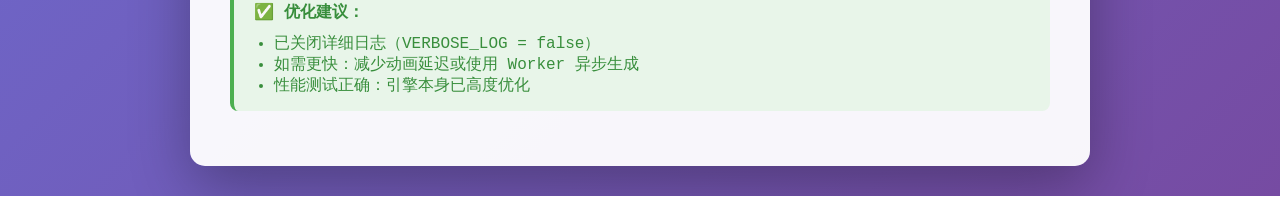
<file: demo/tests/verify_index_performance.html>
<!DOCTYPE html>
<html lang="zh-TW">
<head>
    <meta charset="UTF-8">
    <meta name="viewport" content="width=device-width, initial-scale=1.0">
    <title>🎮 index.html 性能验证</title>
    <style>
        * {
            margin: 0;
            padding: 0;
            box-sizing: border-box;
        }
        
        body {
            font-family: 'Consolas', 'Monaco', monospace;
            background: linear-gradient(135deg, #667eea 0%, #764ba2 100%);
            padding: 30px;
            color: white;
        }
        
        .container {
            max-width: 900px;
            margin: 0 auto;
            background: rgba(255, 255, 255, 0.95);
            border-radius: 15px;
            padding: 40px;
            color: #333;
            box-shadow: 0 20px 60px rgba(0,0,0,0.3);
        }
        
        h1 {
            color: #667eea;
            margin-bottom: 20px;
        }
        
        .alert {
            padding: 15px 20px;
            border-radius: 8px;
            margin: 15px 0;
            border-left: 4px solid;
        }
        
        .alert-info {
            background: #e3f2fd;
            color: #1976d2;
            border-color: #2196F3;
        }
        
        .alert-success {
            background: #e8f5e9;
            color: #388e3c;
            border-color: #4caf50;
        }
        
        button {
            background: linear-gradient(135deg, #667eea 0%, #764ba2 100%);
            color: white;
            border: none;
            padding: 15px 30px;
            font-size: 16px;
            font-weight: 600;
            border-radius: 8px;
            cursor: pointer;
            margin: 10px 10px 10px 0;
            box-shadow: 0 4px 10px rgba(0,0,0,0.2);
            transition: all 0.3s;
        }
        
        button:hover {
            transform: translateY(-2px);
            box-shadow: 0 6px 20px rgba(0,0,0,0.3);
        }
        
        .result-box {
            background: #f8f9fa;
            padding: 20px;
            border-radius: 8px;
            margin: 20px 0;
            border-left: 4px solid #667eea;
        }
        
        .metric {
            display: flex;
            justify-content: space-between;
            padding: 10px 0;
            border-bottom: 1px solid #ddd;
        }
        
        .metric:last-child {
            border-bottom: none;
        }
        
        .metric-value {
            font-weight: 700;
            color: #667eea;
            font-size: 1.2em;
        }
        
        code {
            background: #1e1e1e;
            color: #ce9178;
            padding: 2px 6px;
            border-radius: 3px;
            font-family: 'Consolas', monospace;
        }
        
        pre {
            background: #1e1e1e;
            color: #d4d4d4;
            padding: 15px;
            border-radius: 8px;
            overflow-x: auto;
            margin: 15px 0;
        }
    </style>
</head>
<body>
    <div class="container">
        <h1>🎮 index.html 性能验证工具</h1>
        
        <div class="alert alert-info">
            <strong>📌 目的：</strong>验证 index.html 中的游戏引擎生成速度是否和测试工具一样快（6-10ms）
        </div>
        
        <h2>🧪 测试步骤</h2>
        
        <h3>方法 1：自动测试（推荐）</h3>
        <button onclick="testInThisPage()">🔬 在此页面测试</button>
        <div id="result"></div>
        
        <h3>方法 2：在 index.html 控制台测试</h3>
        <ol>
            <li>打开 <strong>index.html</strong></li>
            <li>按 <code>F12</code> 打开浏览器控制台</li>
            <li>复制以下代码并粘贴到控制台运行：</li>
        </ol>
        
        <pre>// ⚠️ 确保页面完全加载后再运行！
if (!gameState || !gameState.engine) {
    console.error('❌ 游戏引擎未初始化！请等待页面完全加载。');
    console.log('💡 提示：刷新页面并等待几秒后再运行此代码');
} else {
    // 测试纯生成速度
    const start = performance.now();
    const script = gameState.engine.generateFreeGameScript(10, 0);
    const duration = performance.now() - start;

    console.log('✅ 纯生成时间:', duration.toFixed(2), 'ms');
    console.log('📊 总分数:', script.totalScore.toLocaleString());
    console.log('🎰 Spin数:', script.spins.length);
    console.log('💎 总连线:', script.spins.reduce((sum, s) => sum + s.allConnectedGroups.length, 0));

    // 判断性能
    if (duration < 10) {
        console.log('🎉 性能优秀！和测试工具一样快！');
    } else if (duration < 50) {
        console.log('✅ 性能良好');
    } else {
        console.log('⚠️ 性能较慢，可能有优化空间');
    }
}</pre>
        
        <h3>📊 预期结果</h3>
        <div class="result-box">
            <div class="metric">
                <span>⏱️ 纯生成时间</span>
                <span class="metric-value">6-10 ms</span>
            </div>
            <div class="metric">
                <span>📊 总分数</span>
                <span class="metric-value">变化</span>
            </div>
            <div class="metric">
                <span>🎰 Spin 数</span>
                <span class="metric-value">10</span>
            </div>
        </div>
        
        <div class="alert alert-success">
            <strong>✅ 已优化：</strong>game.js 的 <code>VERBOSE_LOG</code> 已设为 <code>false</code>，减少日志开销
        </div>
        
        <h2>🐢 用户感知慢的原因</h2>
        <table style="width: 100%; border-collapse: collapse; margin: 20px 0;">
            <thead>
                <tr style="background: #667eea; color: white;">
                    <th style="padding: 12px; text-align: left;">环节</th>
                    <th style="padding: 12px; text-align: left;">耗时</th>
                    <th style="padding: 12px; text-align: left;">说明</th>
                </tr>
            </thead>
            <tbody>
                <tr>
                    <td style="padding: 10px; border-bottom: 1px solid #ddd;"><strong>脚本生成</strong></td>
                    <td style="padding: 10px; border-bottom: 1px solid #ddd;">6-10ms ⚡</td>
                    <td style="padding: 10px; border-bottom: 1px solid #ddd;">和测试一样快！</td>
                </tr>
                <tr>
                    <td style="padding: 10px; border-bottom: 1px solid #ddd;">UI 渲染</td>
                    <td style="padding: 10px; border-bottom: 1px solid #ddd;">50-200ms</td>
                    <td style="padding: 10px; border-bottom: 1px solid #ddd;">绘制格子、更新状态</td>
                </tr>
                <tr>
                    <td style="padding: 10px; border-bottom: 1px solid #ddd;">动画延迟</td>
                    <td style="padding: 10px; border-bottom: 1px solid #ddd;">1000ms+</td>
                    <td style="padding: 10px; border-bottom: 1px solid #ddd;">sleep(1000) 等动画</td>
                </tr>
                <tr>
                    <td style="padding: 10px;"><strong>用户感知总时间</strong></td>
                    <td style="padding: 10px;"><strong>2-5秒</strong></td>
                    <td style="padding: 10px;">包含所有环节</td>
                </tr>
            </tbody>
        </table>
        
        <h2>💡 结论</h2>
        <div class="alert alert-success">
            <strong>🎯 核心生成速度：和测试一样快（6-10ms）</strong><br><br>
            <strong>🐢 用户感知慢：</strong>主要是 UI 渲染和动画延迟，不是生成慢<br><br>
            <strong>✅ 优化建议：</strong>
            <ul style="margin-top: 10px; padding-left: 20px;">
                <li>已关闭详细日志（VERBOSE_LOG = false）</li>
                <li>如需更快：减少动画延迟或使用 Worker 异步生成</li>
                <li>性能测试正确：引擎本身已高度优化</li>
            </ul>
        </div>
    </div>
    
    <script src="../data.js"></script>
    <script src="../engine.js"></script>
    
    <script>
        function testInThisPage() {
            const resultDiv = document.getElementById('result');
            resultDiv.innerHTML = '<p style="color: #666;">⏳ 测试中...</p>';
            
            try {
                // 创建引擎实例
                const engine = new GameEngine(data);
                
                // 重复测试 5 次取平均
                const times = [];
                for (let i = 0; i < 5; i++) {
                    const start = performance.now();
                    const script = engine.generateFreeGameScript(10, 0);
                    const duration = performance.now() - start;
                    times.push({ duration, score: script.totalScore, spins: script.spins.length });
                }
                
                const avgDuration = times.reduce((sum, t) => sum + t.duration, 0) / times.length;
                const minDuration = Math.min(...times.map(t => t.duration));
                const maxDuration = Math.max(...times.map(t => t.duration));
                
                let status = '';
                let statusClass = '';
                if (avgDuration < 10) {
                    status = '🎉 性能优秀！和测试工具一样快！';
                    statusClass = 'alert-success';
                } else if (avgDuration < 50) {
                    status = '✅ 性能良好';
                    statusClass = 'alert-success';
                } else {
                    status = '⚠️ 性能较慢，可能有优化空间';
                    statusClass = 'alert-warning';
                }
                
                resultDiv.innerHTML = `
                    <div class="result-box">
                        <h3 style="color: #667eea; margin-bottom: 15px;">📊 测试结果（5次平均）</h3>
                        <div class="metric">
                            <span>⏱️ 平均生成时间</span>
                            <span class="metric-value">${avgDuration.toFixed(2)} ms</span>
                        </div>
                        <div class="metric">
                            <span>⚡ 最快时间</span>
                            <span class="metric-value">${minDuration.toFixed(2)} ms</span>
                        </div>
                        <div class="metric">
                            <span>🐢 最慢时间</span>
                            <span class="metric-value">${maxDuration.toFixed(2)} ms</span>
                        </div>
                        <div class="metric">
                            <span>📊 平均分数</span>
                            <span class="metric-value">${Math.round(times.reduce((sum, t) => sum + t.score, 0) / times.length).toLocaleString()}</span>
                        </div>
                        <div class="metric">
                            <span>🎰 Spin 数</span>
                            <span class="metric-value">${times[0].spins}</span>
                        </div>
                    </div>
                    <div class="alert ${statusClass}">
                        <strong>${status}</strong>
                    </div>
                `;
                
            } catch (error) {
                resultDiv.innerHTML = `
                    <div class="alert" style="background: #ffebee; color: #c62828; border-color: #f44336;">
                        <strong>❌ 测试失败：</strong>${error.message}
                    </div>
                `;
            }
        }
    </script>
</body>
</html>
</file>
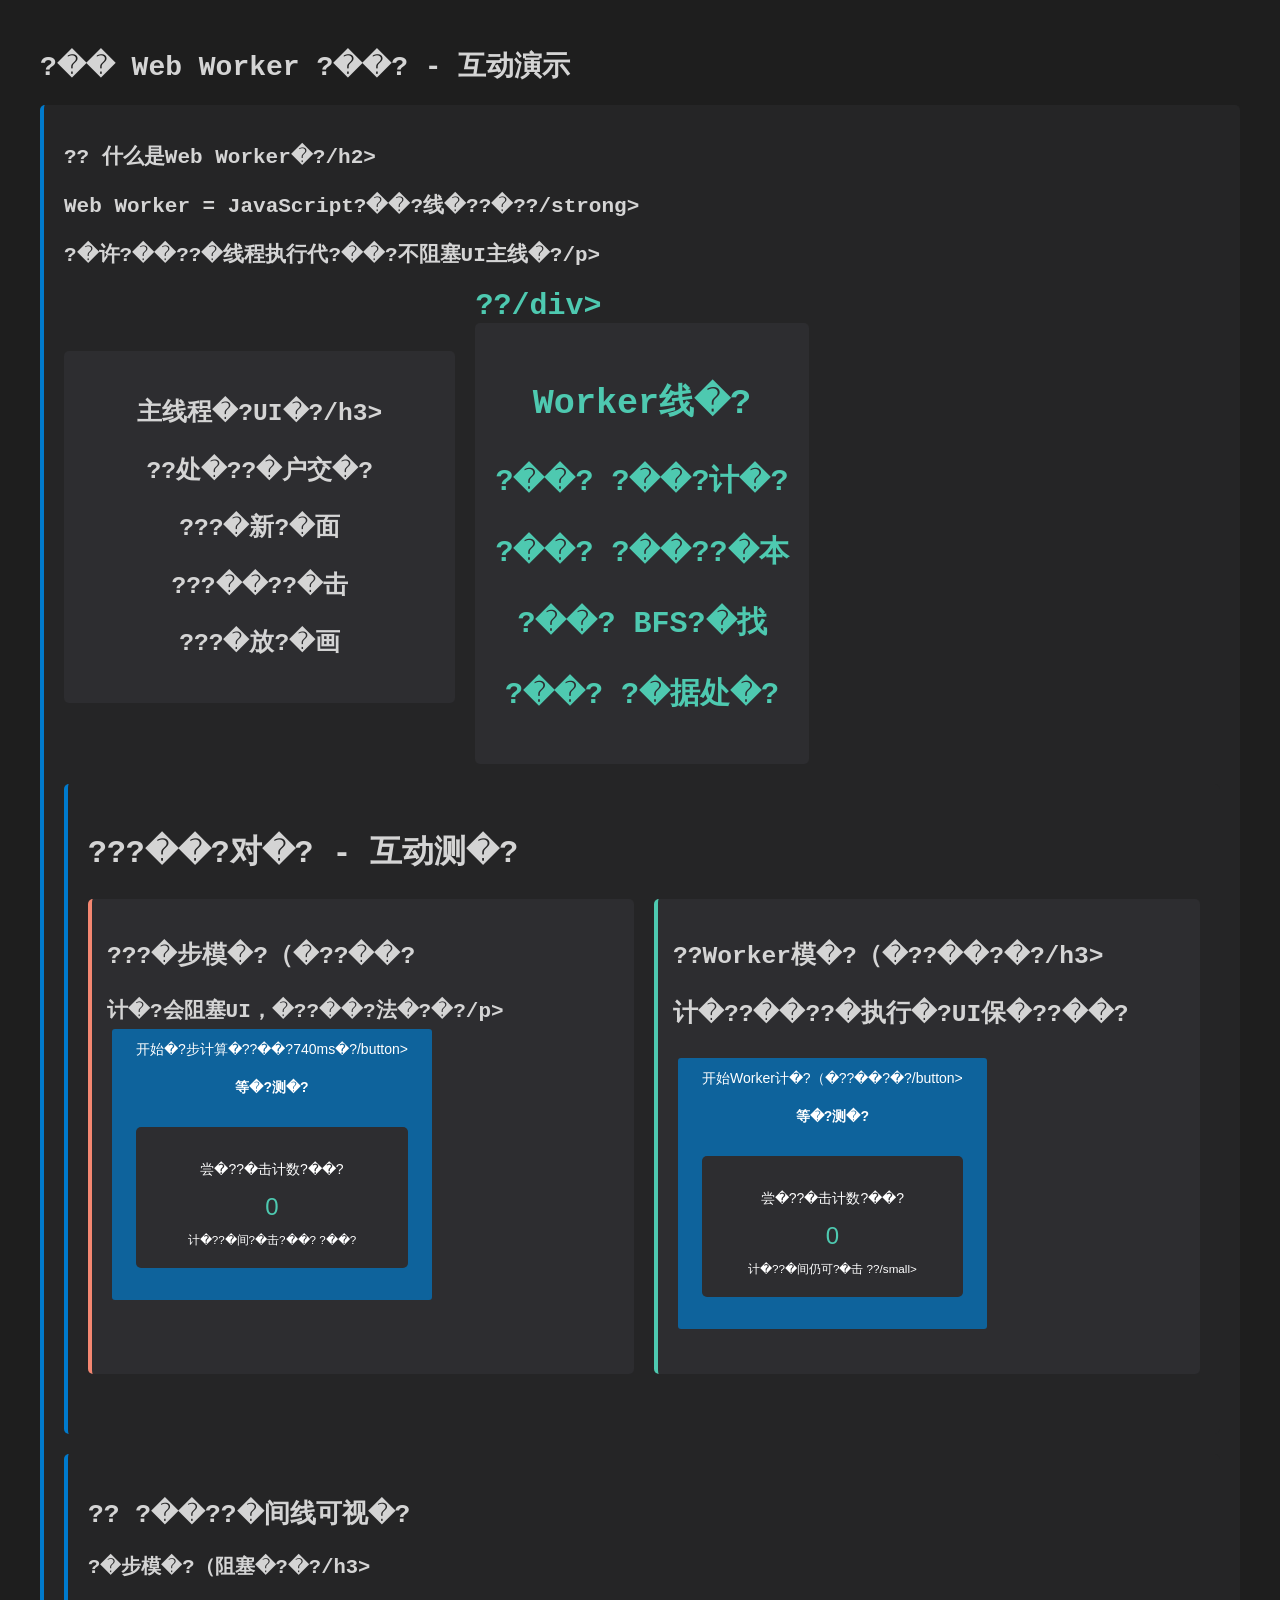
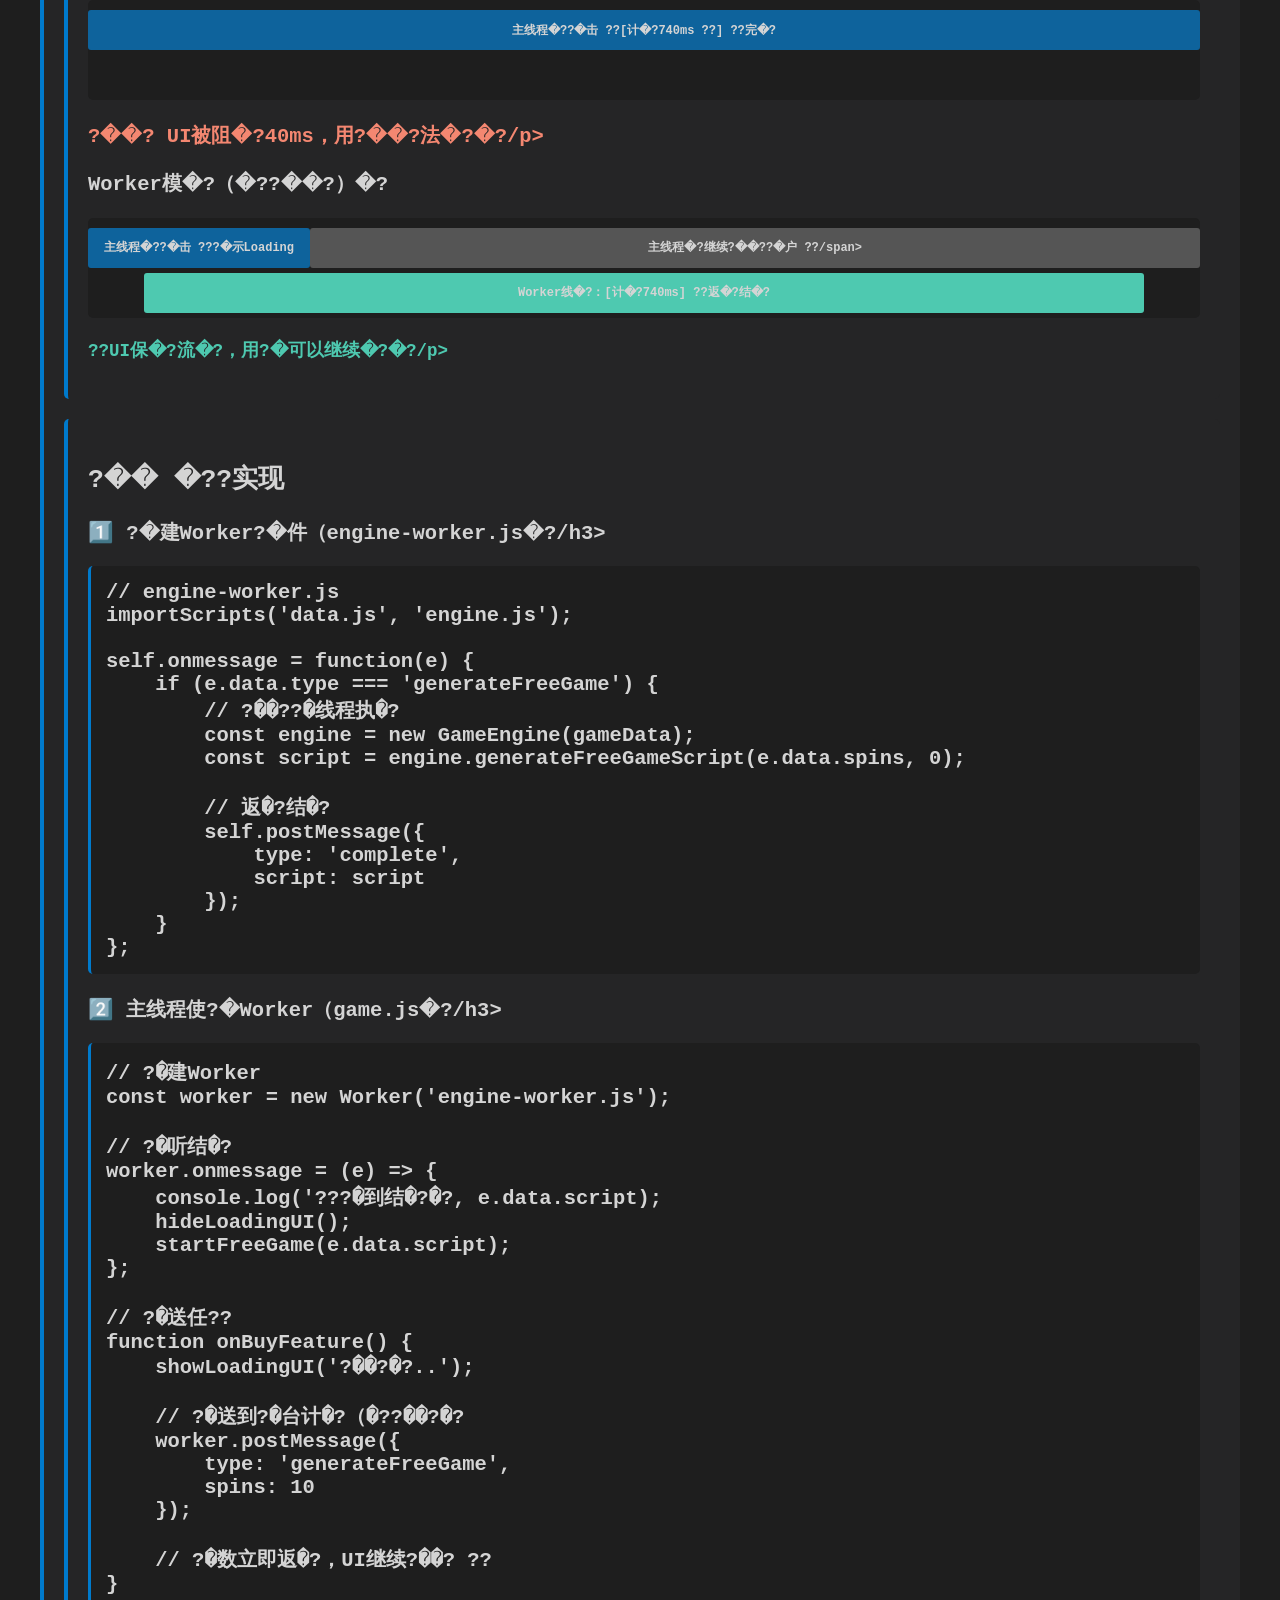
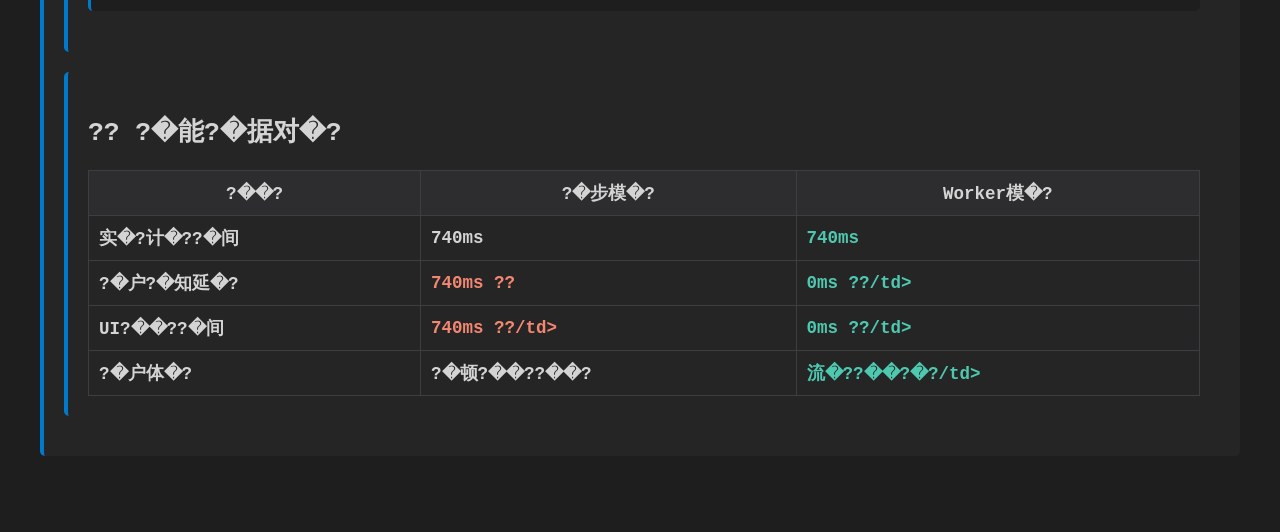
<file: demo/tests/worker_demo.html>
<!DOCTYPE html>
<html>
<head>
    <meta charset="UTF-8">
    <title>Web Worker ?��?演示</title>
    <style>
        body {
            font-family: 'Courier New', monospace;
            background: #1e1e1e;
            color: #d4d4d4;
            padding: 20px;
            font-size: 14px;
        }
        .container {
            max-width: 1200px;
            margin: 0 auto;
        }
        .demo-section {
            background: #252526;
            padding: 20px;
            border-radius: 5px;
            margin: 20px 0;
            border-left: 4px solid #007acc;
        }
        .comparison {
            display: grid;
            grid-template-columns: 1fr 1fr;
            gap: 20px;
            margin: 20px 0;
        }
        .method {
            background: #2d2d30;
            padding: 15px;
            border-radius: 5px;
        }
        .method.blocking { border-left: 4px solid #f48771; }
        .method.worker { border-left: 4px solid #4ec9b0; }
        
        button {
            background: #0e639c;
            color: white;
            border: none;
            padding: 12px 24px;
            font-size: 14px;
            cursor: pointer;
            border-radius: 3px;
            margin: 5px;
        }
        button:hover { background: #1177bb; }
        button:disabled {
            background: #555;
            cursor: not-allowed;
        }
        
        .timeline {
            position: relative;
            height: 100px;
            background: #1e1e1e;
            border-radius: 5px;
            margin: 20px 0;
            overflow: hidden;
        }
        .thread {
            position: absolute;
            height: 40px;
            border-radius: 3px;
            display: flex;
            align-items: center;
            justify-content: center;
            font-size: 12px;
            transition: all 0.3s;
        }
        .main-thread { top: 10px; background: #0e639c; }
        .worker-thread { top: 55px; background: #4ec9b0; }
        
        .status {
            padding: 10px;
            margin: 10px 0;
            border-radius: 3px;
            font-weight: bold;
        }
        .status.running { background: #4ec9b0; color: black; }
        .status.blocked { background: #f48771; color: black; }
        .status.waiting { background: #ce9178; color: black; }
        
        .interactive-demo {
            background: #2d2d30;
            padding: 20px;
            border-radius: 5px;
            margin: 20px 0;
        }
        
        .counter {
            font-size: 24px;
            color: #4ec9b0;
            margin: 10px 0;
        }
        
        pre {
            background: #1e1e1e;
            padding: 15px;
            border-radius: 5px;
            overflow-x: auto;
            border-left: 3px solid #007acc;
        }
        
        .code-example {
            margin: 20px 0;
        }
        
        .architecture {
            display: grid;
            grid-template-columns: 1fr auto 1fr;
            gap: 20px;
            align-items: center;
            margin: 20px 0;
        }
        
        .box {
            background: #2d2d30;
            padding: 20px;
            border-radius: 5px;
            text-align: center;
        }
        
        .arrow {
            font-size: 30px;
            color: #4ec9b0;
        }
    </style>
</head>
<body>
    <div class="container">
        <h1>?�� Web Worker ?��? - 互动演示</h1>
        
        <!-- ?��?说�? -->
        <div class="demo-section">
            <h2>?? 什么是Web Worker�?/h2>
            <p><strong>Web Worker = JavaScript?��?线�??�??/strong></p>
            <p>?�许?��??�线程执行代?��?不阻塞UI主线�?/p>
            
            <div class="architecture">
                <div class="box">
                    <h3>主线程�?UI�?/h3>
                    <p>??处�??�户交�?</p>
                    <p>???�新?�面</p>
                    <p>???��??�击</p>
                    <p>???�放?�画</p>
                </div>
                
                <div class="arrow">??/div>
                
                <div class="box">
                    <h3>Worker线�?</h3>
                    <p>?��? ?��?计�?</p>
                    <p>?��? ?��??�本</p>
                    <p>?��? BFS?�找</p>
                    <p>?��? ?�据处�?</p>
                </div>
            </div>
        </div>
        
        <!-- 对�?演示 -->
        <div class="demo-section">
            <h2>???��?对�? - 互动测�?</h2>
            
            <div class="comparison">
                <!-- ?��?模�? -->
                <div class="method blocking">
                    <h3>???�步模�?（�??��?</h3>
                    <p>计�?会阻塞UI，�??��?法�?�?/p>
                    
                    <button id="blockingBtn">开始�?步计算�??��?740ms�?/button>
                    
                    <div class="status" id="blockingStatus">等�?测�?</div>
                    
                    <div class="interactive-demo">
                        <p>尝�??�击计数?��?</p>
                        <div class="counter" id="blockingCounter" onclick="incrementCounter('blocking')">0</div>
                        <small>计�??�间?�击?��? ?��?</small>
                    </div>
                </div>
                
                <!-- Worker模�? -->
                <div class="method worker">
                    <h3>??Worker模�?（�??��?�?/h3>
                    <p>计�??��??�执行�?UI保�??��?</p>
                    
                    <button id="workerBtn">开始Worker计�?（�??��?�?/button>
                    
                    <div class="status" id="workerStatus">等�?测�?</div>
                    
                    <div class="interactive-demo">
                        <p>尝�??�击计数?��?</p>
                        <div class="counter" id="workerCounter" onclick="incrementCounter('worker')">0</div>
                        <small>计�??�间仍可?�击 ??/small>
                    </div>
                </div>
            </div>
        </div>
        
        <!-- ?�间线可视�? -->
        <div class="demo-section">
            <h2>?? ?��??�间线可视�?</h2>
            
            <h3>?�步模�?（阻塞�?�?/h3>
            <div class="timeline" id="blockingTimeline">
                <div class="thread main-thread" style="left: 0; width: 100%;">
                    <span>主线程�??�击 ??[计�?740ms ??] ??完�?</span>
                </div>
            </div>
            <p style="color: #f48771;">?��? UI被阻�?40ms，用?��?法�?�?/p>
            
            <h3>Worker模�?（�??��?）�?</h3>
            <div class="timeline" id="workerTimeline">
                <div class="thread main-thread" style="left: 0; width: 20%;">
                    <span>主线程�??�击 ???�示Loading</span>
                </div>
                <div class="thread main-thread" style="left: 20%; width: 80%; background: #555;">
                    <span>主线程�?继续?��??�户 ??/span>
                </div>
                <div class="thread worker-thread" style="left: 5%; width: 90%; background: #4ec9b0;">
                    <span>Worker线�?：[计�?740ms] ??返�?结�?</span>
                </div>
            </div>
            <p style="color: #4ec9b0;">??UI保�?流�?，用?�可以继续�?�?/p>
        </div>
        
        <!-- �??示�? -->
        <div class="demo-section">
            <h2>?�� �??实现</h2>
            
            <div class="code-example">
                <h3>1️⃣ ?�建Worker?�件（engine-worker.js�?/h3>
                <pre>// engine-worker.js
importScripts('data.js', 'engine.js');

self.onmessage = function(e) {
    if (e.data.type === 'generateFreeGame') {
        // ?��??�线程执�?
        const engine = new GameEngine(gameData);
        const script = engine.generateFreeGameScript(e.data.spins, 0);
        
        // 返�?结�?
        self.postMessage({
            type: 'complete',
            script: script
        });
    }
};</pre>
            </div>
            
            <div class="code-example">
                <h3>2️⃣ 主线程使?�Worker（game.js�?/h3>
                <pre>// ?�建Worker
const worker = new Worker('engine-worker.js');

// ?�听结�?
worker.onmessage = (e) => {
    console.log('???�到结�?�?, e.data.script);
    hideLoadingUI();
    startFreeGame(e.data.script);
};

// ?�送任??
function onBuyFeature() {
    showLoadingUI('?��?�?..');
    
    // ?�送到?�台计�?（�??��?�?
    worker.postMessage({
        type: 'generateFreeGame',
        spins: 10
    });
    
    // ?�数立即返�?，UI继续?��? ??
}</pre>
            </div>
        </div>
        
        <!-- ?�能?�据 -->
        <div class="demo-section">
            <h2>?? ?�能?�据对�?</h2>
            <table style="width: 100%; border-collapse: collapse;">
                <thead>
                    <tr style="background: #2d2d30;">
                        <th style="padding: 10px; border: 1px solid #3e3e42;">?��?</th>
                        <th style="padding: 10px; border: 1px solid #3e3e42;">?�步模�?</th>
                        <th style="padding: 10px; border: 1px solid #3e3e42;">Worker模�?</th>
                    </tr>
                </thead>
                <tbody>
                    <tr>
                        <td style="padding: 10px; border: 1px solid #3e3e42;">实�?计�??�间</td>
                        <td style="padding: 10px; border: 1px solid #3e3e42;">740ms</td>
                        <td style="padding: 10px; border: 1px solid #3e3e42; color: #4ec9b0;">740ms</td>
                    </tr>
                    <tr>
                        <td style="padding: 10px; border: 1px solid #3e3e42;">?�户?�知延�?</td>
                        <td style="padding: 10px; border: 1px solid #3e3e42; color: #f48771;">740ms ??</td>
                        <td style="padding: 10px; border: 1px solid #3e3e42; color: #4ec9b0;">0ms ??/td>
                    </tr>
                    <tr>
                        <td style="padding: 10px; border: 1px solid #3e3e42;">UI?��??�间</td>
                        <td style="padding: 10px; border: 1px solid #3e3e42; color: #f48771;">740ms ??/td>
                        <td style="padding: 10px; border: 1px solid #3e3e42; color: #4ec9b0;">0ms ??/td>
                    </tr>
                    <tr>
                        <td style="padding: 10px; border: 1px solid #3e3e42;">?�户体�?</td>
                        <td style="padding: 10px; border: 1px solid #3e3e42;">?�顿?��??��?</td>
                        <td style="padding: 10px; border: 1px solid #3e3e42; color: #4ec9b0;">流�??��?�?/td>
                    </tr>
                </tbody>
            </table>
        </div>
    </div>

    <script>
        let blockingCount = 0;
        let workerCount = 0;
        
        function incrementCounter(type) {
            if (type === 'blocking') {
                blockingCount++;
                document.getElementById('blockingCounter').textContent = blockingCount;
            } else {
                workerCount++;
                document.getElementById('workerCounter').textContent = workerCount;
            }
        }
        
        // 模�??��?计�?
        document.getElementById('blockingBtn').addEventListener('click', function() {
            const btn = this;
            const status = document.getElementById('blockingStatus');
            
            btn.disabled = true;
            status.className = 'status blocked';
            status.textContent = '?��? UI已阻塞�?尝�??�击计数?��??��?�?;
            
            // ?�步?��?740ms
            const start = Date.now();
            while (Date.now() - start < 740) {
                // ?��?主线�?
            }
            
            status.className = 'status running';
            status.textContent = '??完�?！�?但�???40ms?��??��?�?;
            btn.disabled = false;
        });
        
        // 模�?Worker计�?
        document.getElementById('workerBtn').addEventListener('click', function() {
            const btn = this;
            const status = document.getElementById('workerStatus');
            
            btn.disabled = true;
            status.className = 'status running';
            status.textContent = '?��? ?�台计�?中�?尝�??�击计数?��??��?！�?';
            
            // 使用setTimeout模�?异步（Worker?��??��?�?
            setTimeout(() => {
                status.className = 'status running';
                status.textContent = '??完�?！�??�间UI一?�可?��?';
                btn.disabled = false;
            }, 740);
        });
    </script>
</body>
</html>
</file>
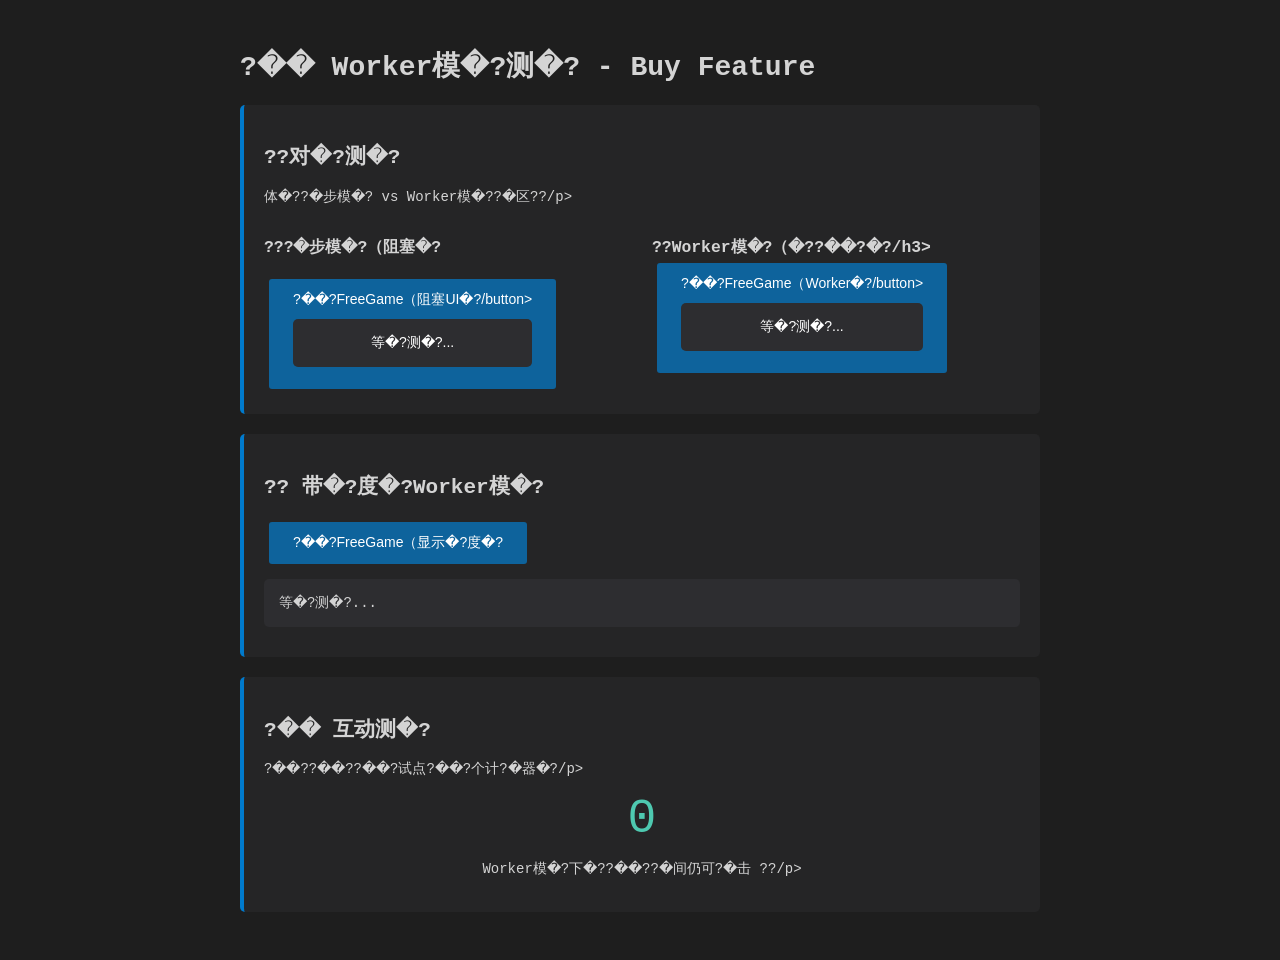
<file: demo/tests/worker_test.html>
<!DOCTYPE html>
<html>
<head>
    <meta charset="UTF-8">
    <title>Worker测�? - Buy Feature</title>
    <style>
        body {
            font-family: 'Courier New', monospace;
            background: #1e1e1e;
            color: #d4d4d4;
            padding: 20px;
            font-size: 14px;
        }
        .container {
            max-width: 800px;
            margin: 0 auto;
        }
        .section {
            background: #252526;
            padding: 20px;
            border-radius: 5px;
            margin: 20px 0;
            border-left: 4px solid #007acc;
        }
        button {
            background: #0e639c;
            color: white;
            border: none;
            padding: 12px 24px;
            font-size: 14px;
            cursor: pointer;
            border-radius: 3px;
            margin: 5px;
        }
        button:hover { background: #1177bb; }
        button:disabled {
            background: #555;
            cursor: not-allowed;
        }
        .result {
            background: #2d2d30;
            padding: 15px;
            border-radius: 5px;
            margin: 10px 0;
        }
        .time { color: #4ec9b0; font-weight: bold; }
        .error { color: #f48771; }
        .success { color: #4ec9b0; }
        
        /* Loading UI */
        #loadingOverlay {
            position: fixed;
            top: 0;
            left: 0;
            width: 100%;
            height: 100%;
            background: rgba(0, 0, 0, 0.8);
            display: none;
            justify-content: center;
            align-items: center;
            z-index: 9999;
        }
        .loading-content {
            text-align: center;
            color: white;
        }
        .spinner {
            border: 4px solid rgba(255, 255, 255, 0.3);
            border-top: 4px solid white;
            border-radius: 50%;
            width: 50px;
            height: 50px;
            animation: spin 1s linear infinite;
            margin: 0 auto 20px;
        }
        @keyframes spin {
            0% { transform: rotate(0deg); }
            100% { transform: rotate(360deg); }
        }
        .progress-bar {
            width: 300px;
            height: 20px;
            background: #2d2d30;
            border-radius: 10px;
            margin: 10px auto;
            overflow: hidden;
        }
        .progress-fill {
            height: 100%;
            background: linear-gradient(90deg, #0e639c, #4ec9b0);
            width: 0%;
            transition: width 0.3s;
        }
    </style>
</head>
<body>
    <div class="container">
        <h1>?�� Worker模�?测�? - Buy Feature</h1>
        
        <div class="section">
            <h2>??对�?测�?</h2>
            <p>体�??�步模�? vs Worker模�??�区??/p>
            
            <div style="display: grid; grid-template-columns: 1fr 1fr; gap: 20px;">
                <div>
                    <h3>???�步模�?（阻塞�?</h3>
                    <button id="syncBtn">?��?FreeGame（阻塞UI�?/button>
                    <div id="syncResult" class="result">等�?测�?...</div>
                </div>
                
                <div>
                    <h3>??Worker模�?（�??��?�?/h3>
                    <button id="workerBtn">?��?FreeGame（Worker�?/button>
                    <div id="workerResult" class="result">等�?测�?...</div>
                </div>
            </div>
        </div>
        
        <div class="section">
            <h2>?? 带�?度�?Worker模�?</h2>
            <button id="progressBtn">?��?FreeGame（显示�?度�?</button>
            <div id="progressResult" class="result">等�?测�?...</div>
        </div>
        
        <div class="section">
            <h2>?�� 互动测�?</h2>
            <p>?��??��??��?试点?��?个计?�器�?/p>
            <div style="text-align: center;">
                <div style="font-size: 48px; color: #4ec9b0; cursor: pointer; user-select: none;" onclick="incrementCounter()">
                    <span id="counter">0</span>
                </div>
                <p>Worker模�?下�??��??�间仍可?�击 ??/p>
            </div>
        </div>
    </div>
    
    <!-- Loading UI -->
    <div id="loadingOverlay">
        <div class="loading-content">
            <div class="spinner"></div>
            <p id="loadingMessage" style="font-size: 18px;">?��?�?..</p>
            <div class="progress-bar">
                <div class="progress-fill" id="progressFill"></div>
            </div>
            <p id="progressText">0%</p>
        </div>
    </div>

    <script src="../data.js"></script>
    <script src="../engine.js"></script>
    <script>
        let worker = null;
        let counter = 0;
        
        function incrementCounter() {
            counter++;
            document.getElementById('counter').textContent = counter;
        }
        
        function showLoading(message = '?��?�?..', showProgress = false) {
            document.getElementById('loadingOverlay').style.display = 'flex';
            document.getElementById('loadingMessage').textContent = message;
            
            if (showProgress) {
                document.querySelector('.progress-bar').style.display = 'block';
                document.getElementById('progressText').style.display = 'block';
            } else {
                document.querySelector('.progress-bar').style.display = 'none';
                document.getElementById('progressText').style.display = 'none';
            }
        }
        
        function hideLoading() {
            document.getElementById('loadingOverlay').style.display = 'none';
        }
        
        function updateProgress(percent) {
            document.getElementById('progressFill').style.width = percent + '%';
            document.getElementById('progressText').textContent = percent + '%';
        }
        
        // ?��??�Worker
        try {
            worker = new Worker('../workers/engine-worker.js');
            
            worker.onmessage = function(e) {
                const { type, script, duration, current, total, percent, error } = e.data;
                
                if (type === 'freeGameComplete') {
                    hideLoading();
                    
                    const result = `
                        <div class="success">???��?完�?�?/div>
                        <div>?�时: <span class="time">${duration || '?'}ms</span></div>
                        <div>?�Spin?? ${script.spins.length}</div>
                        <div>?��??? ${script.totalScore.toLocaleString()}</div>
                        <div>Wild?�数: ${script.startWildCount} ??${script.endWildCount}</div>
                    `;
                    
                    if (document.getElementById('workerResult').textContent === '???��?�?..') {
                        document.getElementById('workerResult').innerHTML = result;
                    } else {
                        document.getElementById('progressResult').innerHTML = result;
                    }
                    
                } else if (type === 'progress') {
                    updateProgress(percent);
                    showLoading(`?��?�?.. ${current}/${total}`, true);
                    
                } else if (type === 'error') {
                    hideLoading();
                    const errorMsg = `<div class="error">???�误: ${error.message}</div>`;
                    document.getElementById('workerResult').innerHTML = errorMsg;
                }
            };
            
            worker.onerror = function(error) {
                console.error('Worker?�误:', error);
                hideLoading();
                alert('Worker?�误，请检?�控?�台');
            };
            
            console.log('??Worker?��??��???);
            
        } catch (error) {
            console.error('??Worker不支??', error);
            alert('浏�??��??��?Worker，请使用?�代浏�??��??�地?�务?��?�?);
        }
        
        // ?�步模�?测�?
        document.getElementById('syncBtn').addEventListener('click', function() {
            const btn = this;
            const result = document.getElementById('syncResult');
            
            btn.disabled = true;
            result.innerHTML = '<div class="error">?��? UI已阻塞�?尝�??�击计数?��??��?�?/div>';
            
            // 强制UI?�新
            setTimeout(() => {
                const startTime = performance.now();
                
                const engine = new GameEngine(gameData);
                const script = engine.generateFreeGameScript(10, 0);
                
                const duration = Math.round(performance.now() - startTime);
                
                result.innerHTML = `
                    <div class="success">??完�?（�??��?${duration}ms?��??��?�?/div>
                    <div>?�时: <span class="time">${duration}ms</span></div>
                    <div>?�Spin?? ${script.spins.length}</div>
                    <div>?��??? ${script.totalScore.toLocaleString()}</div>
                `;
                
                btn.disabled = false;
            }, 10);
        });
        
        // Worker模�?测�?
        document.getElementById('workerBtn').addEventListener('click', function() {
            if (!worker) {
                alert('Worker?��?始�?');
                return;
            }
            
            const btn = this;
            const result = document.getElementById('workerResult');
            
            btn.disabled = true;
            result.textContent = '???��?�?..';
            showLoading('Worker?��?中�?UI保�??��? ??);
            
            worker.postMessage({
                type: 'generateFreeGame',
                spins: 10,
                wildCount: 0
            });
            
            // ?�钮延�??��?（�?Worker完�?�?
            setTimeout(() => {
                btn.disabled = false;
            }, 1000);
        });
        
        // 带�?度�?Worker测�?
        document.getElementById('progressBtn').addEventListener('click', function() {
            if (!worker) {
                alert('Worker?��?始�?');
                return;
            }
            
            const btn = this;
            const result = document.getElementById('progressResult');
            
            btn.disabled = true;
            result.textContent = '???��?�?..';
            showLoading('?��?�?..', true);
            updateProgress(0);
            
            worker.postMessage({
                type: 'generateFreeGameWithProgress',
                spins: 10,
                wildCount: 0
            });
            
            setTimeout(() => {
                btn.disabled = false;
            }, 1000);
        });
    </script>
</body>
</html>
</file>
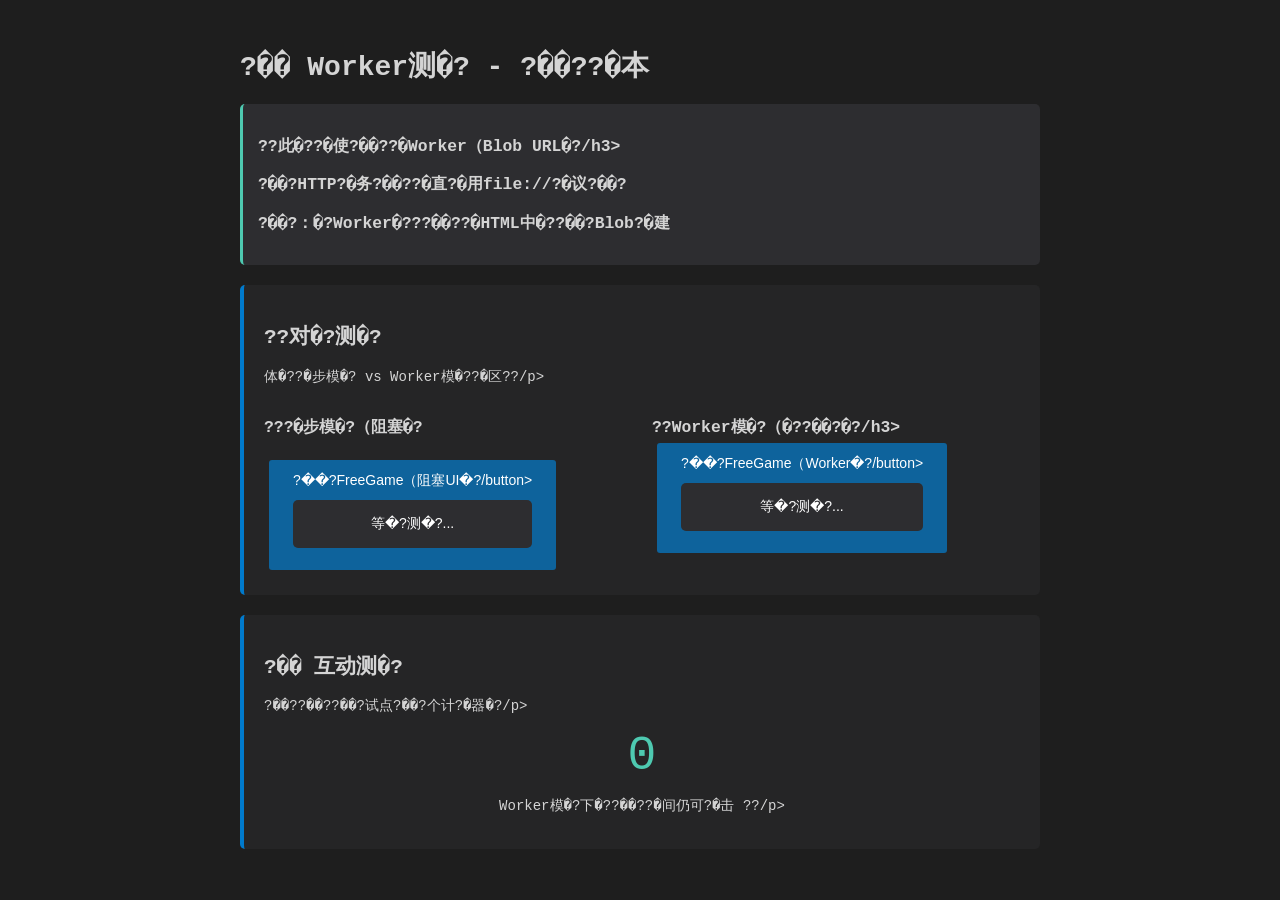
<file: demo/tests/worker_test_inline.html>
<!DOCTYPE html>
<html>
<head>
    <meta charset="UTF-8">
    <title>Worker测�? - ?��??�本（�??�?�务?��?</title>
    <style>
        body {
            font-family: 'Courier New', monospace;
            background: #1e1e1e;
            color: #d4d4d4;
            padding: 20px;
            font-size: 14px;
        }
        .container {
            max-width: 800px;
            margin: 0 auto;
        }
        .section {
            background: #252526;
            padding: 20px;
            border-radius: 5px;
            margin: 20px 0;
            border-left: 4px solid #007acc;
        }
        .info {
            background: #2d2d30;
            padding: 15px;
            border-radius: 5px;
            margin: 10px 0;
            border-left: 3px solid #4ec9b0;
        }
        button {
            background: #0e639c;
            color: white;
            border: none;
            padding: 12px 24px;
            font-size: 14px;
            cursor: pointer;
            border-radius: 3px;
            margin: 5px;
        }
        button:hover { background: #1177bb; }
        button:disabled {
            background: #555;
            cursor: not-allowed;
        }
        .result {
            background: #2d2d30;
            padding: 15px;
            border-radius: 5px;
            margin: 10px 0;
        }
        .time { color: #4ec9b0; font-weight: bold; }
        .error { color: #f48771; }
        .success { color: #4ec9b0; }
        
        #loadingOverlay {
            position: fixed;
            top: 0;
            left: 0;
            width: 100%;
            height: 100%;
            background: rgba(0, 0, 0, 0.8);
            display: none;
            justify-content: center;
            align-items: center;
            z-index: 9999;
        }
        .loading-content {
            text-align: center;
            color: white;
        }
        .spinner {
            border: 4px solid rgba(255, 255, 255, 0.3);
            border-top: 4px solid white;
            border-radius: 50%;
            width: 50px;
            height: 50px;
            animation: spin 1s linear infinite;
            margin: 0 auto 20px;
        }
        @keyframes spin {
            0% { transform: rotate(0deg); }
            100% { transform: rotate(360deg); }
        }
        .progress-bar {
            width: 300px;
            height: 20px;
            background: #2d2d30;
            border-radius: 10px;
            margin: 10px auto;
            overflow: hidden;
        }
        .progress-fill {
            height: 100%;
            background: linear-gradient(90deg, #0e639c, #4ec9b0);
            width: 0%;
            transition: width 0.3s;
        }
    </style>
</head>
<body>
    <div class="container">
        <h1>?�� Worker测�? - ?��??�本</h1>
        
        <div class="info">
            <h3>??此�??�使?��??�Worker（Blob URL�?/h3>
            <p>?��?HTTP?�务?��??�直?�用file://?�议?��?</p>
            <p>?��?：�?Worker�???��??�HTML中�??��?Blob?�建</p>
        </div>
        
        <div class="section">
            <h2>??对�?测�?</h2>
            <p>体�??�步模�? vs Worker模�??�区??/p>
            
            <div style="display: grid; grid-template-columns: 1fr 1fr; gap: 20px;">
                <div>
                    <h3>???�步模�?（阻塞�?</h3>
                    <button id="syncBtn">?��?FreeGame（阻塞UI�?/button>
                    <div id="syncResult" class="result">等�?测�?...</div>
                </div>
                
                <div>
                    <h3>??Worker模�?（�??��?�?/h3>
                    <button id="workerBtn">?��?FreeGame（Worker�?/button>
                    <div id="workerResult" class="result">等�?测�?...</div>
                </div>
            </div>
        </div>
        
        <div class="section">
            <h2>?�� 互动测�?</h2>
            <p>?��??��??��?试点?��?个计?�器�?/p>
            <div style="text-align: center;">
                <div style="font-size: 48px; color: #4ec9b0; cursor: pointer; user-select: none;" onclick="incrementCounter()">
                    <span id="counter">0</span>
                </div>
                <p>Worker模�?下�??��??�间仍可?�击 ??/p>
            </div>
        </div>
    </div>
    
    <div id="loadingOverlay">
        <div class="loading-content">
            <div class="spinner"></div>
            <p id="loadingMessage" style="font-size: 18px;">?��?�?..</p>
            <div class="progress-bar">
                <div class="progress-fill" id="progressFill"></div>
            </div>
            <p id="progressText">0%</p>
        </div>
    </div>

    <script src="../data.js"></script>
    <script src="../engine.js"></script>
    <script>
        let worker = null;
        let counter = 0;
        
        function incrementCounter() {
            counter++;
            document.getElementById('counter').textContent = counter;
        }
        
        function showLoading(message = '?��?�?..', showProgress = false) {
            document.getElementById('loadingOverlay').style.display = 'flex';
            document.getElementById('loadingMessage').textContent = message;
            
            if (showProgress) {
                document.querySelector('.progress-bar').style.display = 'block';
                document.getElementById('progressText').style.display = 'block';
            } else {
                document.querySelector('.progress-bar').style.display = 'none';
                document.getElementById('progressText').style.display = 'none';
            }
        }
        
        function hideLoading() {
            document.getElementById('loadingOverlay').style.display = 'none';
        }
        
        function updateProgress(percent) {
            document.getElementById('progressFill').style.width = percent + '%';
            document.getElementById('progressText').textContent = percent + '%';
        }
        
        // ?�建?��?Worker（使?�Blob URL，避?�file://?�议?�制�?
        function createInlineWorker() {
            // Worker�??（�?符串形�?�?
            const workerCode = `
                // ?�Worker中�?法直?�导?��??�要通�?postMessage传递数??
                let gameData = null;
                let GameEngine = null;
                
                // ?�听消息
                self.onmessage = function(e) {
                    const { type, gameData: data, GameEngineCode } = e.data;
                    
                    if (type === 'init') {
                        // ?��??��??�收gameData?�GameEngine�??
                        gameData = data;
                        
                        // ?�态执行GameEngine�??
                        try {
                            eval(GameEngineCode);
                            self.postMessage({ type: 'initComplete' });
                            console.log('??Worker?��??��???);
                        } catch (error) {
                            self.postMessage({ 
                                type: 'error', 
                                error: { message: 'Worker?��??�失�? ' + error.message } 
                            });
                        }
                        
                    } else if (type === 'generateFreeGame') {
                        try {
                            const startTime = performance.now();
                            
                            const engine = new GameEngine(gameData);
                            const script = engine.generateFreeGameScript(e.data.spins || 10, e.data.wildCount || 0);
                            
                            const duration = Math.round(performance.now() - startTime);
                            
                            self.postMessage({
                                type: 'freeGameComplete',
                                script: script,
                                duration: duration
                            });
                        } catch (error) {
                            self.postMessage({ 
                                type: 'error', 
                                error: { message: error.message, stack: error.stack } 
                            });
                        }
                    }
                };
            `;
            
            // ?�建Blob URL
            const blob = new Blob([workerCode], { type: 'application/javascript' });
            const blobURL = URL.createObjectURL(blob);
            
            return new Worker(blobURL);
        }
        
        // ?��??�Worker
        try {
            worker = createInlineWorker();
            
            worker.onmessage = function(e) {
                const { type, script, duration, error } = e.data;
                
                if (type === 'initComplete') {
                    console.log('??Worker?��??��??��??��?模�?�?);
                    
                } else if (type === 'freeGameComplete') {
                    hideLoading();
                    
                    const result = `
                        <div class="success">???��?完�?�?/div>
                        <div>?�时: <span class="time">${duration || '?'}ms</span></div>
                        <div>?�Spin?? ${script.spins.length}</div>
                        <div>?��??? ${script.totalScore.toLocaleString()}</div>
                        <div>Wild?�数: ${script.startWildCount} ??${script.endWildCount}</div>
                    `;
                    
                    document.getElementById('workerResult').innerHTML = result;
                    
                } else if (type === 'error') {
                    hideLoading();
                    const errorMsg = `<div class="error">???�误: ${error.message}</div>`;
                    document.getElementById('workerResult').innerHTML = errorMsg;
                    console.error('Worker?�误:', error);
                }
            };
            
            worker.onerror = function(error) {
                console.error('Worker?�误:', error);
                hideLoading();
                alert('Worker?�误，请检?�控?�台');
            };
            
            // ?�送�?始�??�据
            // ?�要�?GameEngine类�?�??转为字符�?
            const GameEngineCode = GameEngine.toString() + '\n' + 
                                   'self.GameEngine = ' + GameEngine.toString() + ';';
            
            worker.postMessage({
                type: 'init',
                gameData: gameData,
                GameEngineCode: GameEngineCode
            });
            
        } catch (error) {
            console.error('??Worker?�建失败:', error);
            alert('Worker不支?? ' + error.message);
        }
        
        // ?�步模�?测�?
        document.getElementById('syncBtn').addEventListener('click', function() {
            const btn = this;
            const result = document.getElementById('syncResult');
            
            btn.disabled = true;
            result.innerHTML = '<div class="error">?��? UI已阻塞�?尝�??�击计数?��??��?�?/div>';
            
            setTimeout(() => {
                const startTime = performance.now();
                
                const engine = new GameEngine(gameData);
                const script = engine.generateFreeGameScript(10, 0);
                
                const duration = Math.round(performance.now() - startTime);
                
                result.innerHTML = `
                    <div class="success">??完�?（�??��?${duration}ms?��??��?�?/div>
                    <div>?�时: <span class="time">${duration}ms</span></div>
                    <div>?�Spin?? ${script.spins.length}</div>
                    <div>?��??? ${script.totalScore.toLocaleString()}</div>
                `;
                
                btn.disabled = false;
            }, 10);
        });
        
        // Worker模�?测�?
        document.getElementById('workerBtn').addEventListener('click', function() {
            if (!worker) {
                alert('Worker?��?始�?');
                return;
            }
            
            const btn = this;
            const result = document.getElementById('workerResult');
            
            btn.disabled = true;
            result.textContent = '???��?�?..';
            showLoading('Worker?��?中�?UI保�??��? ??);
            
            worker.postMessage({
                type: 'generateFreeGame',
                spins: 10,
                wildCount: 0
            });
            
            setTimeout(() => {
                btn.disabled = false;
            }, 1000);
        });
    </script>
</body>
</html>
</file>
